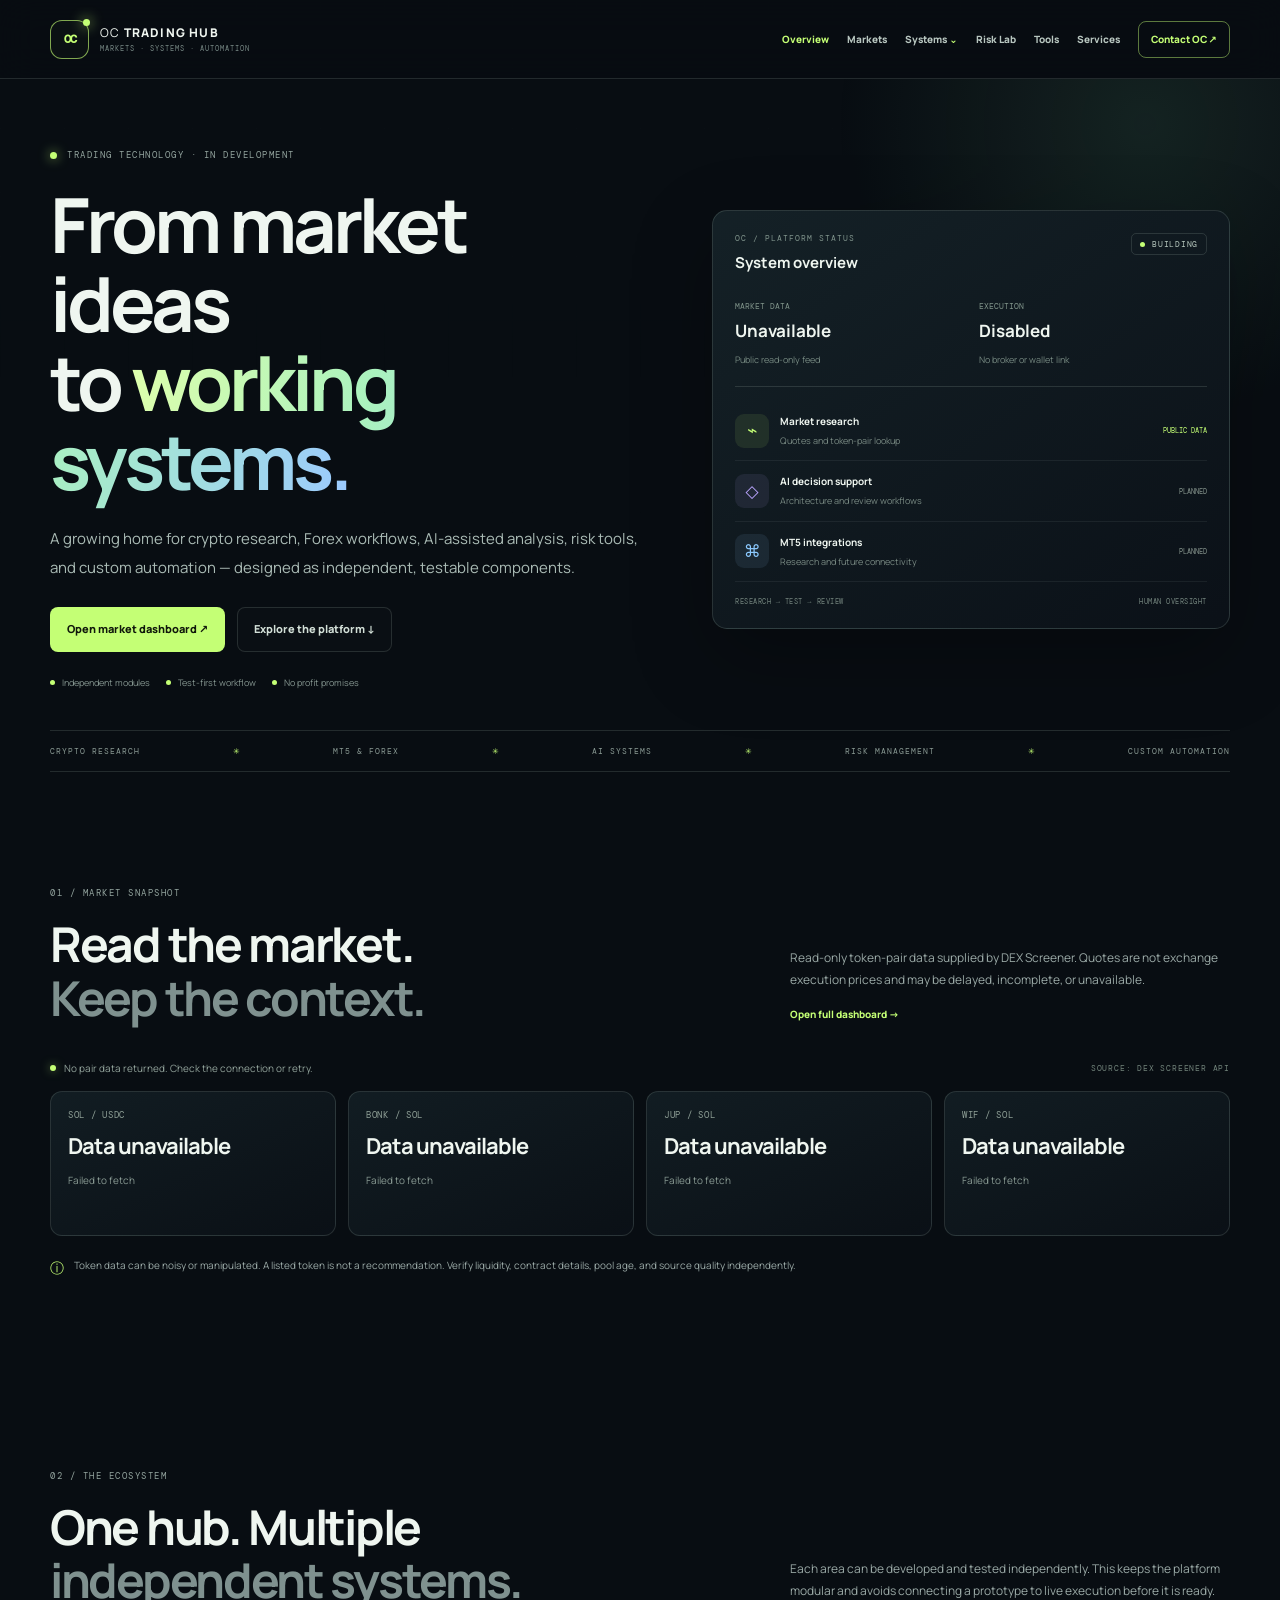
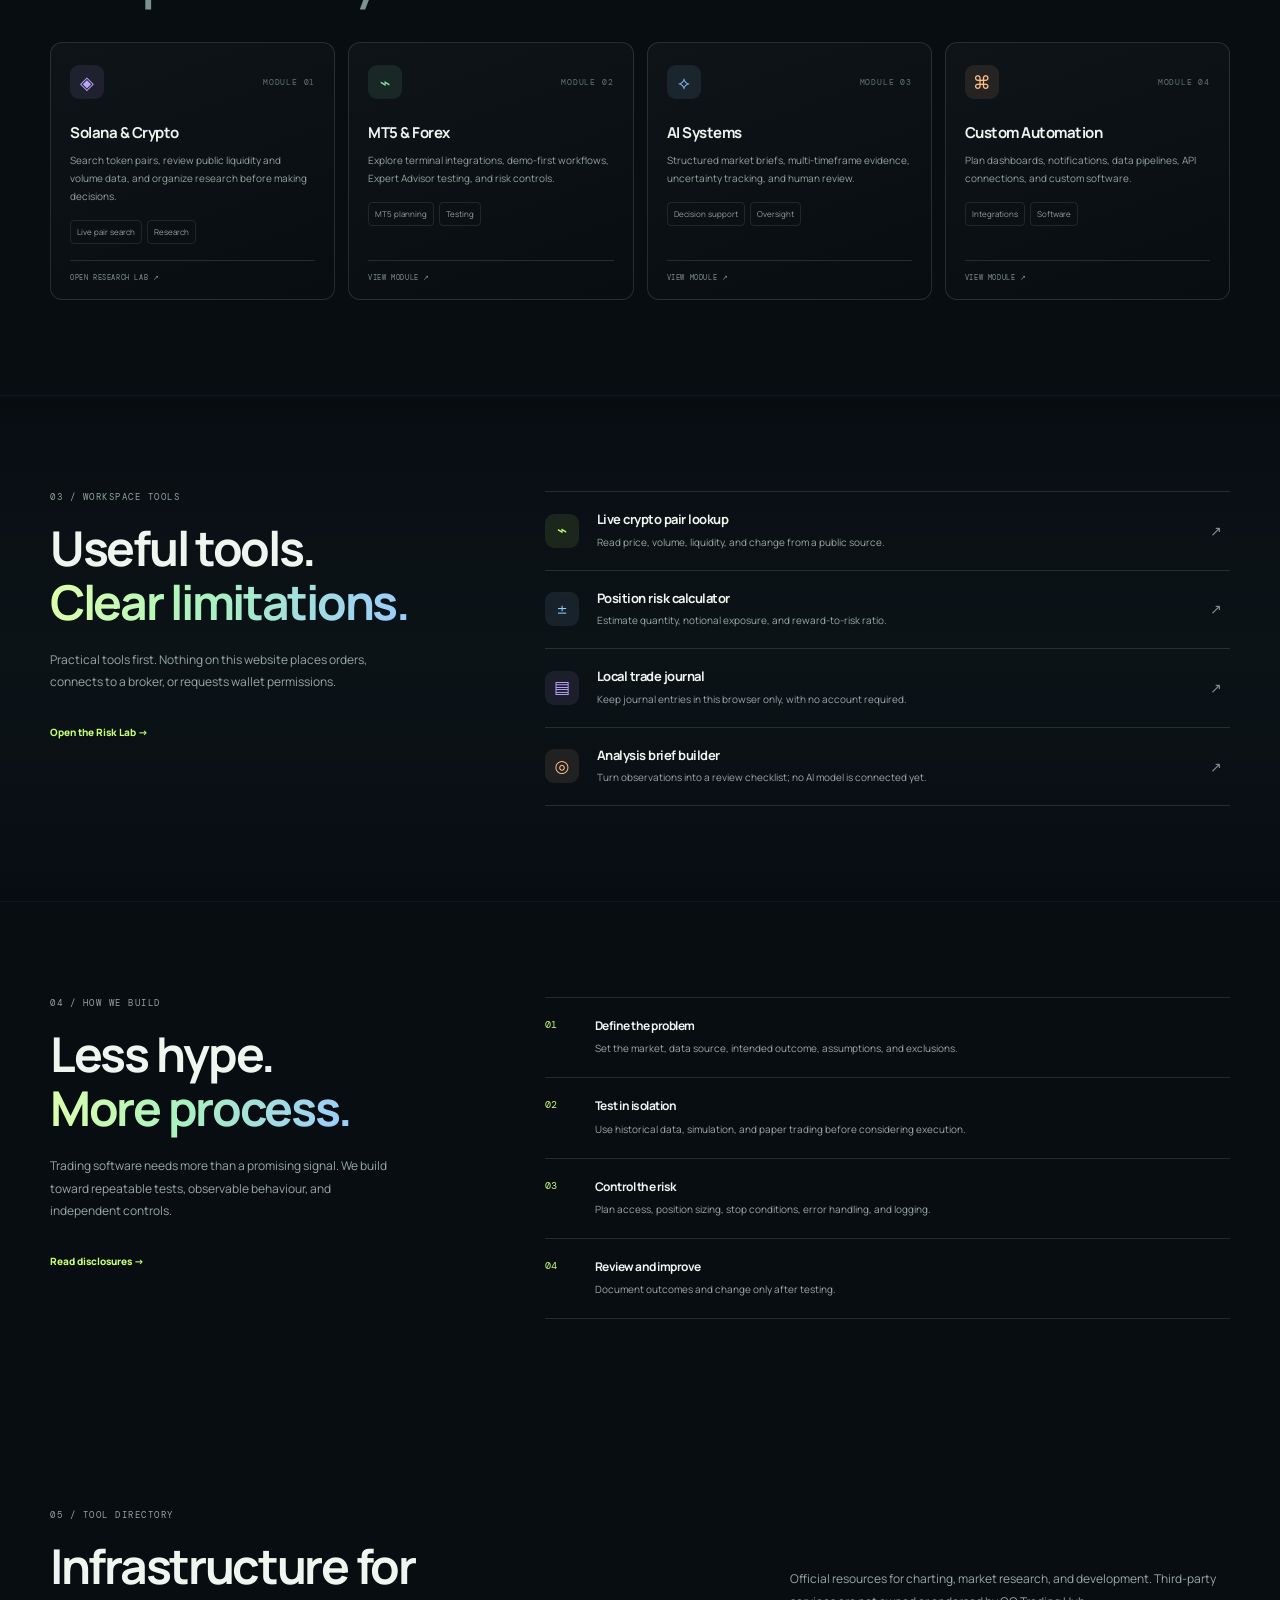
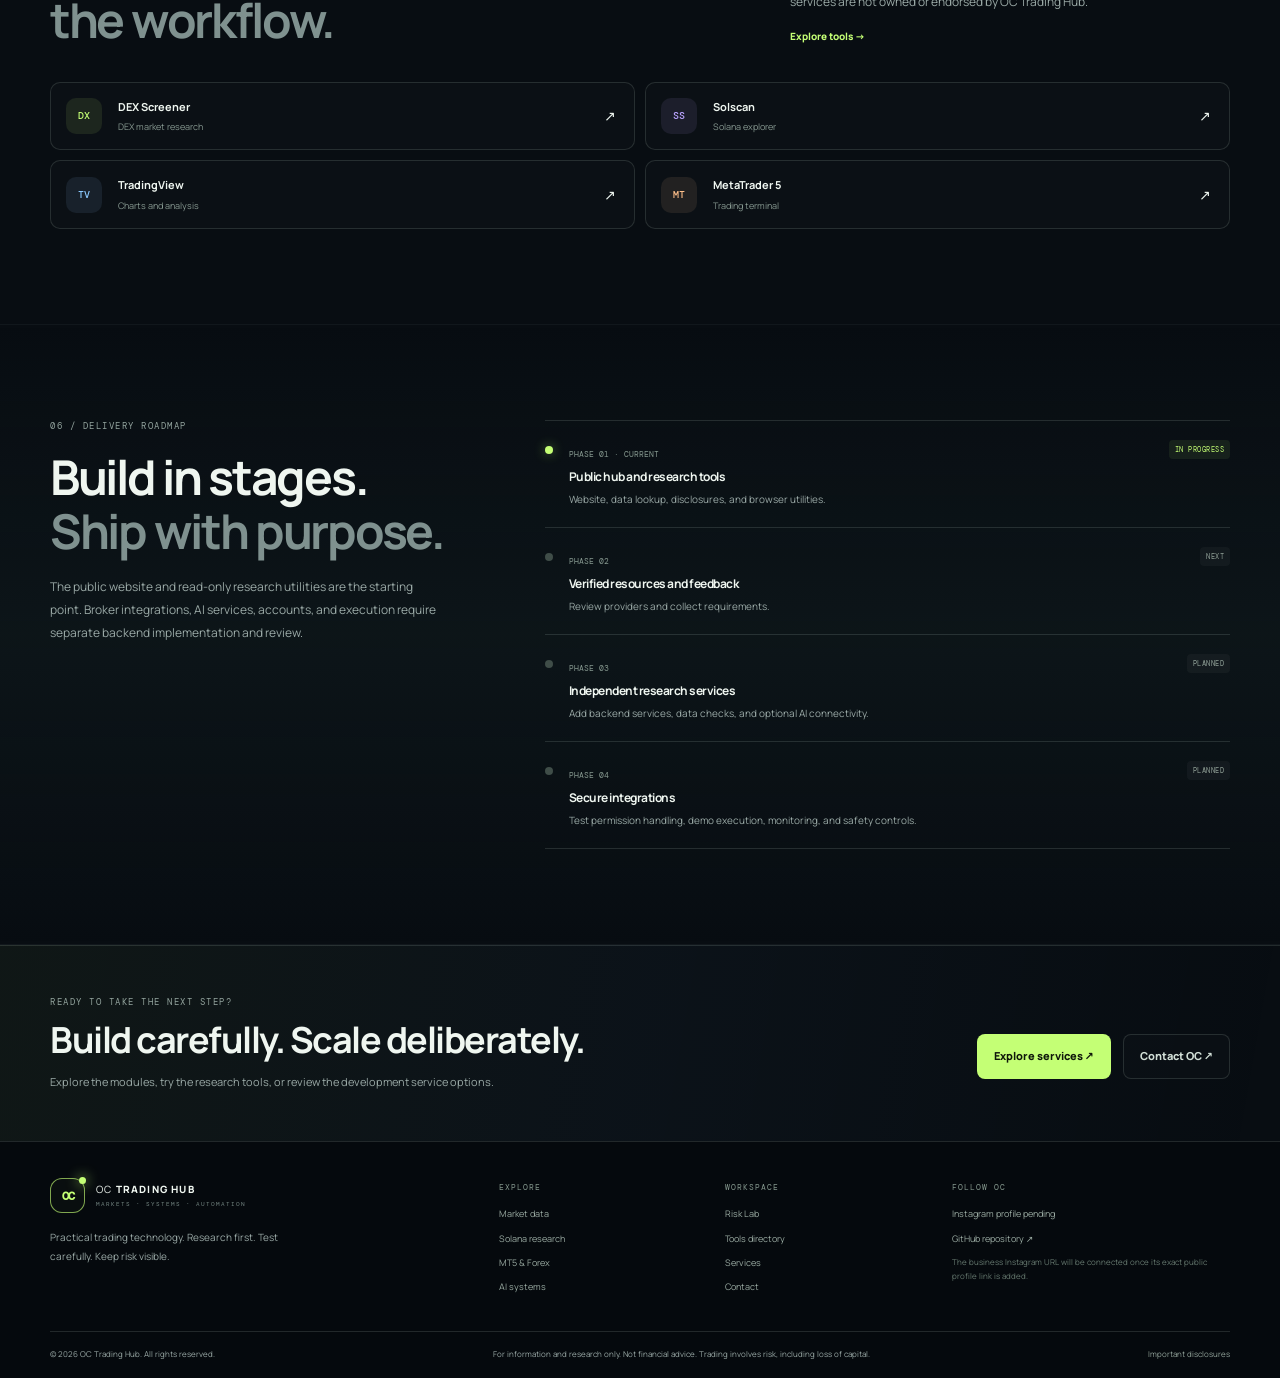
<file: index.html>
<!doctype html><html lang="en"><head><meta charset="utf-8"><meta name="viewport" content="width=device-width, initial-scale=1"><meta name="theme-color" content="#090e13"><meta name="description" content="A modular hub for crypto research, MT5 and Forex workflows, AI-assisted analysis, risk tools, and custom automation."><meta property="og:title" content="OC Trading Hub — Trading Technology & Research"><meta property="og:description" content="A modular hub for crypto research, MT5 and Forex workflows, AI-assisted analysis, risk tools, and custom automation."><meta property="og:type" content="website"><title>OC Trading Hub — Trading Technology & Research</title><link rel="icon" type="image/svg+xml" href="favicon.svg"><link rel="preconnect" href="https://fonts.googleapis.com"><link rel="preconnect" href="https://fonts.gstatic.com" crossorigin><link href="https://fonts.googleapis.com/css2?family=DM+Mono:wght@400;500&family=Manrope:wght@400;500;600;700;800&display=swap" rel="stylesheet"><link rel="stylesheet" href="styles.css"><script src="site-config.js" defer></script><script src="script.js" defer></script></head><body data-page="index"><a class="skip-link" href="#main">Skip to content</a><header class="site-header"><div class="container nav-wrap"><a class="brand" href="index.html" aria-label="OC Trading Hub home"><span class="brand-mark">OC<i></i></span><span class="brand-text">OC <b>TRADING HUB</b><small>MARKETS · SYSTEMS · AUTOMATION</small></span></a><button class="menu-toggle" id="menuToggle" aria-expanded="false" aria-controls="primaryNav" aria-label="Open navigation"><span></span><span></span></button><nav class="nav-links" id="primaryNav" aria-label="Main navigation"><a data-nav="home" href="index.html">Overview</a><a data-nav="markets" href="markets.html">Markets</a><details class="nav-dropdown"><summary>Systems <span>⌄</span></summary><div class="dropdown-menu"><a href="solana.html">Solana Research</a><a href="forex.html">MT5 &amp; Forex</a><a href="ai-systems.html">AI Systems</a><a href="automation.html">Custom Automation</a></div></details><a data-nav="risk" href="risk-lab.html">Risk Lab</a><a data-nav="tools" href="tools.html">Tools</a><a data-nav="services" href="services.html">Services</a><a class="nav-cta" href="contact.html">Contact OC ↗</a></nav></div></header><main id="main"><section class="hero section hero-home"><div class="hero-glow glow-a" aria-hidden="true"></div><div class="container hero-layout"><div class="hero-copy"><div class="eyebrow"><span class="pulse-dot"></span> TRADING TECHNOLOGY · IN DEVELOPMENT</div><h1>From market ideas<br>to <span class="gradient-text">working systems.</span></h1><p class="hero-lead">A growing home for crypto research, Forex workflows, AI-assisted analysis, risk tools, and custom automation — designed as independent, testable components.</p><div class="hero-actions"><a class="button button-primary" href="markets.html">Open market dashboard ↗</a><a class="button button-quiet" href="#ecosystem">Explore the platform ↓</a></div><div class="hero-points"><span><i></i> Independent modules</span><span><i></i> Test-first workflow</span><span><i></i> No profit promises</span></div></div><div class="hero-console"><div class="console-head"><div><span class="console-kicker">OC / PLATFORM STATUS</span><strong>System overview</strong></div><span class="status-dot">BUILDING</span></div><div class="console-stats"><div><span>MARKET DATA</span><strong id="heroDataStatus">Checking…</strong><small>Public read-only feed</small></div><div><span>EXECUTION</span><strong>Disabled</strong><small>No broker or wallet link</small></div></div><div class="console-divider"></div><div class="console-row"><span class="console-icon icon-lime">⌁</span><div><strong>Market research</strong><small>Quotes and token-pair lookup</small></div><span class="row-status">PUBLIC DATA</span></div><div class="console-row"><span class="console-icon icon-purple">◇</span><div><strong>AI decision support</strong><small>Architecture and review workflows</small></div><span class="row-status muted-status">PLANNED</span></div><div class="console-row"><span class="console-icon icon-blue">⌘</span><div><strong>MT5 integrations</strong><small>Research and future connectivity</small></div><span class="row-status muted-status">PLANNED</span></div><div class="console-bottom"><span>RESEARCH → TEST → REVIEW</span><span>HUMAN OVERSIGHT</span></div></div></div><div class="container ticker-wrap"><div class="ticker"><span>CRYPTO RESEARCH</span><b>✳</b><span>MT5 &amp; FOREX</span><b>✳</b><span>AI SYSTEMS</span><b>✳</b><span>RISK MANAGEMENT</span><b>✳</b><span>CUSTOM AUTOMATION</span></div></div></section>
<section class="section" id="market-preview"><div class="container"><div class="section-heading split-heading"><div><div class="eyebrow">01 / MARKET SNAPSHOT</div><h2>Read the market.<br><span class="muted-heading">Keep the context.</span></h2></div><div class="heading-side"><p>Read-only token-pair data supplied by DEX Screener. Quotes are not exchange execution prices and may be delayed, incomplete, or unavailable.</p><a class="text-link" href="markets.html">Open full dashboard →</a></div></div><div class="market-toolbar"><span class="live-indicator"><i></i><span id="marketFeedStatus">Connecting to public market data…</span></span><span class="market-source">SOURCE: DEX SCREENER API</span></div><div class="market-grid" data-market-board="home"><article class="market-card market-loading"><span class="market-symbol">SOL / USDC</span><strong>Loading pair data…</strong></article><article class="market-card market-loading"><span class="market-symbol">BONK / SOL</span><strong>Loading pair data…</strong></article><article class="market-card market-loading"><span class="market-symbol">JUP / SOL</span><strong>Loading pair data…</strong></article><article class="market-card market-loading"><span class="market-symbol">WIF / SOL</span><strong>Loading pair data…</strong></article></div><div class="section-footnote"><span>ⓘ</span><p>Token data can be noisy or manipulated. A listed token is not a recommendation. Verify liquidity, contract details, pool age, and source quality independently.</p></div></div></section>
<section class="section" id="ecosystem"><div class="container"><div class="section-heading split-heading"><div><div class="eyebrow">02 / THE ECOSYSTEM</div><h2>One hub. Multiple<br><span class="muted-heading">independent systems.</span></h2></div><p>Each area can be developed and tested independently. This keeps the platform modular and avoids connecting a prototype to live execution before it is ready.</p></div><div class="ecosystem-grid"><a class="ecosystem-card card-purple" href="solana.html"><div class="card-top"><span class="card-icon">◈</span><span class="card-index">MODULE 01</span></div><h3>Solana &amp; Crypto</h3><p>Search token pairs, review public liquidity and volume data, and organize research before making decisions.</p><div class="tag-row"><span>Live pair search</span><span>Research</span></div><div class="card-bottom">OPEN RESEARCH LAB ↗</div></a><a class="ecosystem-card card-green" href="forex.html"><div class="card-top"><span class="card-icon">⌁</span><span class="card-index">MODULE 02</span></div><h3>MT5 &amp; Forex</h3><p>Explore terminal integrations, demo-first workflows, Expert Advisor testing, and risk controls.</p><div class="tag-row"><span>MT5 planning</span><span>Testing</span></div><div class="card-bottom">VIEW MODULE ↗</div></a><a class="ecosystem-card card-blue" href="ai-systems.html"><div class="card-top"><span class="card-icon">⟡</span><span class="card-index">MODULE 03</span></div><h3>AI Systems</h3><p>Structured market briefs, multi-timeframe evidence, uncertainty tracking, and human review.</p><div class="tag-row"><span>Decision support</span><span>Oversight</span></div><div class="card-bottom">VIEW MODULE ↗</div></a><a class="ecosystem-card card-orange" href="automation.html"><div class="card-top"><span class="card-icon">⌘</span><span class="card-index">MODULE 04</span></div><h3>Custom Automation</h3><p>Plan dashboards, notifications, data pipelines, API connections, and custom software.</p><div class="tag-row"><span>Integrations</span><span>Software</span></div><div class="card-bottom">VIEW MODULE ↗</div></a></div></div></section>
<section class="section capability-section"><div class="container capability-layout"><div class="capability-intro"><div class="eyebrow">03 / WORKSPACE TOOLS</div><h2>Useful tools.<br><span class="gradient-text">Clear limitations.</span></h2><p>Practical tools first. Nothing on this website places orders, connects to a broker, or requests wallet permissions.</p><a class="text-link" href="risk-lab.html">Open the Risk Lab →</a></div><div class="capability-list"><a class="capability-row" href="markets.html"><span class="capability-icon icon-lime">⌁</span><div><h3>Live crypto pair lookup</h3><p>Read price, volume, liquidity, and change from a public source.</p></div><span class="capability-arrow">↗</span></a><a class="capability-row" href="risk-lab.html"><span class="capability-icon icon-blue">±</span><div><h3>Position risk calculator</h3><p>Estimate quantity, notional exposure, and reward-to-risk ratio.</p></div><span class="capability-arrow">↗</span></a><a class="capability-row" href="risk-lab.html#journal"><span class="capability-icon icon-purple">▤</span><div><h3>Local trade journal</h3><p>Keep journal entries in this browser only, with no account required.</p></div><span class="capability-arrow">↗</span></a><a class="capability-row" href="ai-systems.html"><span class="capability-icon icon-orange">◎</span><div><h3>Analysis brief builder</h3><p>Turn observations into a review checklist; no AI model is connected yet.</p></div><span class="capability-arrow">↗</span></a></div></div></section>
<section class="section"><div class="container process-layout"><div class="process-copy"><div class="eyebrow">04 / HOW WE BUILD</div><h2>Less hype.<br><span class="gradient-text">More process.</span></h2><p>Trading software needs more than a promising signal. We build toward repeatable tests, observable behaviour, and independent controls.</p><a class="text-link" href="disclaimer.html">Read disclosures →</a></div><div class="process-list"><div class="process-item"><span class="process-number">01</span><div><h3>Define the problem</h3><p>Set the market, data source, intended outcome, assumptions, and exclusions.</p></div></div><div class="process-item"><span class="process-number">02</span><div><h3>Test in isolation</h3><p>Use historical data, simulation, and paper trading before considering execution.</p></div></div><div class="process-item"><span class="process-number">03</span><div><h3>Control the risk</h3><p>Plan access, position sizing, stop conditions, error handling, and logging.</p></div></div><div class="process-item"><span class="process-number">04</span><div><h3>Review and improve</h3><p>Document outcomes and change only after testing.</p></div></div></div></div></section>
<section class="section"><div class="container"><div class="section-heading split-heading"><div><div class="eyebrow">05 / TOOL DIRECTORY</div><h2>Infrastructure for<br><span class="muted-heading">the workflow.</span></h2></div><div class="heading-side"><p>Official resources for charting, market research, and development. Third-party services are not owned or endorsed by OC Trading Hub.</p><a class="text-link" href="tools.html">Explore tools →</a></div></div><div class="tools-preview-grid"><a class="tool-preview" href="https://dexscreener.com/" target="_blank" rel="noopener noreferrer"><span class="tool-logo tool-logo-green">DX</span><span><strong>DEX Screener</strong><small>DEX market research</small></span><span>↗</span></a><a class="tool-preview" href="https://solscan.io/" target="_blank" rel="noopener noreferrer"><span class="tool-logo tool-logo-purple">SS</span><span><strong>Solscan</strong><small>Solana explorer</small></span><span>↗</span></a><a class="tool-preview" href="https://www.tradingview.com/" target="_blank" rel="noopener noreferrer"><span class="tool-logo tool-logo-blue">TV</span><span><strong>TradingView</strong><small>Charts and analysis</small></span><span>↗</span></a><a class="tool-preview" href="https://www.metatrader5.com/" target="_blank" rel="noopener noreferrer"><span class="tool-logo tool-logo-orange">MT</span><span><strong>MetaTrader 5</strong><small>Trading terminal</small></span><span>↗</span></a></div></div></section>
<section class="section subtle-section"><div class="container roadmap-layout"><div><div class="eyebrow">06 / DELIVERY ROADMAP</div><h2>Build in stages.<br><span class="muted-heading">Ship with purpose.</span></h2><p class="roadmap-intro">The public website and read-only research utilities are the starting point. Broker integrations, AI services, accounts, and execution require separate backend implementation and review.</p></div><div class="roadmap-list"><div class="roadmap-step current"><span class="roadmap-dot"></span><div><small>PHASE 01 · CURRENT</small><h3>Public hub and research tools</h3><p>Website, data lookup, disclosures, and browser utilities.</p></div><span class="phase-pill">IN PROGRESS</span></div><div class="roadmap-step"><span class="roadmap-dot"></span><div><small>PHASE 02</small><h3>Verified resources and feedback</h3><p>Review providers and collect requirements.</p></div><span class="phase-pill">NEXT</span></div><div class="roadmap-step"><span class="roadmap-dot"></span><div><small>PHASE 03</small><h3>Independent research services</h3><p>Add backend services, data checks, and optional AI connectivity.</p></div><span class="phase-pill">PLANNED</span></div><div class="roadmap-step"><span class="roadmap-dot"></span><div><small>PHASE 04</small><h3>Secure integrations</h3><p>Test permission handling, demo execution, monitoring, and safety controls.</p></div><span class="phase-pill">PLANNED</span></div></div></div></section>
<section class="contact-strip"><div class="container contact-strip-inner"><div><div class="eyebrow">READY TO TAKE THE NEXT STEP?</div><h2>Build carefully. Scale deliberately.</h2><p>Explore the modules, try the research tools, or review the development service options.</p></div><div class="hero-actions"><a class="button button-primary" href="services.html">Explore services ↗</a><a class="button button-quiet" href="contact.html">Contact OC ↗</a></div></div></section>
</main><footer class="site-footer"><div class="container footer-grid"><div class="footer-brand-col"><a class="brand footer-brand" href="index.html"><span class="brand-mark">OC<i></i></span><span class="brand-text">OC <b>TRADING HUB</b><small>MARKETS · SYSTEMS · AUTOMATION</small></span></a><p>Practical trading technology. Research first. Test carefully. Keep risk visible.</p></div><div><h3 class="footer-heading">Explore</h3><a href="markets.html">Market data</a><a href="solana.html">Solana research</a><a href="forex.html">MT5 &amp; Forex</a><a href="ai-systems.html">AI systems</a></div><div><h3 class="footer-heading">Workspace</h3><a href="risk-lab.html">Risk Lab</a><a href="tools.html">Tools directory</a><a href="services.html">Services</a><a href="contact.html">Contact</a></div><div><h3 class="footer-heading">Follow OC</h3><a data-instagram-link href="contact.html#instagram-status" aria-disabled="true">Instagram profile pending</a><a href="https://github.com/Abraham-001/OC-Trading-Hub" target="_blank" rel="noopener noreferrer">GitHub repository ↗</a><p class="footer-small">The business Instagram URL will be connected once its exact public profile link is added.</p></div></div><div class="container footer-bottom"><p>© <span id="year">2026</span> OC Trading Hub. All rights reserved.</p><p>For information and research only. Not financial advice. Trading involves risk, including loss of capital.</p><a href="disclaimer.html">Important disclosures</a></div></footer></body></html>
</file>
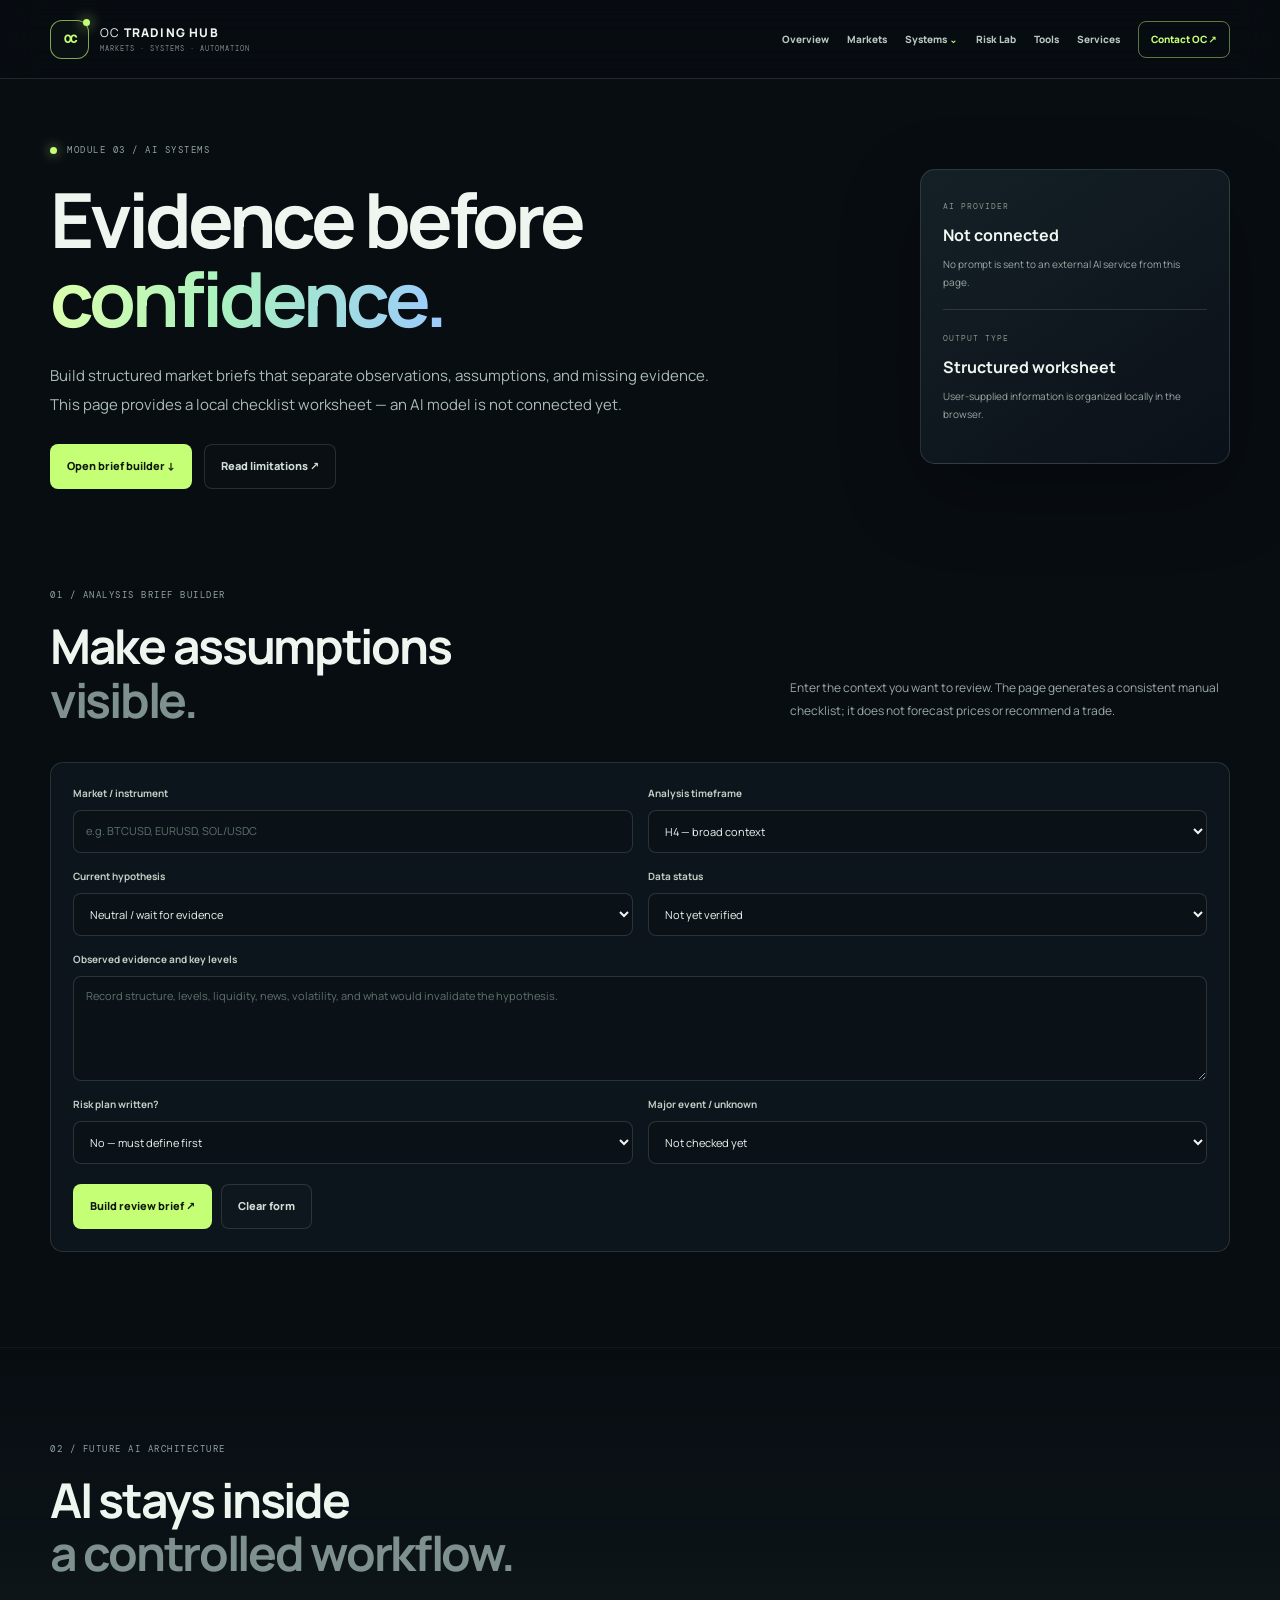
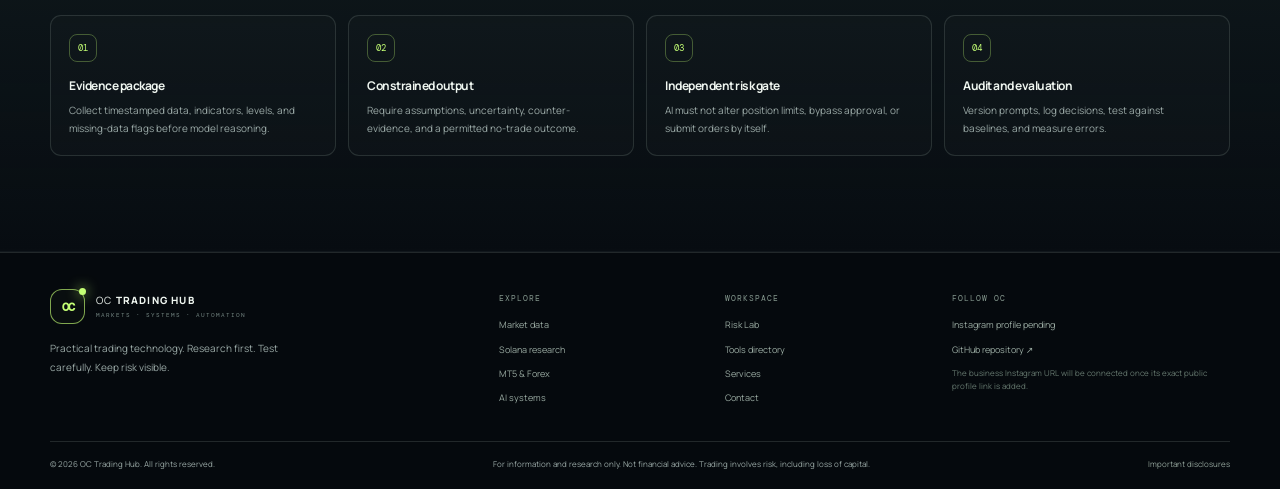
<file: ai-systems.html>
<!doctype html><html lang="en"><head><meta charset="utf-8"><meta name="viewport" content="width=device-width, initial-scale=1"><meta name="theme-color" content="#090e13"><meta name="description" content="Local analysis brief worksheet and planned architecture for evidence-first AI decision support."><meta property="og:title" content="AI Systems | OC Trading Hub"><meta property="og:description" content="Local analysis brief worksheet and planned architecture for evidence-first AI decision support."><meta property="og:type" content="website"><title>AI Systems | OC Trading Hub</title><link rel="icon" type="image/svg+xml" href="favicon.svg"><link rel="preconnect" href="https://fonts.googleapis.com"><link rel="preconnect" href="https://fonts.gstatic.com" crossorigin><link href="https://fonts.googleapis.com/css2?family=DM+Mono:wght@400;500&family=Manrope:wght@400;500;600;700;800&display=swap" rel="stylesheet"><link rel="stylesheet" href="styles.css"><script src="site-config.js" defer></script><script src="script.js" defer></script></head><body data-page="ai-systems"><a class="skip-link" href="#main">Skip to content</a><header class="site-header"><div class="container nav-wrap"><a class="brand" href="index.html" aria-label="OC Trading Hub home"><span class="brand-mark">OC<i></i></span><span class="brand-text">OC <b>TRADING HUB</b><small>MARKETS · SYSTEMS · AUTOMATION</small></span></a><button class="menu-toggle" id="menuToggle" aria-expanded="false" aria-controls="primaryNav" aria-label="Open navigation"><span></span><span></span></button><nav class="nav-links" id="primaryNav" aria-label="Main navigation"><a data-nav="home" href="index.html">Overview</a><a data-nav="markets" href="markets.html">Markets</a><details class="nav-dropdown"><summary>Systems <span>⌄</span></summary><div class="dropdown-menu"><a href="solana.html">Solana Research</a><a href="forex.html">MT5 &amp; Forex</a><a href="ai-systems.html">AI Systems</a><a href="automation.html">Custom Automation</a></div></details><a data-nav="risk" href="risk-lab.html">Risk Lab</a><a data-nav="tools" href="tools.html">Tools</a><a data-nav="services" href="services.html">Services</a><a class="nav-cta" href="contact.html">Contact OC ↗</a></nav></div></header><main id="main"><section class="page-hero section"><div class="container page-hero-grid"><div><div class="eyebrow"><span class="pulse-dot"></span> MODULE 03 / AI SYSTEMS</div><h1>Evidence before<br><span class="gradient-text">confidence.</span></h1><p class="hero-lead">Build structured market briefs that separate observations, assumptions, and missing evidence. This page provides a local checklist worksheet — an AI model is not connected yet.</p><div class="hero-actions"><a class="button button-primary" href="#brief-builder">Open brief builder ↓</a><a class="button button-quiet" href="disclaimer.html">Read limitations ↗</a></div></div><aside class="page-status-card"><span class="status-label">AI PROVIDER</span><strong>Not connected</strong><p>No prompt is sent to an external AI service from this page.</p><div class="status-divider"></div><span class="status-label">OUTPUT TYPE</span><strong>Structured worksheet</strong><p>User-supplied information is organized locally in the browser.</p></aside></div></section>
<section class="section tight-section" id="brief-builder"><div class="container"><div class="section-heading split-heading"><div><div class="eyebrow">01 / ANALYSIS BRIEF BUILDER</div><h2>Make assumptions<br><span class="muted-heading">visible.</span></h2></div><p>Enter the context you want to review. The page generates a consistent manual checklist; it does not forecast prices or recommend a trade.</p></div><form id="analysisBriefForm" class="tool-form"><div class="form-grid"><div class="field"><label for="briefMarket">Market / instrument</label><input id="briefMarket" maxlength="60" placeholder="e.g. BTCUSD, EURUSD, SOL/USDC" required></div><div class="field"><label for="briefSession">Analysis timeframe</label><select id="briefSession"><option>H4 — broad context</option><option>H1 — directional context</option><option>M15 — entry timing</option><option>Daily — longer-term context</option><option>Other / mixed</option></select></div><div class="field"><label for="briefBias">Current hypothesis</label><select id="briefBias"><option>Neutral / wait for evidence</option><option>Bullish hypothesis</option><option>Bearish hypothesis</option><option>Range / mean reversion</option></select></div><div class="field"><label for="briefDataStatus">Data status</label><select id="briefDataStatus"><option>Not yet verified</option><option>Current and verified</option><option>May be stale or incomplete</option></select></div><div class="field field-full"><label for="briefEvidence">Observed evidence and key levels</label><textarea id="briefEvidence" rows="4" maxlength="2000" placeholder="Record structure, levels, liquidity, news, volatility, and what would invalidate the hypothesis."></textarea></div><div class="field"><label for="briefRisk">Risk plan written?</label><select id="briefRisk"><option>No — must define first</option><option>Yes — written and checked</option></select></div><div class="field"><label for="briefEvent">Major event / unknown</label><select id="briefEvent"><option>Not checked yet</option><option>Calendar checked</option><option>Possible event risk</option><option>Not applicable / unknown</option></select></div></div><div class="form-actions"><button class="button button-primary" type="submit">Build review brief ↗</button><button class="button button-quiet" type="reset">Clear form</button></div></form><section class="generated-brief" id="generatedBrief" hidden aria-live="polite"><div class="generated-brief-head"><div><span class="status-label">LOCAL WORKSHEET</span><h3>Your structured review</h3></div><button class="button button-small button-quiet" id="copyBrief" type="button">Copy brief</button></div><div id="briefOutput" class="brief-output"></div><p class="brief-disclaimer">This is a structured checklist generated from your entries, not AI analysis or a trading signal.</p></section></div></section>
<section class="section subtle-section"><div class="container"><div class="section-heading"><div class="eyebrow">02 / FUTURE AI ARCHITECTURE</div><h2>AI stays inside<br><span class="muted-heading">a controlled workflow.</span></h2></div><div class="review-grid"><article class="review-card"><span>01</span><h3>Evidence package</h3><p>Collect timestamped data, indicators, levels, and missing-data flags before model reasoning.</p></article><article class="review-card"><span>02</span><h3>Constrained output</h3><p>Require assumptions, uncertainty, counter-evidence, and a permitted no-trade outcome.</p></article><article class="review-card"><span>03</span><h3>Independent risk gate</h3><p>AI must not alter position limits, bypass approval, or submit orders by itself.</p></article><article class="review-card"><span>04</span><h3>Audit and evaluation</h3><p>Version prompts, log decisions, test against baselines, and measure errors.</p></article></div></div></section>
</main><footer class="site-footer"><div class="container footer-grid"><div class="footer-brand-col"><a class="brand footer-brand" href="index.html"><span class="brand-mark">OC<i></i></span><span class="brand-text">OC <b>TRADING HUB</b><small>MARKETS · SYSTEMS · AUTOMATION</small></span></a><p>Practical trading technology. Research first. Test carefully. Keep risk visible.</p></div><div><h3 class="footer-heading">Explore</h3><a href="markets.html">Market data</a><a href="solana.html">Solana research</a><a href="forex.html">MT5 &amp; Forex</a><a href="ai-systems.html">AI systems</a></div><div><h3 class="footer-heading">Workspace</h3><a href="risk-lab.html">Risk Lab</a><a href="tools.html">Tools directory</a><a href="services.html">Services</a><a href="contact.html">Contact</a></div><div><h3 class="footer-heading">Follow OC</h3><a data-instagram-link href="contact.html#instagram-status" aria-disabled="true">Instagram profile pending</a><a href="https://github.com/Abraham-001/OC-Trading-Hub" target="_blank" rel="noopener noreferrer">GitHub repository ↗</a><p class="footer-small">The business Instagram URL will be connected once its exact public profile link is added.</p></div></div><div class="container footer-bottom"><p>© <span id="year">2026</span> OC Trading Hub. All rights reserved.</p><p>For information and research only. Not financial advice. Trading involves risk, including loss of capital.</p><a href="disclaimer.html">Important disclosures</a></div></footer></body></html>
</file>
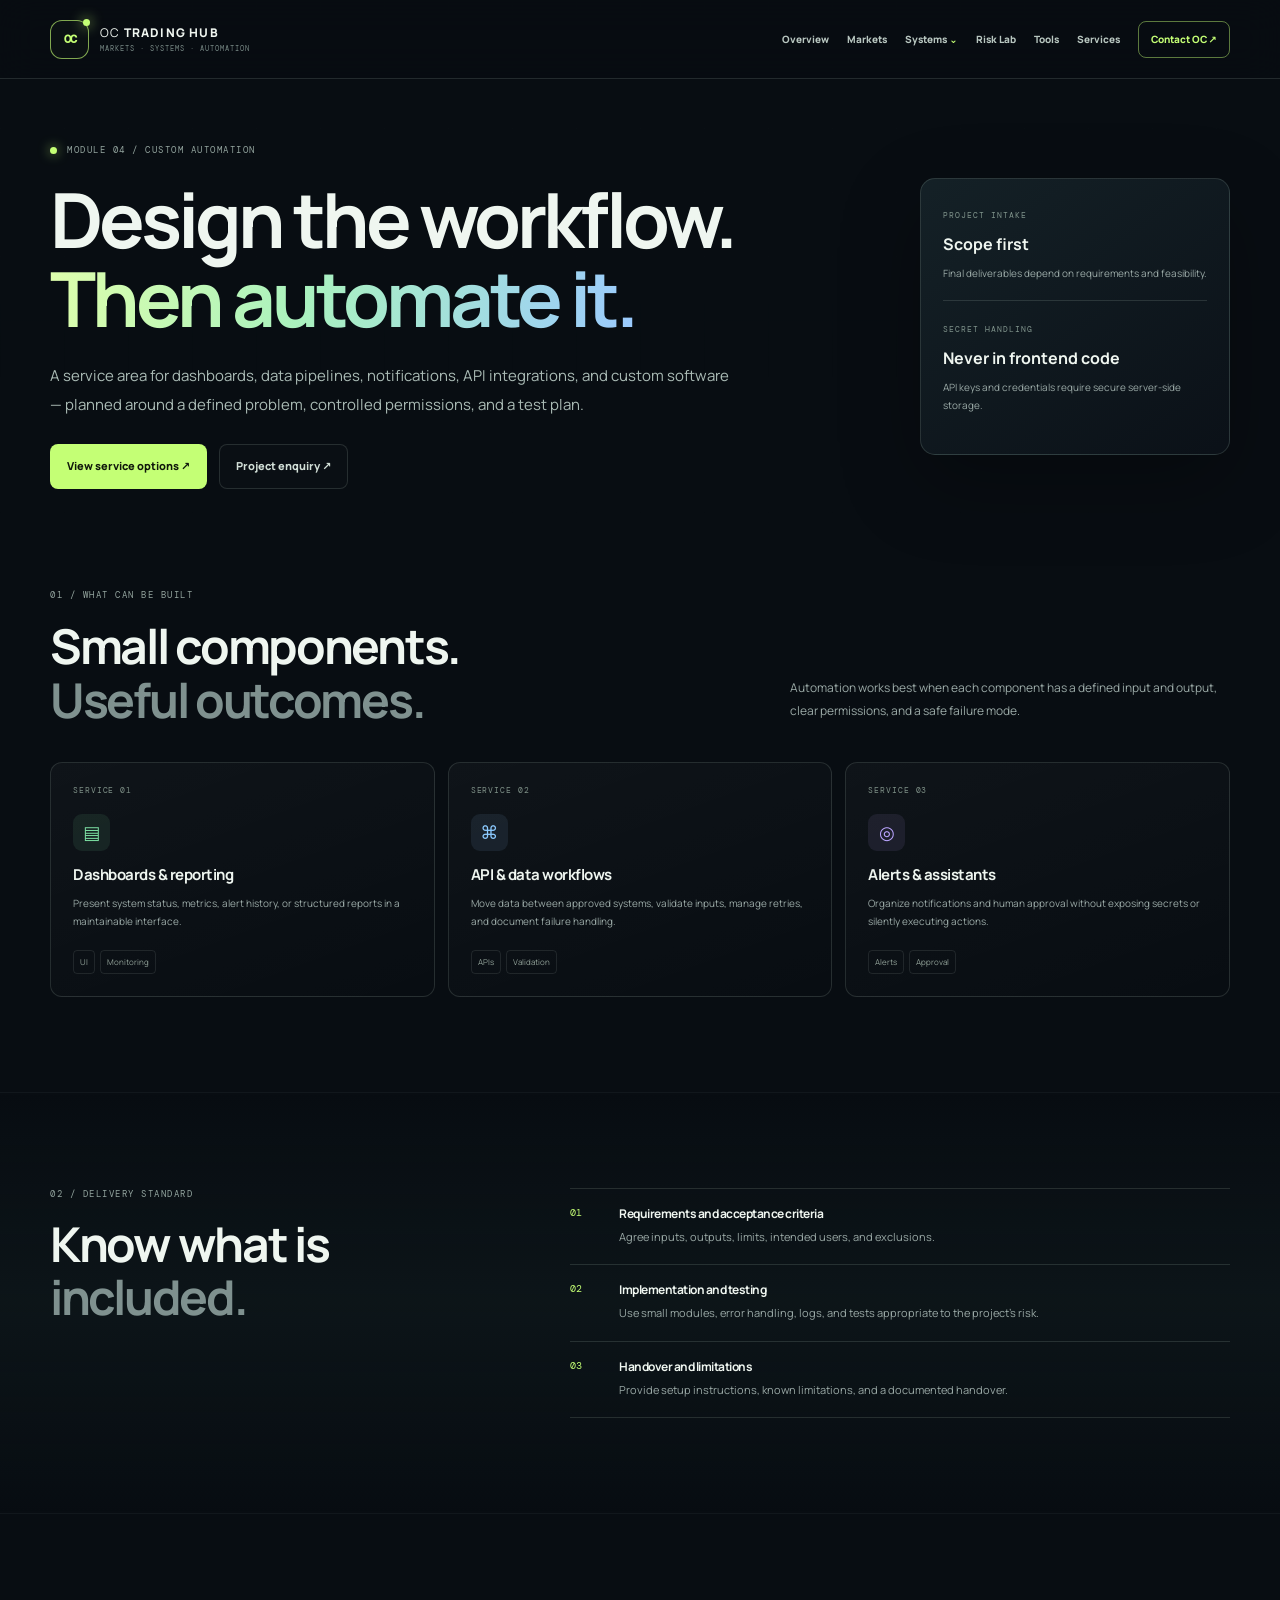
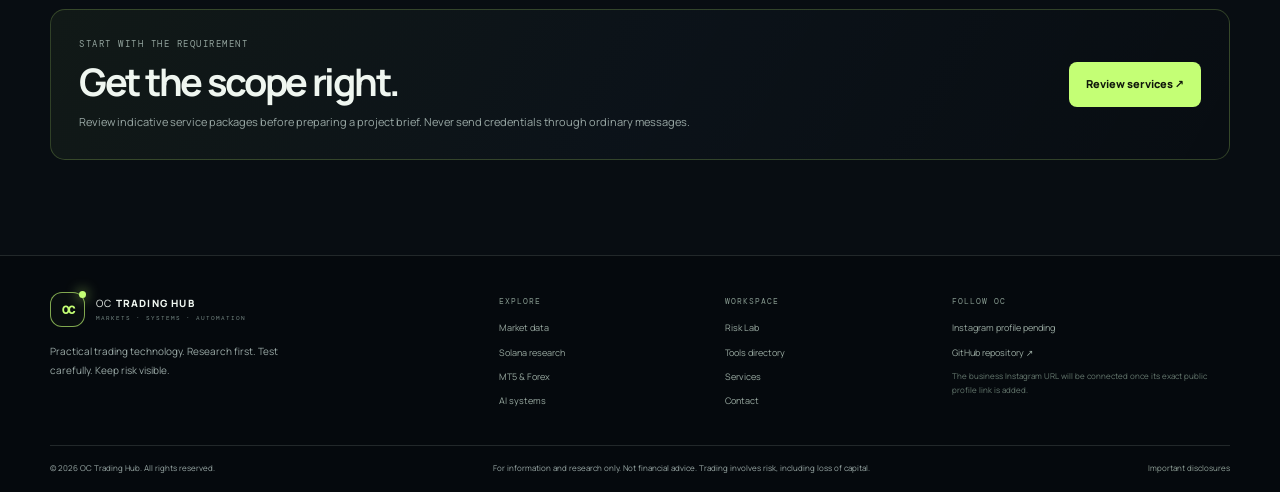
<file: automation.html>
<!doctype html><html lang="en"><head><meta charset="utf-8"><meta name="viewport" content="width=device-width, initial-scale=1"><meta name="theme-color" content="#090e13"><meta name="description" content="Custom dashboard, API, data workflow, and notification design with defined scope and testing."><meta property="og:title" content="Custom Automation | OC Trading Hub"><meta property="og:description" content="Custom dashboard, API, data workflow, and notification design with defined scope and testing."><meta property="og:type" content="website"><title>Custom Automation | OC Trading Hub</title><link rel="icon" type="image/svg+xml" href="favicon.svg"><link rel="preconnect" href="https://fonts.googleapis.com"><link rel="preconnect" href="https://fonts.gstatic.com" crossorigin><link href="https://fonts.googleapis.com/css2?family=DM+Mono:wght@400;500&family=Manrope:wght@400;500;600;700;800&display=swap" rel="stylesheet"><link rel="stylesheet" href="styles.css"><script src="site-config.js" defer></script><script src="script.js" defer></script></head><body data-page="automation"><a class="skip-link" href="#main">Skip to content</a><header class="site-header"><div class="container nav-wrap"><a class="brand" href="index.html" aria-label="OC Trading Hub home"><span class="brand-mark">OC<i></i></span><span class="brand-text">OC <b>TRADING HUB</b><small>MARKETS · SYSTEMS · AUTOMATION</small></span></a><button class="menu-toggle" id="menuToggle" aria-expanded="false" aria-controls="primaryNav" aria-label="Open navigation"><span></span><span></span></button><nav class="nav-links" id="primaryNav" aria-label="Main navigation"><a data-nav="home" href="index.html">Overview</a><a data-nav="markets" href="markets.html">Markets</a><details class="nav-dropdown"><summary>Systems <span>⌄</span></summary><div class="dropdown-menu"><a href="solana.html">Solana Research</a><a href="forex.html">MT5 &amp; Forex</a><a href="ai-systems.html">AI Systems</a><a href="automation.html">Custom Automation</a></div></details><a data-nav="risk" href="risk-lab.html">Risk Lab</a><a data-nav="tools" href="tools.html">Tools</a><a data-nav="services" href="services.html">Services</a><a class="nav-cta" href="contact.html">Contact OC ↗</a></nav></div></header><main id="main"><section class="page-hero section"><div class="container page-hero-grid"><div><div class="eyebrow"><span class="pulse-dot"></span> MODULE 04 / CUSTOM AUTOMATION</div><h1>Design the workflow.<br><span class="gradient-text">Then automate it.</span></h1><p class="hero-lead">A service area for dashboards, data pipelines, notifications, API integrations, and custom software — planned around a defined problem, controlled permissions, and a test plan.</p><div class="hero-actions"><a class="button button-primary" href="services.html">View service options ↗</a><a class="button button-quiet" href="contact.html">Project enquiry ↗</a></div></div><aside class="page-status-card"><span class="status-label">PROJECT INTAKE</span><strong>Scope first</strong><p>Final deliverables depend on requirements and feasibility.</p><div class="status-divider"></div><span class="status-label">SECRET HANDLING</span><strong>Never in frontend code</strong><p>API keys and credentials require secure server-side storage.</p></aside></div></section>
<section class="section tight-section"><div class="container"><div class="section-heading split-heading"><div><div class="eyebrow">01 / WHAT CAN BE BUILT</div><h2>Small components.<br><span class="muted-heading">Useful outcomes.</span></h2></div><p>Automation works best when each component has a defined input and output, clear permissions, and a safe failure mode.</p></div><div class="blueprint-grid"><article class="blueprint-card"><span class="blueprint-number">SERVICE 01</span><span class="blueprint-icon icon-green">▤</span><h3>Dashboards &amp; reporting</h3><p>Present system status, metrics, alert history, or structured reports in a maintainable interface.</p><div class="tag-row"><span>UI</span><span>Monitoring</span></div></article><article class="blueprint-card"><span class="blueprint-number">SERVICE 02</span><span class="blueprint-icon icon-blue">⌘</span><h3>API &amp; data workflows</h3><p>Move data between approved systems, validate inputs, manage retries, and document failure handling.</p><div class="tag-row"><span>APIs</span><span>Validation</span></div></article><article class="blueprint-card"><span class="blueprint-number">SERVICE 03</span><span class="blueprint-icon icon-purple">◎</span><h3>Alerts &amp; assistants</h3><p>Organize notifications and human approval without exposing secrets or silently executing actions.</p><div class="tag-row"><span>Alerts</span><span>Approval</span></div></article></div></div></section>
<section class="section subtle-section"><div class="container two-column-info"><div><div class="eyebrow">02 / DELIVERY STANDARD</div><h2>Know what is<br><span class="muted-heading">included.</span></h2></div><div class="sequence-list"><div><span>01</span><div><h3>Requirements and acceptance criteria</h3><p>Agree inputs, outputs, limits, intended users, and exclusions.</p></div></div><div><span>02</span><div><h3>Implementation and testing</h3><p>Use small modules, error handling, logs, and tests appropriate to the project's risk.</p></div></div><div><span>03</span><div><h3>Handover and limitations</h3><p>Provide setup instructions, known limitations, and a documented handover.</p></div></div></div></div></section>
<section class="section"><div class="container callout-panel"><div><div class="eyebrow">START WITH THE REQUIREMENT</div><h2>Get the scope right.</h2><p>Review indicative service packages before preparing a project brief. Never send credentials through ordinary messages.</p></div><a class="button button-primary" href="services.html">Review services ↗</a></div></section>
</main><footer class="site-footer"><div class="container footer-grid"><div class="footer-brand-col"><a class="brand footer-brand" href="index.html"><span class="brand-mark">OC<i></i></span><span class="brand-text">OC <b>TRADING HUB</b><small>MARKETS · SYSTEMS · AUTOMATION</small></span></a><p>Practical trading technology. Research first. Test carefully. Keep risk visible.</p></div><div><h3 class="footer-heading">Explore</h3><a href="markets.html">Market data</a><a href="solana.html">Solana research</a><a href="forex.html">MT5 &amp; Forex</a><a href="ai-systems.html">AI systems</a></div><div><h3 class="footer-heading">Workspace</h3><a href="risk-lab.html">Risk Lab</a><a href="tools.html">Tools directory</a><a href="services.html">Services</a><a href="contact.html">Contact</a></div><div><h3 class="footer-heading">Follow OC</h3><a data-instagram-link href="contact.html#instagram-status" aria-disabled="true">Instagram profile pending</a><a href="https://github.com/Abraham-001/OC-Trading-Hub" target="_blank" rel="noopener noreferrer">GitHub repository ↗</a><p class="footer-small">The business Instagram URL will be connected once its exact public profile link is added.</p></div></div><div class="container footer-bottom"><p>© <span id="year">2026</span> OC Trading Hub. All rights reserved.</p><p>For information and research only. Not financial advice. Trading involves risk, including loss of capital.</p><a href="disclaimer.html">Important disclosures</a></div></footer></body></html>
</file>
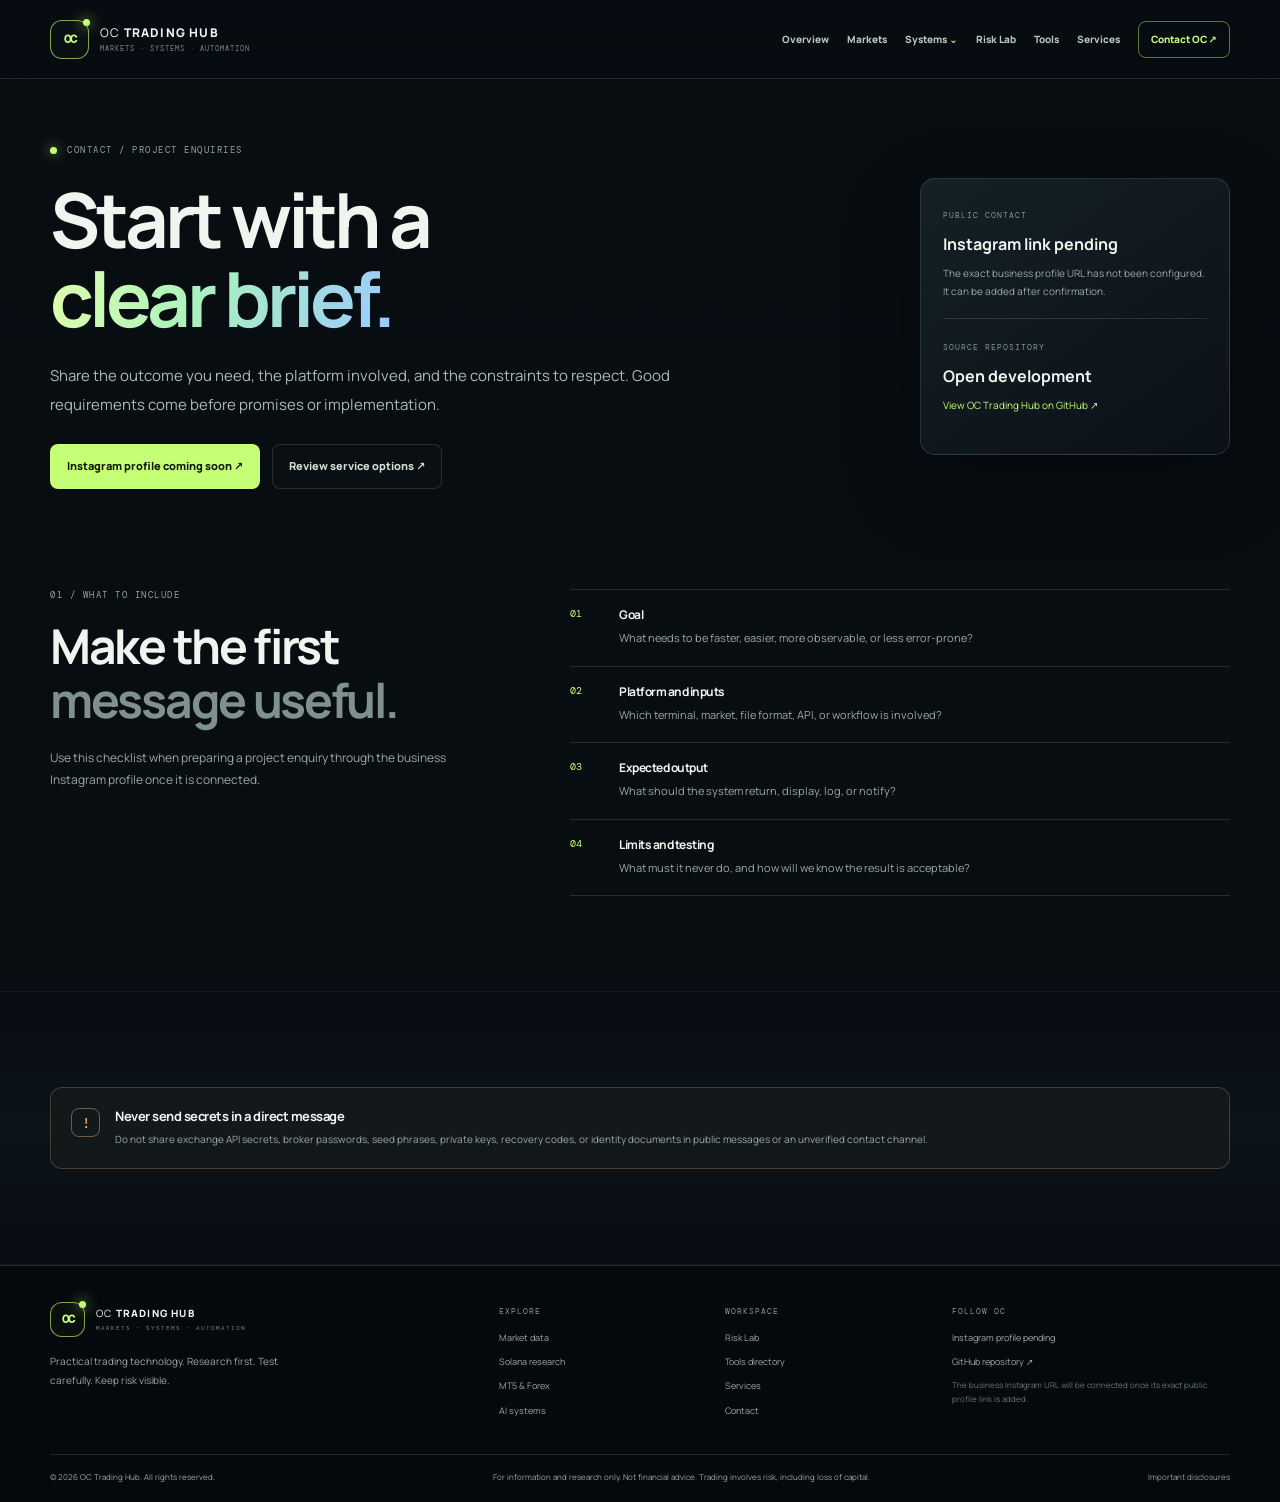
<file: contact.html>
<!doctype html><html lang="en"><head><meta charset="utf-8"><meta name="viewport" content="width=device-width, initial-scale=1"><meta name="theme-color" content="#090e13"><meta name="description" content="Prepare a project enquiry. The OC Trading Hub Instagram profile link will be enabled when its exact URL is configured."><meta property="og:title" content="Contact OC Trading Hub"><meta property="og:description" content="Prepare a project enquiry. The OC Trading Hub Instagram profile link will be enabled when its exact URL is configured."><meta property="og:type" content="website"><title>Contact OC Trading Hub</title><link rel="icon" type="image/svg+xml" href="favicon.svg"><link rel="preconnect" href="https://fonts.googleapis.com"><link rel="preconnect" href="https://fonts.gstatic.com" crossorigin><link href="https://fonts.googleapis.com/css2?family=DM+Mono:wght@400;500&family=Manrope:wght@400;500;600;700;800&display=swap" rel="stylesheet"><link rel="stylesheet" href="styles.css"><script src="site-config.js" defer></script><script src="script.js" defer></script></head><body data-page="contact"><a class="skip-link" href="#main">Skip to content</a><header class="site-header"><div class="container nav-wrap"><a class="brand" href="index.html" aria-label="OC Trading Hub home"><span class="brand-mark">OC<i></i></span><span class="brand-text">OC <b>TRADING HUB</b><small>MARKETS · SYSTEMS · AUTOMATION</small></span></a><button class="menu-toggle" id="menuToggle" aria-expanded="false" aria-controls="primaryNav" aria-label="Open navigation"><span></span><span></span></button><nav class="nav-links" id="primaryNav" aria-label="Main navigation"><a data-nav="home" href="index.html">Overview</a><a data-nav="markets" href="markets.html">Markets</a><details class="nav-dropdown"><summary>Systems <span>⌄</span></summary><div class="dropdown-menu"><a href="solana.html">Solana Research</a><a href="forex.html">MT5 &amp; Forex</a><a href="ai-systems.html">AI Systems</a><a href="automation.html">Custom Automation</a></div></details><a data-nav="risk" href="risk-lab.html">Risk Lab</a><a data-nav="tools" href="tools.html">Tools</a><a data-nav="services" href="services.html">Services</a><a class="nav-cta" href="contact.html">Contact OC ↗</a></nav></div></header><main id="main"><section class="page-hero section"><div class="container page-hero-grid"><div><div class="eyebrow"><span class="pulse-dot"></span> CONTACT / PROJECT ENQUIRIES</div><h1>Start with a<br><span class="gradient-text">clear brief.</span></h1><p class="hero-lead">Share the outcome you need, the platform involved, and the constraints to respect. Good requirements come before promises or implementation.</p><div class="hero-actions"><a class="button button-primary" data-instagram-link data-instagram-label href="#instagram-status" aria-disabled="true">Instagram profile coming soon ↗</a><a class="button button-quiet" href="services.html">Review service options ↗</a></div></div><aside class="page-status-card"><span class="status-label">PUBLIC CONTACT</span><strong id="instagram-status">Instagram link pending</strong><p>The exact business profile URL has not been configured. It can be added after confirmation.</p><div class="status-divider"></div><span class="status-label">SOURCE REPOSITORY</span><strong>Open development</strong><p><a href="https://github.com/Abraham-001/OC-Trading-Hub" target="_blank" rel="noopener noreferrer">View OC Trading Hub on GitHub ↗</a></p></aside></div></section>
<section class="section tight-section"><div class="container contact-content-grid"><div><div class="eyebrow">01 / WHAT TO INCLUDE</div><h2>Make the first<br><span class="muted-heading">message useful.</span></h2><p class="muted-copy">Use this checklist when preparing a project enquiry through the business Instagram profile once it is connected.</p></div><div class="contact-checks"><div><span>01</span><div><h3>Goal</h3><p>What needs to be faster, easier, more observable, or less error-prone?</p></div></div><div><span>02</span><div><h3>Platform and inputs</h3><p>Which terminal, market, file format, API, or workflow is involved?</p></div></div><div><span>03</span><div><h3>Expected output</h3><p>What should the system return, display, log, or notify?</p></div></div><div><span>04</span><div><h3>Limits and testing</h3><p>What must it never do, and how will we know the result is acceptable?</p></div></div></div></div></section>
<section class="section subtle-section"><div class="container"><div class="security-notice"><span class="notice-symbol">!</span><div><h3>Never send secrets in a direct message</h3><p>Do not share exchange API secrets, broker passwords, seed phrases, private keys, recovery codes, or identity documents in public messages or an unverified contact channel.</p></div></div></div></section>
</main><footer class="site-footer"><div class="container footer-grid"><div class="footer-brand-col"><a class="brand footer-brand" href="index.html"><span class="brand-mark">OC<i></i></span><span class="brand-text">OC <b>TRADING HUB</b><small>MARKETS · SYSTEMS · AUTOMATION</small></span></a><p>Practical trading technology. Research first. Test carefully. Keep risk visible.</p></div><div><h3 class="footer-heading">Explore</h3><a href="markets.html">Market data</a><a href="solana.html">Solana research</a><a href="forex.html">MT5 &amp; Forex</a><a href="ai-systems.html">AI systems</a></div><div><h3 class="footer-heading">Workspace</h3><a href="risk-lab.html">Risk Lab</a><a href="tools.html">Tools directory</a><a href="services.html">Services</a><a href="contact.html">Contact</a></div><div><h3 class="footer-heading">Follow OC</h3><a data-instagram-link href="contact.html#instagram-status" aria-disabled="true">Instagram profile pending</a><a href="https://github.com/Abraham-001/OC-Trading-Hub" target="_blank" rel="noopener noreferrer">GitHub repository ↗</a><p class="footer-small">The business Instagram URL will be connected once its exact public profile link is added.</p></div></div><div class="container footer-bottom"><p>© <span id="year">2026</span> OC Trading Hub. All rights reserved.</p><p>For information and research only. Not financial advice. Trading involves risk, including loss of capital.</p><a href="disclaimer.html">Important disclosures</a></div></footer></body></html>
</file>
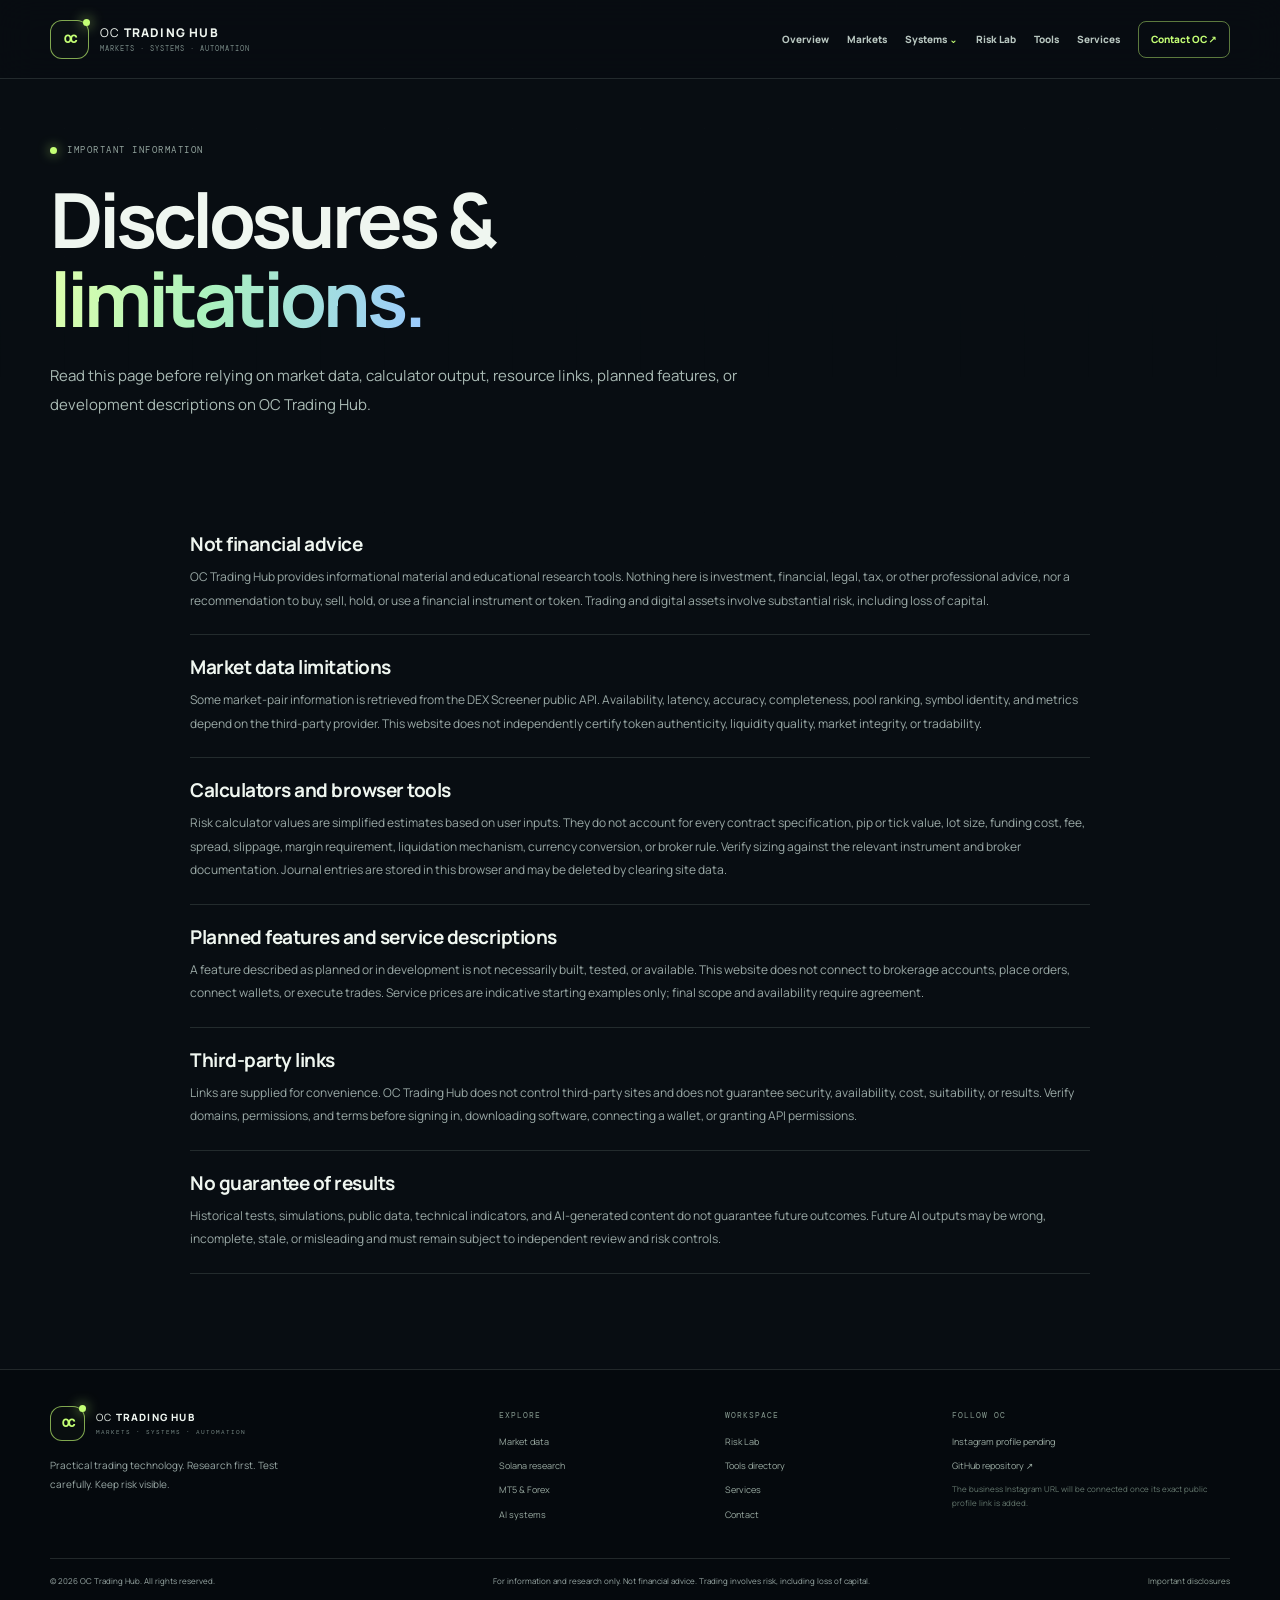
<file: disclaimer.html>
<!doctype html><html lang="en"><head><meta charset="utf-8"><meta name="viewport" content="width=device-width, initial-scale=1"><meta name="theme-color" content="#090e13"><meta name="description" content="Market data, calculator, third-party resource, development, and trading risk disclosures."><meta property="og:title" content="Disclosures | OC Trading Hub"><meta property="og:description" content="Market data, calculator, third-party resource, development, and trading risk disclosures."><meta property="og:type" content="website"><title>Disclosures | OC Trading Hub</title><link rel="icon" type="image/svg+xml" href="favicon.svg"><link rel="preconnect" href="https://fonts.googleapis.com"><link rel="preconnect" href="https://fonts.gstatic.com" crossorigin><link href="https://fonts.googleapis.com/css2?family=DM+Mono:wght@400;500&family=Manrope:wght@400;500;600;700;800&display=swap" rel="stylesheet"><link rel="stylesheet" href="styles.css"><script src="site-config.js" defer></script><script src="script.js" defer></script></head><body data-page="disclaimer"><a class="skip-link" href="#main">Skip to content</a><header class="site-header"><div class="container nav-wrap"><a class="brand" href="index.html" aria-label="OC Trading Hub home"><span class="brand-mark">OC<i></i></span><span class="brand-text">OC <b>TRADING HUB</b><small>MARKETS · SYSTEMS · AUTOMATION</small></span></a><button class="menu-toggle" id="menuToggle" aria-expanded="false" aria-controls="primaryNav" aria-label="Open navigation"><span></span><span></span></button><nav class="nav-links" id="primaryNav" aria-label="Main navigation"><a data-nav="home" href="index.html">Overview</a><a data-nav="markets" href="markets.html">Markets</a><details class="nav-dropdown"><summary>Systems <span>⌄</span></summary><div class="dropdown-menu"><a href="solana.html">Solana Research</a><a href="forex.html">MT5 &amp; Forex</a><a href="ai-systems.html">AI Systems</a><a href="automation.html">Custom Automation</a></div></details><a data-nav="risk" href="risk-lab.html">Risk Lab</a><a data-nav="tools" href="tools.html">Tools</a><a data-nav="services" href="services.html">Services</a><a class="nav-cta" href="contact.html">Contact OC ↗</a></nav></div></header><main id="main"><section class="page-hero section"><div class="container"><div class="eyebrow"><span class="pulse-dot"></span> IMPORTANT INFORMATION</div><h1>Disclosures &amp;<br><span class="gradient-text">limitations.</span></h1><p class="hero-lead">Read this page before relying on market data, calculator output, resource links, planned features, or development descriptions on OC Trading Hub.</p></div></section>
<section class="section tight-section"><div class="container legal-content"><article><h2>Not financial advice</h2><p>OC Trading Hub provides informational material and educational research tools. Nothing here is investment, financial, legal, tax, or other professional advice, nor a recommendation to buy, sell, hold, or use a financial instrument or token. Trading and digital assets involve substantial risk, including loss of capital.</p></article><article><h2>Market data limitations</h2><p>Some market-pair information is retrieved from the DEX Screener public API. Availability, latency, accuracy, completeness, pool ranking, symbol identity, and metrics depend on the third-party provider. This website does not independently certify token authenticity, liquidity quality, market integrity, or tradability.</p></article><article><h2>Calculators and browser tools</h2><p>Risk calculator values are simplified estimates based on user inputs. They do not account for every contract specification, pip or tick value, lot size, funding cost, fee, spread, slippage, margin requirement, liquidation mechanism, currency conversion, or broker rule. Verify sizing against the relevant instrument and broker documentation. Journal entries are stored in this browser and may be deleted by clearing site data.</p></article><article><h2>Planned features and service descriptions</h2><p>A feature described as planned or in development is not necessarily built, tested, or available. This website does not connect to brokerage accounts, place orders, connect wallets, or execute trades. Service prices are indicative starting examples only; final scope and availability require agreement.</p></article><article><h2>Third-party links</h2><p>Links are supplied for convenience. OC Trading Hub does not control third-party sites and does not guarantee security, availability, cost, suitability, or results. Verify domains, permissions, and terms before signing in, downloading software, connecting a wallet, or granting API permissions.</p></article><article><h2>No guarantee of results</h2><p>Historical tests, simulations, public data, technical indicators, and AI-generated content do not guarantee future outcomes. Future AI outputs may be wrong, incomplete, stale, or misleading and must remain subject to independent review and risk controls.</p></article></div></section>
</main><footer class="site-footer"><div class="container footer-grid"><div class="footer-brand-col"><a class="brand footer-brand" href="index.html"><span class="brand-mark">OC<i></i></span><span class="brand-text">OC <b>TRADING HUB</b><small>MARKETS · SYSTEMS · AUTOMATION</small></span></a><p>Practical trading technology. Research first. Test carefully. Keep risk visible.</p></div><div><h3 class="footer-heading">Explore</h3><a href="markets.html">Market data</a><a href="solana.html">Solana research</a><a href="forex.html">MT5 &amp; Forex</a><a href="ai-systems.html">AI systems</a></div><div><h3 class="footer-heading">Workspace</h3><a href="risk-lab.html">Risk Lab</a><a href="tools.html">Tools directory</a><a href="services.html">Services</a><a href="contact.html">Contact</a></div><div><h3 class="footer-heading">Follow OC</h3><a data-instagram-link href="contact.html#instagram-status" aria-disabled="true">Instagram profile pending</a><a href="https://github.com/Abraham-001/OC-Trading-Hub" target="_blank" rel="noopener noreferrer">GitHub repository ↗</a><p class="footer-small">The business Instagram URL will be connected once its exact public profile link is added.</p></div></div><div class="container footer-bottom"><p>© <span id="year">2026</span> OC Trading Hub. All rights reserved.</p><p>For information and research only. Not financial advice. Trading involves risk, including loss of capital.</p><a href="disclaimer.html">Important disclosures</a></div></footer></body></html>
</file>
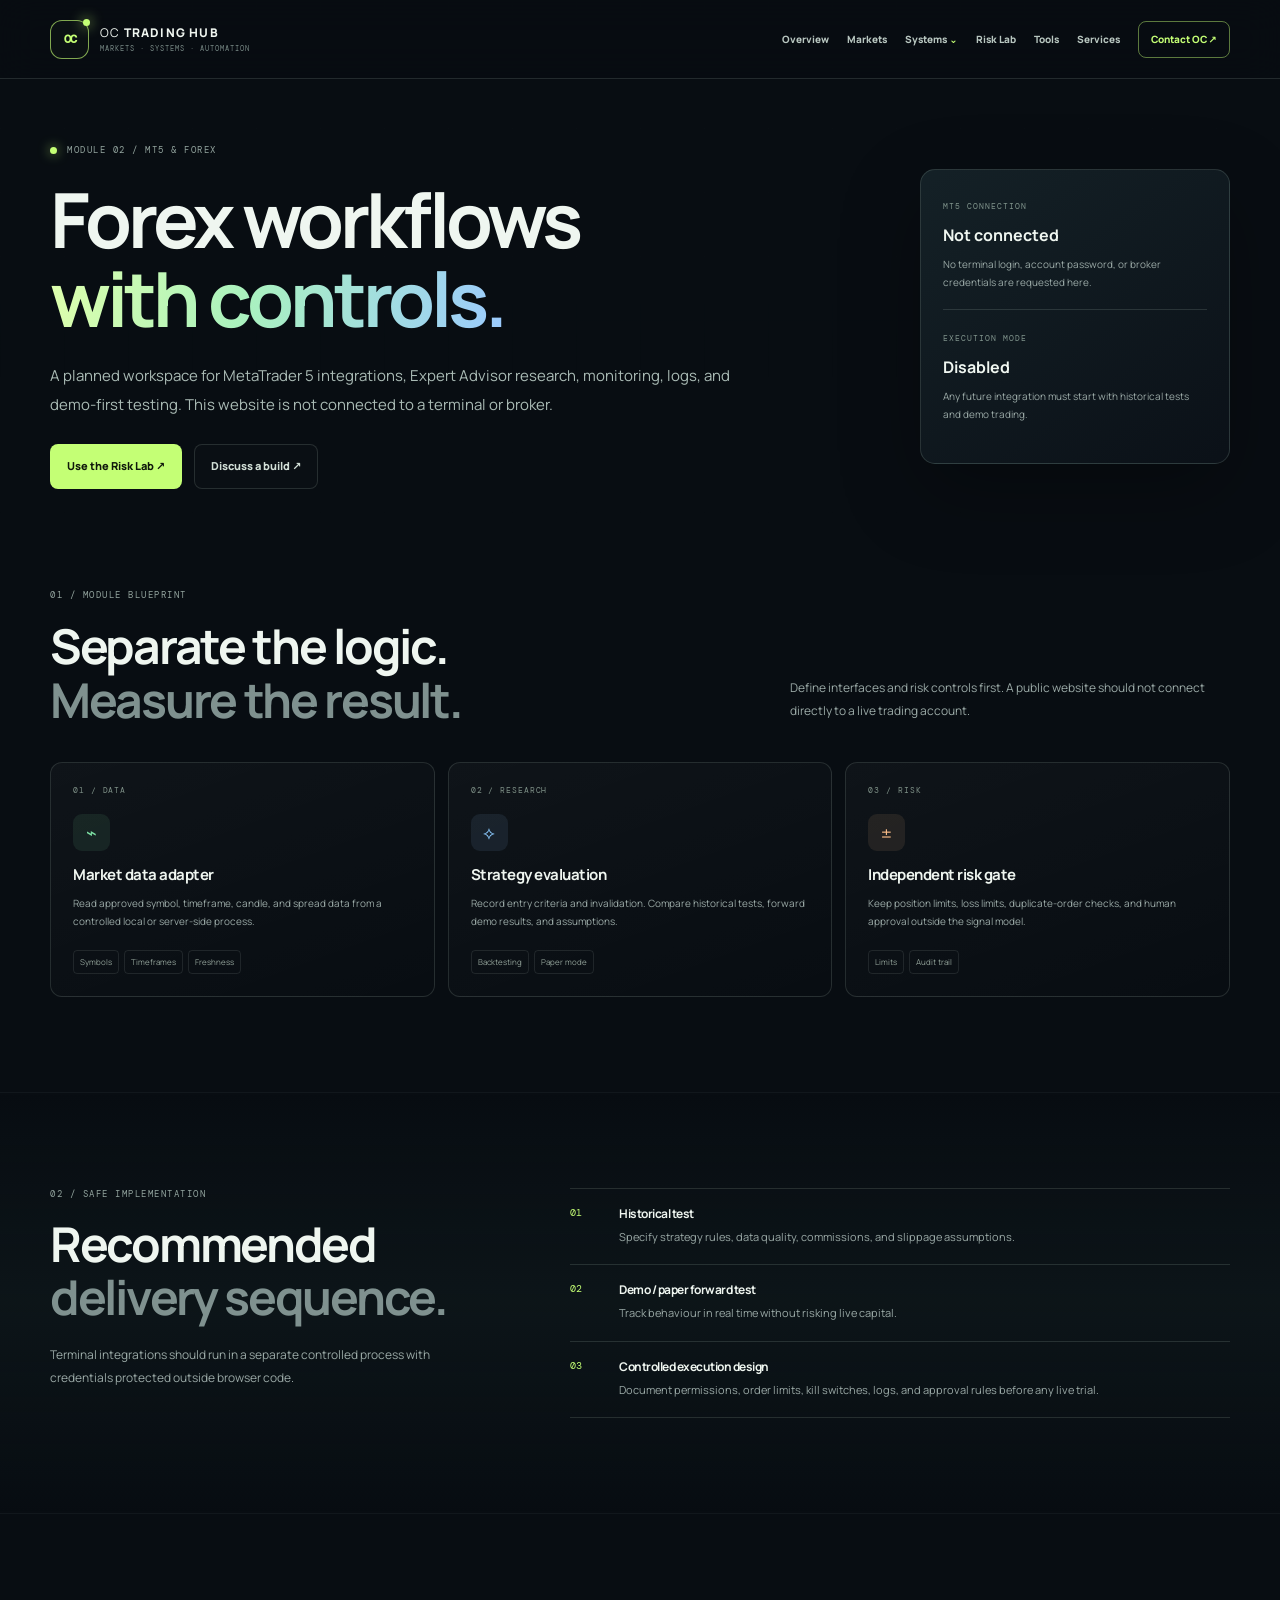
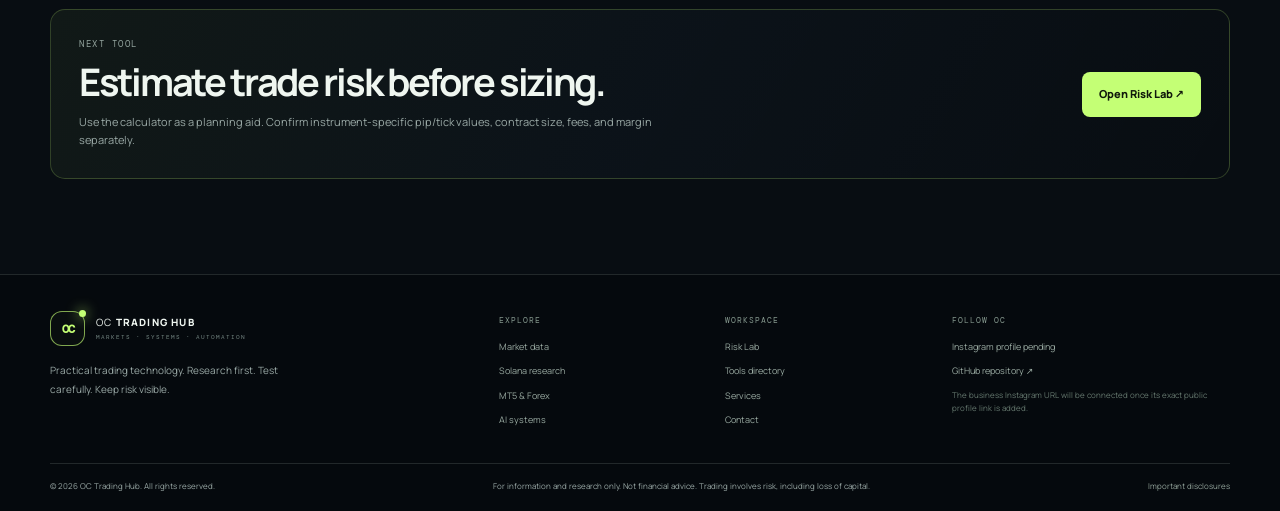
<file: forex.html>
<!doctype html><html lang="en"><head><meta charset="utf-8"><meta name="viewport" content="width=device-width, initial-scale=1"><meta name="theme-color" content="#090e13"><meta name="description" content="Planned MetaTrader 5 and Forex workflows, strategy research, demo-first testing, and independent risk controls."><meta property="og:title" content="MT5 & Forex | OC Trading Hub"><meta property="og:description" content="Planned MetaTrader 5 and Forex workflows, strategy research, demo-first testing, and independent risk controls."><meta property="og:type" content="website"><title>MT5 & Forex | OC Trading Hub</title><link rel="icon" type="image/svg+xml" href="favicon.svg"><link rel="preconnect" href="https://fonts.googleapis.com"><link rel="preconnect" href="https://fonts.gstatic.com" crossorigin><link href="https://fonts.googleapis.com/css2?family=DM+Mono:wght@400;500&family=Manrope:wght@400;500;600;700;800&display=swap" rel="stylesheet"><link rel="stylesheet" href="styles.css"><script src="site-config.js" defer></script><script src="script.js" defer></script></head><body data-page="forex"><a class="skip-link" href="#main">Skip to content</a><header class="site-header"><div class="container nav-wrap"><a class="brand" href="index.html" aria-label="OC Trading Hub home"><span class="brand-mark">OC<i></i></span><span class="brand-text">OC <b>TRADING HUB</b><small>MARKETS · SYSTEMS · AUTOMATION</small></span></a><button class="menu-toggle" id="menuToggle" aria-expanded="false" aria-controls="primaryNav" aria-label="Open navigation"><span></span><span></span></button><nav class="nav-links" id="primaryNav" aria-label="Main navigation"><a data-nav="home" href="index.html">Overview</a><a data-nav="markets" href="markets.html">Markets</a><details class="nav-dropdown"><summary>Systems <span>⌄</span></summary><div class="dropdown-menu"><a href="solana.html">Solana Research</a><a href="forex.html">MT5 &amp; Forex</a><a href="ai-systems.html">AI Systems</a><a href="automation.html">Custom Automation</a></div></details><a data-nav="risk" href="risk-lab.html">Risk Lab</a><a data-nav="tools" href="tools.html">Tools</a><a data-nav="services" href="services.html">Services</a><a class="nav-cta" href="contact.html">Contact OC ↗</a></nav></div></header><main id="main"><section class="page-hero section"><div class="container page-hero-grid"><div><div class="eyebrow"><span class="pulse-dot"></span> MODULE 02 / MT5 &amp; FOREX</div><h1>Forex workflows<br><span class="gradient-text">with controls.</span></h1><p class="hero-lead">A planned workspace for MetaTrader 5 integrations, Expert Advisor research, monitoring, logs, and demo-first testing. This website is not connected to a terminal or broker.</p><div class="hero-actions"><a class="button button-primary" href="risk-lab.html">Use the Risk Lab ↗</a><a class="button button-quiet" href="services.html">Discuss a build ↗</a></div></div><aside class="page-status-card"><span class="status-label">MT5 CONNECTION</span><strong>Not connected</strong><p>No terminal login, account password, or broker credentials are requested here.</p><div class="status-divider"></div><span class="status-label">EXECUTION MODE</span><strong>Disabled</strong><p>Any future integration must start with historical tests and demo trading.</p></aside></div></section>
<section class="section tight-section"><div class="container"><div class="section-heading split-heading"><div><div class="eyebrow">01 / MODULE BLUEPRINT</div><h2>Separate the logic.<br><span class="muted-heading">Measure the result.</span></h2></div><p>Define interfaces and risk controls first. A public website should not connect directly to a live trading account.</p></div><div class="blueprint-grid"><article class="blueprint-card"><span class="blueprint-number">01 / DATA</span><span class="blueprint-icon icon-green">⌁</span><h3>Market data adapter</h3><p>Read approved symbol, timeframe, candle, and spread data from a controlled local or server-side process.</p><div class="tag-row"><span>Symbols</span><span>Timeframes</span><span>Freshness</span></div></article><article class="blueprint-card"><span class="blueprint-number">02 / RESEARCH</span><span class="blueprint-icon icon-blue">⟡</span><h3>Strategy evaluation</h3><p>Record entry criteria and invalidation. Compare historical tests, forward demo results, and assumptions.</p><div class="tag-row"><span>Backtesting</span><span>Paper mode</span></div></article><article class="blueprint-card"><span class="blueprint-number">03 / RISK</span><span class="blueprint-icon icon-orange">±</span><h3>Independent risk gate</h3><p>Keep position limits, loss limits, duplicate-order checks, and human approval outside the signal model.</p><div class="tag-row"><span>Limits</span><span>Audit trail</span></div></article></div></div></section>
<section class="section subtle-section"><div class="container two-column-info"><div><div class="eyebrow">02 / SAFE IMPLEMENTATION</div><h2>Recommended<br><span class="muted-heading">delivery sequence.</span></h2><p class="muted-copy">Terminal integrations should run in a separate controlled process with credentials protected outside browser code.</p></div><div class="sequence-list"><div><span>01</span><div><h3>Historical test</h3><p>Specify strategy rules, data quality, commissions, and slippage assumptions.</p></div></div><div><span>02</span><div><h3>Demo / paper forward test</h3><p>Track behaviour in real time without risking live capital.</p></div></div><div><span>03</span><div><h3>Controlled execution design</h3><p>Document permissions, order limits, kill switches, logs, and approval rules before any live trial.</p></div></div></div></div></section>
<section class="section"><div class="container callout-panel"><div><div class="eyebrow">NEXT TOOL</div><h2>Estimate trade risk before sizing.</h2><p>Use the calculator as a planning aid. Confirm instrument-specific pip/tick values, contract size, fees, and margin separately.</p></div><a class="button button-primary" href="risk-lab.html">Open Risk Lab ↗</a></div></section>
</main><footer class="site-footer"><div class="container footer-grid"><div class="footer-brand-col"><a class="brand footer-brand" href="index.html"><span class="brand-mark">OC<i></i></span><span class="brand-text">OC <b>TRADING HUB</b><small>MARKETS · SYSTEMS · AUTOMATION</small></span></a><p>Practical trading technology. Research first. Test carefully. Keep risk visible.</p></div><div><h3 class="footer-heading">Explore</h3><a href="markets.html">Market data</a><a href="solana.html">Solana research</a><a href="forex.html">MT5 &amp; Forex</a><a href="ai-systems.html">AI systems</a></div><div><h3 class="footer-heading">Workspace</h3><a href="risk-lab.html">Risk Lab</a><a href="tools.html">Tools directory</a><a href="services.html">Services</a><a href="contact.html">Contact</a></div><div><h3 class="footer-heading">Follow OC</h3><a data-instagram-link href="contact.html#instagram-status" aria-disabled="true">Instagram profile pending</a><a href="https://github.com/Abraham-001/OC-Trading-Hub" target="_blank" rel="noopener noreferrer">GitHub repository ↗</a><p class="footer-small">The business Instagram URL will be connected once its exact public profile link is added.</p></div></div><div class="container footer-bottom"><p>© <span id="year">2026</span> OC Trading Hub. All rights reserved.</p><p>For information and research only. Not financial advice. Trading involves risk, including loss of capital.</p><a href="disclaimer.html">Important disclosures</a></div></footer></body></html>
</file>
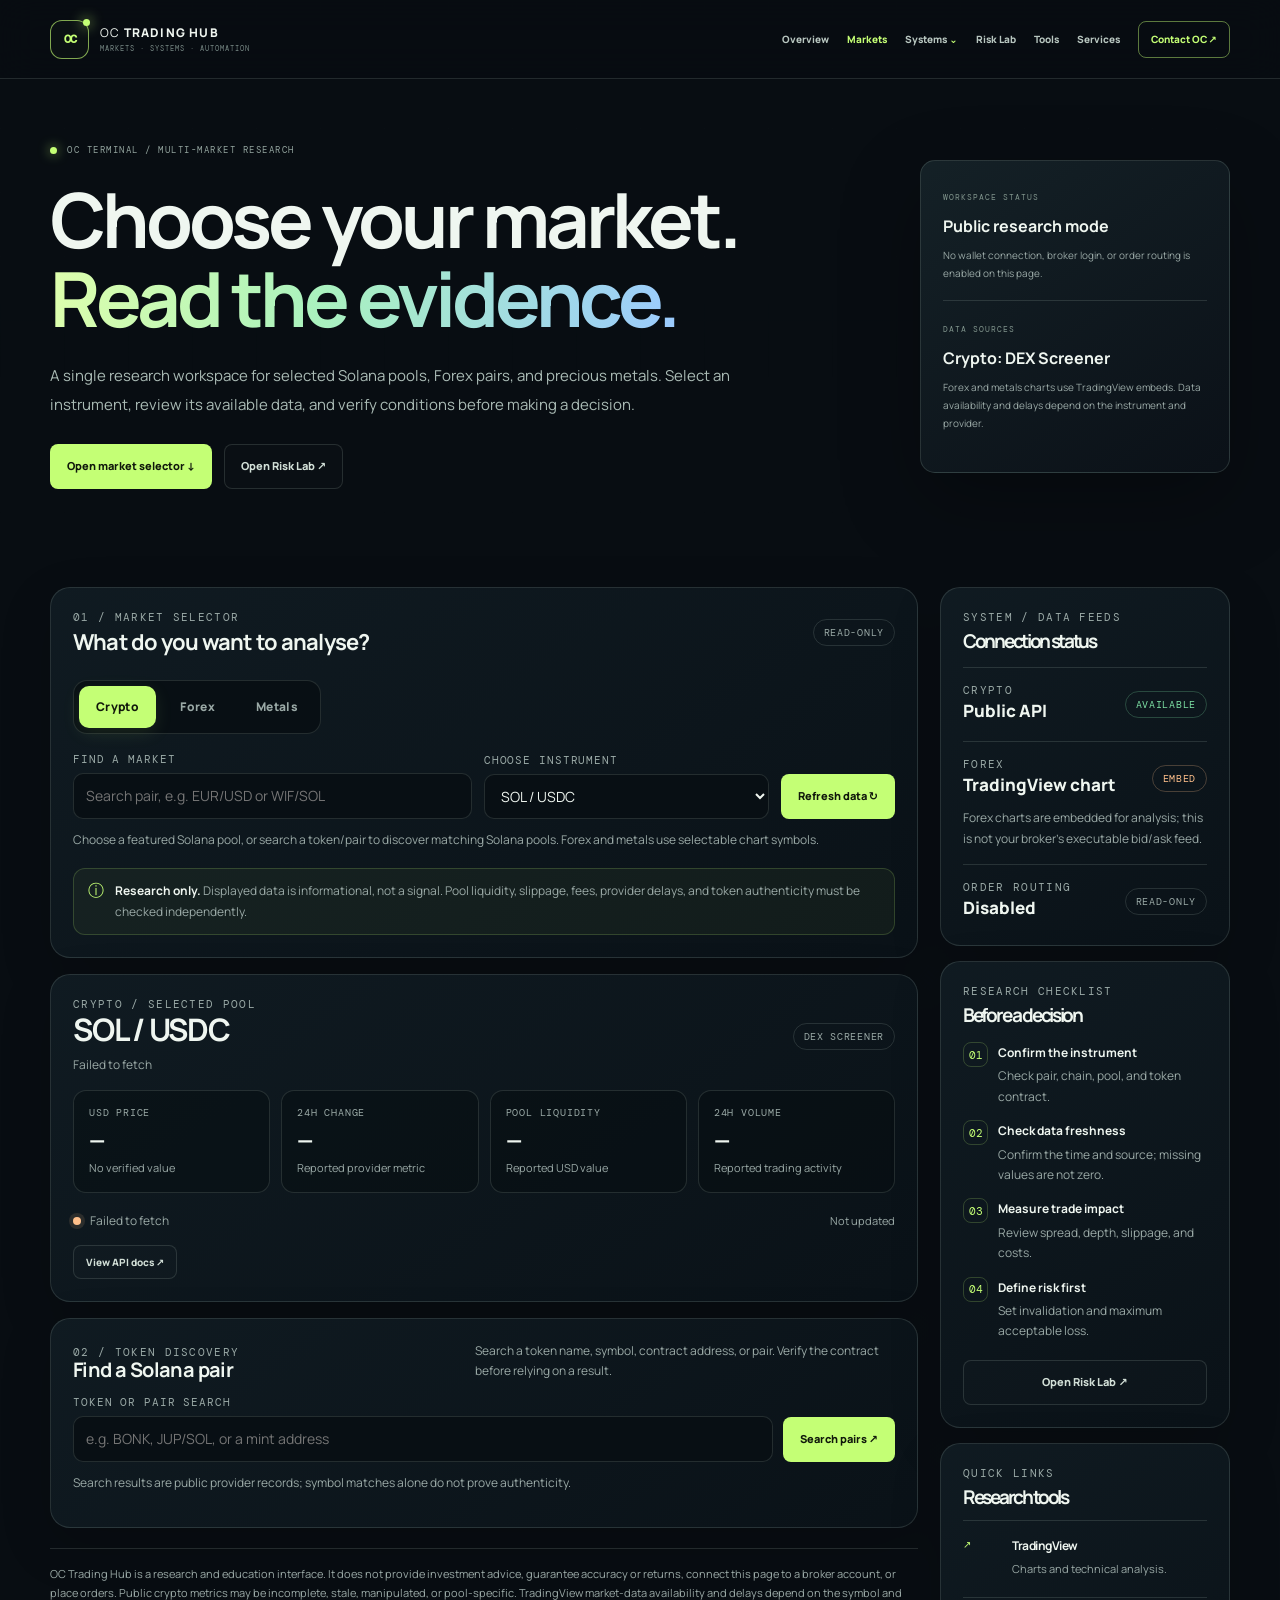
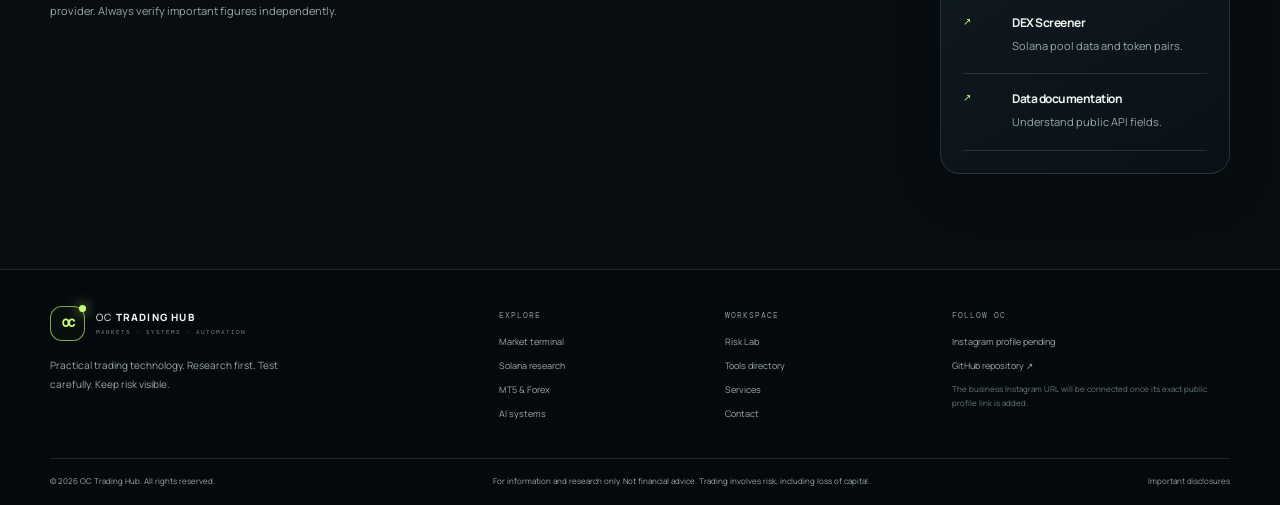
<file: markets.html>
<!doctype html>
<html lang="en">
<head>
  <meta charset="utf-8">
  <meta name="viewport" content="width=device-width, initial-scale=1">
  <meta name="theme-color" content="#090e13">
  <meta name="description" content="Choose crypto, Forex, and metals markets in the OC Trading Hub research terminal.">
  <meta property="og:title" content="Market Terminal | OC Trading Hub">
  <meta property="og:description" content="A multi-market research workspace for Solana crypto, Forex, and metals.">
  <meta property="og:type" content="website">
  <title>Market Terminal | OC Trading Hub</title>
  <link rel="icon" type="image/svg+xml" href="favicon.svg">
  <link rel="preconnect" href="https://fonts.googleapis.com">
  <link rel="preconnect" href="https://fonts.gstatic.com" crossorigin>
  <link href="https://fonts.googleapis.com/css2?family=DM+Mono:wght@400;500&family=Manrope:wght@400;500;600;700;800&display=swap" rel="stylesheet">
  <link rel="stylesheet" href="styles.css">
  <script src="site-config.js" defer></script>
  <script src="script.js" defer></script>
  <style>
    .terminal-hero{padding-bottom:38px}.terminal-layout{display:grid;grid-template-columns:minmax(0,1fr) 290px;gap:22px;align-items:start}
    .terminal-panel{background:linear-gradient(145deg,rgba(16,27,34,.98),rgba(10,18,24,.98));border:1px solid var(--line);border-radius:20px;padding:22px;box-shadow:0 18px 52px rgba(0,0,0,.16)}
    .terminal-topline,.terminal-toolbar,.terminal-card-top,.terminal-section-head,.terminal-stat-row,.terminal-pair-actions{display:flex;align-items:center;justify-content:space-between;gap:14px}
    .terminal-kicker{font:11px var(--mono);letter-spacing:.12em;text-transform:uppercase;color:var(--muted)}
    .market-tabs{display:flex;gap:7px;flex-wrap:wrap;margin:25px 0 18px;padding:5px;background:#080f14;border:1px solid var(--line);border-radius:14px;width:max-content;max-width:100%}
    .market-tab{border:1px solid transparent;border-radius:10px;padding:10px 16px;background:transparent;color:var(--muted);font-weight:800;font-size:12px;letter-spacing:.03em}
    .market-tab[aria-selected="true"]{background:var(--lime);color:#11180b;box-shadow:0 5px 18px rgba(196,255,117,.1)}
    .terminal-controls{display:grid;grid-template-columns:minmax(0,1.4fr) minmax(190px,1fr) auto;gap:12px;align-items:end}
    .terminal-controls.with-source{grid-template-columns:minmax(0,1.1fr) minmax(180px,.9fr) minmax(220px,1.05fr) auto}
    #sourceSelectWrap[hidden]{display:none!important}
    .source-select-caption{display:block;margin-top:6px;color:var(--muted);font-size:10px;line-height:1.4}
    .terminal-field label{display:block;margin-bottom:7px;color:var(--muted);font:11px var(--mono);letter-spacing:.08em;text-transform:uppercase}
    .terminal-field input,.terminal-field select{width:100%;min-height:45px;padding:10px 12px;border:1px solid var(--line);border-radius:10px;background:#080f14;color:var(--text);outline:none}
    .terminal-field input:focus,.terminal-field select:focus{border-color:var(--lime);box-shadow:0 0 0 3px rgba(196,255,117,.1)}
    .terminal-hint{margin:11px 0 0;font-size:12px;color:var(--muted)}
    .terminal-note{display:flex;gap:11px;padding:12px 14px;border:1px solid rgba(196,255,117,.18);border-radius:12px;background:rgba(196,255,117,.045);color:var(--muted);font-size:12px;margin-top:18px}
    .terminal-note strong{color:var(--text)}.terminal-note .note-icon{color:var(--lime);font-size:16px;line-height:1.2}
    .terminal-toolbar{margin:18px 0 14px;flex-wrap:wrap}.feed-status{display:flex;align-items:center;gap:9px;color:var(--muted);font-size:12px}.feed-status i{width:8px;height:8px;display:inline-block;border-radius:50%;background:#718078;box-shadow:0 0 0 4px rgba(113,128,120,.12)}.feed-status.live i{background:var(--green);box-shadow:0 0 0 4px rgba(125,224,164,.12)}.feed-status.warn i{background:var(--orange);box-shadow:0 0 0 4px rgba(255,192,139,.12)}
    .terminal-stats{display:grid;grid-template-columns:repeat(4,minmax(0,1fr));gap:11px;margin-top:14px}.terminal-stat{min-width:0;padding:15px 15px 14px;border:1px solid var(--line);border-radius:13px;background:rgba(6,12,16,.43)}.terminal-stat span{display:block;color:var(--muted);font:10px var(--mono);letter-spacing:.08em;text-transform:uppercase;margin-bottom:7px}.terminal-stat strong{display:block;overflow-wrap:anywhere;font-size:clamp(15px,1.8vw,21px);line-height:1.35;font-weight:800}.terminal-stat small{display:block;color:var(--muted);font-size:11px;margin-top:5px}.terminal-stat .positive{color:var(--green)}.terminal-stat .negative{color:var(--red)}
    .selected-title{font-size:clamp(22px,3vw,31px);letter-spacing:-.04em;line-height:1.2;margin:0}.selected-subtitle{color:var(--muted);font-size:12px;margin:7px 0 0;overflow-wrap:anywhere}.terminal-pill{display:inline-flex;align-items:center;border:1px solid var(--line);border-radius:999px;padding:6px 10px;color:var(--muted);font:10px var(--mono);letter-spacing:.07em;text-transform:uppercase;white-space:nowrap}.terminal-pill.good{color:var(--green);border-color:rgba(125,224,164,.25)}.terminal-pill.pending{color:var(--orange);border-color:rgba(255,192,139,.25)}
    .terminal-section-head{margin:28px 0 13px;align-items:end}.terminal-section-head h2{margin:0;font-size:20px;letter-spacing:-.03em}.terminal-section-head p{margin:0;color:var(--muted);font-size:12px;max-width:420px}
    .search-results{display:grid;gap:9px;margin-top:12px}.search-result{display:grid;grid-template-columns:minmax(0,1fr) auto;gap:12px;align-items:center;border:1px solid var(--line);border-radius:12px;padding:13px;background:rgba(6,12,16,.4)}.search-result strong{display:block;overflow-wrap:anywhere}.search-result small{display:block;color:var(--muted);margin-top:4px;overflow-wrap:anywhere}.search-result .result-meta{text-align:right;color:var(--muted);font-size:11px}.search-result button{margin-top:8px}
    .terminal-side{display:grid;gap:15px}.side-value{font-size:17px;font-weight:800;overflow-wrap:anywhere}.side-copy{font-size:12px;color:var(--muted);margin:8px 0 0}.side-separator{height:1px;background:var(--line);margin:15px 0}.terminal-checklist{display:grid;gap:13px;margin-top:16px}.terminal-check{display:grid;grid-template-columns:25px 1fr;gap:10px}.terminal-check>span{display:grid;place-items:center;border:1px solid rgba(196,255,117,.2);border-radius:8px;width:25px;height:25px;color:var(--lime);font:11px var(--mono)}.terminal-check p{margin:1px 0 0;font-size:12px;color:var(--muted)}.terminal-check strong{display:block;color:var(--text);font-size:12px;margin-bottom:3px}
    .chart-frame{position:relative;height:510px;border:1px solid var(--line);border-radius:14px;overflow:hidden;background:#0a1117}.chart-placeholder{height:100%;display:grid;place-items:center;text-align:center;padding:28px;color:var(--muted)}.chart-placeholder strong{display:block;color:var(--text);font-size:16px;margin-bottom:7px}.chart-placeholder p{max-width:440px;font-size:12px;margin:0 auto}.chart-placeholder .placeholder-mark{font-size:28px;color:var(--lime);margin-bottom:12px}
    .terminal-chart-meta{display:flex;justify-content:space-between;gap:12px;flex-wrap:wrap;margin:10px 2px 0;color:var(--muted);font-size:11px}.terminal-empty{border:1px dashed var(--line);border-radius:12px;padding:24px;text-align:center;color:var(--muted);font-size:13px}.terminal-disclaimer{margin-top:20px;border-top:1px solid var(--line);padding-top:16px;color:var(--muted);font-size:11px;line-height:1.7}
    .terminal-footer-quote{color:var(--muted);font-size:11px}.terminal-search-form{display:grid;grid-template-columns:minmax(0,1fr) auto;gap:10px;align-items:end}
    .sr-only{position:absolute;width:1px;height:1px;padding:0;margin:-1px;overflow:hidden;clip:rect(0,0,0,0);white-space:nowrap;border:0}
    @media(max-width:1000px){.terminal-layout{grid-template-columns:minmax(0,1fr)}.terminal-side{grid-template-columns:repeat(2,minmax(0,1fr))}.terminal-controls,.terminal-controls.with-source{grid-template-columns:minmax(0,1fr) minmax(170px,1fr)}.terminal-controls .terminal-action{grid-column:1/-1}.terminal-controls .terminal-action button{width:100%}}
    @media(max-width:650px){.terminal-panel{padding:16px;border-radius:16px}.terminal-controls{grid-template-columns:1fr}.terminal-stats{grid-template-columns:repeat(2,minmax(0,1fr))}.terminal-side{grid-template-columns:1fr}.market-tabs{width:100%}.market-tab{flex:1;padding:10px 8px}.chart-frame{height:420px}.terminal-topline,.terminal-card-top{align-items:flex-start;flex-direction:column}.terminal-section-head{align-items:flex-start;flex-direction:column}.search-result{grid-template-columns:1fr}.search-result .result-meta{text-align:left}}
    @media(prefers-reduced-motion:reduce){*,*::before,*::after{scroll-behavior:auto!important;transition:none!important;animation:none!important}}
  </style>
</head>
<body data-page="markets">
  <a class="skip-link" href="#main">Skip to content</a>
  <header class="site-header"><div class="container nav-wrap">
    <a class="brand" href="index.html" aria-label="OC Trading Hub home"><span class="brand-mark">OC<i></i></span><span class="brand-text">OC <b>TRADING HUB</b><small>MARKETS · SYSTEMS · AUTOMATION</small></span></a>
    <button class="menu-toggle" id="menuToggle" aria-expanded="false" aria-controls="primaryNav" aria-label="Open navigation"><span></span><span></span></button>
    <nav class="nav-links" id="primaryNav" aria-label="Main navigation"><a data-nav="home" href="index.html">Overview</a><a data-nav="markets" href="markets.html">Markets</a><details class="nav-dropdown"><summary>Systems <span>⌄</span></summary><div class="dropdown-menu"><a href="solana.html">Solana Research</a><a href="forex.html">MT5 &amp; Forex</a><a href="ai-systems.html">AI Systems</a><a href="automation.html">Custom Automation</a></div></details><a data-nav="risk" href="risk-lab.html">Risk Lab</a><a data-nav="tools" href="tools.html">Tools</a><a data-nav="services" href="services.html">Services</a><a class="nav-cta" href="contact.html">Contact OC ↗</a></nav>
  </div></header>
  <main id="main">
    <section class="page-hero section terminal-hero"><div class="container page-hero-grid">
      <div><div class="eyebrow"><span class="pulse-dot"></span> OC TERMINAL / MULTI-MARKET RESEARCH</div><h1>Choose your market.<br><span class="gradient-text">Read the evidence.</span></h1><p class="hero-lead">A single research workspace for selected Solana pools, Forex pairs, and precious metals. Select an instrument, review its available data, and verify conditions before making a decision.</p><div class="hero-actions"><a class="button button-primary" href="#terminal">Open market selector ↓</a><a class="button button-quiet" href="risk-lab.html">Open Risk Lab ↗</a></div></div>
      <aside class="page-status-card"><span class="status-label">WORKSPACE STATUS</span><strong>Public research mode</strong><p>No wallet connection, broker login, or order routing is enabled on this page.</p><div class="status-divider"></div><span class="status-label">DATA SOURCES</span><strong id="sourceOverview">Crypto: DEX Screener</strong><p id="sourceOverviewNote">Forex and metals charts use TradingView embeds. Data availability and delays depend on the instrument and provider.</p></aside>
    </div></section>

    <section class="section tight-section" id="terminal"><div class="container terminal-layout">
      <div class="terminal-main">
        <section class="terminal-panel" aria-labelledby="selector-heading">
          <div class="terminal-topline"><div><div class="terminal-kicker">01 / MARKET SELECTOR</div><h2 id="selector-heading" style="margin:6px 0 0;font-size:22px;letter-spacing:-.035em">What do you want to analyse?</h2></div><span class="terminal-pill">Read-only</span></div>
          <div class="market-tabs" role="tablist" aria-label="Market category">
            <button type="button" class="market-tab" id="tab-crypto" role="tab" aria-selected="true" aria-controls="marketWorkspace" data-market-mode="crypto">Crypto</button>
            <button type="button" class="market-tab" id="tab-forex" role="tab" aria-selected="false" aria-controls="marketWorkspace" data-market-mode="forex">Forex</button>
            <button type="button" class="market-tab" id="tab-metals" role="tab" aria-selected="false" aria-controls="marketWorkspace" data-market-mode="metals">Metals</button>
          </div>
          <div id="marketWorkspace">
            <div class="terminal-controls" id="terminalControls">
              <div class="terminal-field"><label for="marketSearch">Find a market</label><input id="marketSearch" type="search" autocomplete="off" placeholder="Search pair, e.g. EUR/USD or WIF/SOL" aria-describedby="searchHint"></div>
              <div class="terminal-field"><label for="pairSelect">Choose instrument</label><select id="pairSelect" aria-label="Choose trading pair"></select></div>
              <div class="terminal-field" id="sourceSelectWrap" hidden><label for="dataSourceSelect">Broker / chart data source</label><select id="dataSourceSelect" aria-label="Choose chart data source"></select><small class="source-select-caption" id="sourceSelectNote">Changes the embedded chart source only; it does not connect a broker account.</small></div>
              <div class="terminal-action"><button type="button" class="button button-primary" id="refreshMarket">Refresh data ↻</button></div>
            </div>
            <p class="terminal-hint" id="searchHint">Choose a featured Solana pool, or search a token/pair to discover matching Solana pools. Forex and metals use selectable chart symbols.</p>
            <div class="terminal-note" id="marketNotice"><span class="note-icon">ⓘ</span><div><strong>Research only.</strong> Displayed data is informational, not a signal. Pool liquidity, slippage, fees, provider delays, and token authenticity must be checked independently.</div></div>
          </div>
        </section>

        <section class="terminal-panel" style="margin-top:16px" aria-labelledby="selected-market-title">
          <div class="terminal-card-top"><div><div class="terminal-kicker" id="selectedKicker">CRYPTO / SELECTED POOL</div><h2 class="selected-title" id="selected-market-title">SOL / USDC</h2><p class="selected-subtitle" id="selectedSubtitle">Loading public market data…</p></div><span class="terminal-pill" id="selectedSourcePill">DEX SCREENER</span></div>
          <div class="terminal-stats" id="marketStats" aria-live="polite">
            <div class="terminal-stat"><span>USD price</span><strong id="statPrice">Loading…</strong><small id="statPriceNote">Base token price</small></div>
            <div class="terminal-stat"><span>24h change</span><strong id="statChange">—</strong><small>Reported provider metric</small></div>
            <div class="terminal-stat"><span>Pool liquidity</span><strong id="statLiquidity">—</strong><small>Reported USD value</small></div>
            <div class="terminal-stat"><span>24h volume</span><strong id="statVolume">—</strong><small>Reported trading activity</small></div>
          </div>
          <div class="terminal-toolbar"><span class="feed-status" id="feedStatus"><i></i><span>Requesting public market data…</span></span><span class="terminal-footer-quote" id="marketUpdatedAt">Not updated yet</span></div>
          <div class="terminal-pair-actions"><a class="button button-quiet button-small" id="openMarket" href="https://docs.dexscreener.com/api/reference" target="_blank" rel="noopener noreferrer">Open source ↗</a><span class="terminal-footer-quote" id="pairAddressLabel"></span></div>
        </section>

        <section id="cryptoSearchSection" class="terminal-panel" style="margin-top:16px" aria-labelledby="crypto-search-title">
          <div class="terminal-section-head" style="margin-top:0"><div><div class="terminal-kicker">02 / TOKEN DISCOVERY</div><h2 id="crypto-search-title">Find a Solana pair</h2></div><p>Search a token name, symbol, contract address, or pair. Verify the contract before relying on a result.</p></div>
          <form id="terminalTokenSearchForm" class="terminal-search-form"><div class="terminal-field"><label for="terminalTokenQuery">Token or pair search</label><input id="terminalTokenQuery" type="search" maxlength="120" placeholder="e.g. BONK, JUP/SOL, or a mint address"></div><button class="button button-primary" type="submit" id="terminalSearchTokensButton">Search pairs ↗</button></form>
          <p class="terminal-hint" id="terminalTokenSearchStatus" aria-live="polite">Search results are public provider records; symbol matches alone do not prove authenticity.</p>
          <div class="search-results" id="terminalTokenSearchResults"></div>
        </section>

        <section id="chartSection" class="terminal-panel" style="margin-top:16px" aria-labelledby="chart-title" hidden>
          <div class="terminal-section-head" style="margin-top:0"><div><div class="terminal-kicker">02 / INTERACTIVE CHART</div><h2 id="chart-title">Market chart</h2></div><div class="terminal-field" style="min-width:125px"><label for="chartTimeframe">Timeframe</label><select id="chartTimeframe"><option value="15">15 minutes</option><option value="60" selected>1 hour</option><option value="240">4 hours</option><option value="D">1 day</option><option value="W">1 week</option></select></div></div>
          <div class="chart-frame" id="chartFrame"><div class="chart-placeholder"><div><div class="placeholder-mark">⌁</div><strong>Loading interactive chart…</strong><p>The chart is supplied by TradingView. Available symbols and data delays vary by provider and market.</p></div></div></div>
          <div class="terminal-chart-meta"><span id="chartSourceLabel">Chart source: TradingView</span><a id="openTradingView" href="https://www.tradingview.com/" target="_blank" rel="noopener noreferrer">Open chart provider ↗</a></div>
        </section>
        <div class="terminal-disclaimer">OC Trading Hub is a research and education interface. It does not provide investment advice, guarantee accuracy or returns, connect this page to a broker account, or place orders. Public crypto metrics may be incomplete, stale, manipulated, or pool-specific. TradingView market-data availability and delays depend on the symbol and provider. Always verify important figures independently.</div>
      </div>

      <aside class="terminal-side">
        <section class="terminal-panel"><div class="terminal-kicker">SYSTEM / DATA FEEDS</div><h2 style="font-size:19px;margin:7px 0 0">Connection status</h2><div class="side-separator"></div><div class="terminal-stat-row"><div><div class="terminal-kicker">CRYPTO</div><div class="side-value" id="cryptoFeedSide">Public API</div></div><span class="terminal-pill good">Available</span></div><div class="side-separator"></div><div class="terminal-stat-row"><div><div class="terminal-kicker">FOREX</div><div class="side-value">TradingView chart</div></div><span class="terminal-pill pending">Embed</span></div><p class="side-copy">Forex charts are embedded for analysis; this is not your broker's executable bid/ask feed.</p><div class="side-separator"></div><div class="terminal-stat-row"><div><div class="terminal-kicker">ORDER ROUTING</div><div class="side-value">Disabled</div></div><span class="terminal-pill">Read-only</span></div></section>
        <section class="terminal-panel"><div class="terminal-kicker">RESEARCH CHECKLIST</div><h2 style="font-size:19px;margin:7px 0 0">Before a decision</h2><div class="terminal-checklist"><div class="terminal-check"><span>01</span><p><strong>Confirm the instrument</strong>Check pair, chain, pool, and token contract.</p></div><div class="terminal-check"><span>02</span><p><strong>Check data freshness</strong>Confirm the time and source; missing values are not zero.</p></div><div class="terminal-check"><span>03</span><p><strong>Measure trade impact</strong>Review spread, depth, slippage, and costs.</p></div><div class="terminal-check"><span>04</span><p><strong>Define risk first</strong>Set invalidation and maximum acceptable loss.</p></div></div><a class="button button-quiet" style="margin-top:18px;width:100%" href="risk-lab.html">Open Risk Lab ↗</a></section>
        <section class="terminal-panel"><div class="terminal-kicker">QUICK LINKS</div><h2 style="font-size:19px;margin:7px 0 0">Research tools</h2><div class="sequence-list" style="margin-top:12px"><div><span>↗</span><div><h3><a href="https://www.tradingview.com/" target="_blank" rel="noopener noreferrer">TradingView</a></h3><p>Charts and technical analysis.</p></div></div><div><span>↗</span><div><h3><a href="https://dexscreener.com/" target="_blank" rel="noopener noreferrer">DEX Screener</a></h3><p>Solana pool data and token pairs.</p></div></div><div><span>↗</span><div><h3><a href="https://docs.dexscreener.com/api/reference" target="_blank" rel="noopener noreferrer">Data documentation</a></h3><p>Understand public API fields.</p></div></div></div></section>
      </aside>
    </div></section>
  </main>
  <footer class="site-footer"><div class="container footer-grid"><div class="footer-brand-col"><a class="brand footer-brand" href="index.html"><span class="brand-mark">OC<i></i></span><span class="brand-text">OC <b>TRADING HUB</b><small>MARKETS · SYSTEMS · AUTOMATION</small></span></a><p>Practical trading technology. Research first. Test carefully. Keep risk visible.</p></div><div><h3 class="footer-heading">Explore</h3><a href="markets.html">Market terminal</a><a href="solana.html">Solana research</a><a href="forex.html">MT5 &amp; Forex</a><a href="ai-systems.html">AI systems</a></div><div><h3 class="footer-heading">Workspace</h3><a href="risk-lab.html">Risk Lab</a><a href="tools.html">Tools directory</a><a href="services.html">Services</a><a href="contact.html">Contact</a></div><div><h3 class="footer-heading">Follow OC</h3><a data-instagram-link href="contact.html#instagram-status" aria-disabled="true">Instagram profile pending</a><a href="https://github.com/Abraham-001/OC-Trading-Hub" target="_blank" rel="noopener noreferrer">GitHub repository ↗</a><p class="footer-small">The business Instagram URL will be connected once its exact public profile link is added.</p></div></div><div class="container footer-bottom"><p>© <span id="year">2026</span> OC Trading Hub. All rights reserved.</p><p>For information and research only. Not financial advice. Trading involves risk, including loss of capital.</p><a href="disclaimer.html">Important disclosures</a></div></footer>

  <script>
  (() => {
    'use strict';
    const DEX_SEARCH = 'https://api.dexscreener.com/latest/dex/search?q=';
    const DEX_TOKEN_PAIRS = 'https://api.dexscreener.com/token-pairs/v1/solana/';
    const CACHE_MS = 60000;
    const MINT = {
      SOL:'So11111111111111111111111111111111111111112',
      USDC:'EPjFWdd5AufqSSqeM2qN1xzybapC8G4wEGGkZwyTDt1v',
      BONK:'DezXAZ8z7PnrnRJjz3wXBoRgixCa6xjnB7YaB1pPB263',
      JUP:'JUPyiwrYJFskUPiHa7hkeR8VUtAeFoSYbKedZNsDvCN',
      WIF:'EKpQGSJtjMFqKZ9KQanSqYXRcF8fBopzLHYxdM65zcjm'
    };
    const MARKETS = {
      crypto: [
        {id:'SOL/USDC',label:'SOL / USDC',base:'SOL',quote:'USDC',baseMint:MINT.SOL,quoteMint:MINT.USDC},
        {id:'BONK/SOL',label:'BONK / SOL',base:'BONK',quote:'SOL',baseMint:MINT.BONK,quoteMint:MINT.SOL},
        {id:'JUP/SOL',label:'JUP / SOL',base:'JUP',quote:'SOL',baseMint:MINT.JUP,quoteMint:MINT.SOL},
        {id:'WIF/SOL',label:'WIF / SOL',base:'WIF',quote:'SOL',baseMint:MINT.WIF,quoteMint:MINT.SOL}
      ],
      forex: [
        {id:'EURUSD',label:'EUR / USD',symbol:'FX:EURUSD',description:'Euro / US dollar'},
        {id:'GBPUSD',label:'GBP / USD',symbol:'FX:GBPUSD',description:'British pound / US dollar'},
        {id:'USDJPY',label:'USD / JPY',symbol:'FX:USDJPY',description:'US dollar / Japanese yen'},
        {id:'USDCHF',label:'USD / CHF',symbol:'FX:USDCHF',description:'US dollar / Swiss franc'},
        {id:'USDCAD',label:'USD / CAD',symbol:'FX:USDCAD',description:'US dollar / Canadian dollar'},
        {id:'AUDUSD',label:'AUD / USD',symbol:'FX:AUDUSD',description:'Australian dollar / US dollar'},
        {id:'NZDUSD',label:'NZD / USD',symbol:'FX:NZDUSD',description:'New Zealand dollar / US dollar'},
        {id:'EURGBP',label:'EUR / GBP',symbol:'FX:EURGBP',description:'Euro / British pound'},
        {id:'EURJPY',label:'EUR / JPY',symbol:'FX:EURJPY',description:'Euro / Japanese yen'},
        {id:'GBPJPY',label:'GBP / JPY',symbol:'FX:GBPJPY',description:'British pound / Japanese yen'},
        {id:'AUDJPY',label:'AUD / JPY',symbol:'FX:AUDJPY',description:'Australian dollar / Japanese yen'},
        {id:'EURCHF',label:'EUR / CHF',symbol:'FX:EURCHF',description:'Euro / Swiss franc'}
      ],
      metals: [
        {id:'XAUUSD',label:'XAU / USD',symbol:'OANDA:XAUUSD',description:'Gold / US dollar'},
        {id:'XAGUSD',label:'XAG / USD',symbol:'OANDA:XAGUSD',description:'Silver / US dollar'}
      ]
    };
    // These are TradingView chart-feed symbols, not authenticated broker accounts or executable quotes.
    // JustMarkets is listed as a roadmap item until a direct MT5 data adapter is implemented and tested.
    const CHART_SOURCES = {
      forex: [
        {id:'fx', label:'TradingView FX reference', prefix:'FX', name:'TradingView FX reference'},
        {id:'oanda', label:'OANDA chart feed', prefix:'OANDA', name:'OANDA'},
        {id:'forexcom', label:'FOREX.com chart feed', prefix:'FOREXCOM', name:'FOREX.com'},
        {id:'pepperstone', label:'Pepperstone chart feed', prefix:'PEPPERSTONE', name:'Pepperstone'},
        {id:'icmarkets', label:'IC Markets chart feed', prefix:'ICMARKETS', name:'IC Markets'},
        {id:'justmarkets', label:'JustMarkets — MT5 feed planned', prefix:'', name:'JustMarkets', unavailable:true}
      ],
      metals: [
        {id:'oanda', label:'OANDA chart feed', prefix:'OANDA', name:'OANDA'},
        {id:'forexcom', label:'FOREX.com chart feed', prefix:'FOREXCOM', name:'FOREX.com'},
        {id:'pepperstone', label:'Pepperstone chart feed', prefix:'PEPPERSTONE', name:'Pepperstone'},
        {id:'icmarkets', label:'IC Markets chart feed', prefix:'ICMARKETS', name:'IC Markets'},
        {id:'justmarkets', label:'JustMarkets — MT5 feed planned', prefix:'', name:'JustMarkets', unavailable:true}
      ]
    };
    const state = {mode:'crypto', selected:{crypto:'SOL/USDC',forex:'EURUSD',metals:'XAUUSD'}, sources:{forex:'fx',metals:'oanda'}, pool:null, chartSymbol:'', chartInterval:'60', customPair:false, requestId:0};
    const $ = id => document.getElementById(id);
    const safeText = (v,max=240) => String(v ?? '').replace(/[\u0000-\u001f\u007f]/g,' ').trim().slice(0,max);
    const nvalue = v => v === null || v === undefined || v === '' ? NaN : Number(v);
    function money(v, maxDigits) {
      const n=nvalue(v); if(!Number.isFinite(n)) return '—';
      const abs=Math.abs(n);
      if(n!==0 && abs<0.0001){ const dp=Math.min(12,Math.max(6,Math.ceil(-Math.log10(abs))+2)); return '$'+n.toLocaleString('en-US',{minimumFractionDigits:dp,maximumFractionDigits:dp,useGrouping:false}); }
      return '$'+n.toLocaleString('en-US',{maximumFractionDigits:maxDigits ?? (abs<0.01?8:abs<1?4:2)});
    }
    function compact(v) { const n=nvalue(v); if(!Number.isFinite(n)) return '—'; const a=Math.abs(n); if(a>=1e9)return '$'+(n/1e9).toFixed(2)+'B'; if(a>=1e6)return '$'+(n/1e6).toFixed(2)+'M'; if(a>=1e3)return '$'+(n/1e3).toFixed(1)+'K'; return money(n); }
    function pct(v) { const n=nvalue(v); return Number.isFinite(n)?(n>0?'+':'')+n.toFixed(2)+'%':'—'; }
    function stamp() { return new Intl.DateTimeFormat(undefined,{dateStyle:'medium',timeStyle:'short'}).format(new Date()); }
    function cacheRead(key){try{const x=JSON.parse(localStorage.getItem('ochub:terminal:'+key)||'null');return x&&Date.now()-x.time<CACHE_MS?x.data:null}catch{return null}}
    function cacheWrite(key,data){try{localStorage.setItem('ochub:terminal:'+key,JSON.stringify({time:Date.now(),data}))}catch{}}
    function setFeed(text,kind=''){const n=$('feedStatus');n.className='feed-status'+(kind?' '+kind:'');const dot=document.createElement('i');dot.setAttribute('aria-hidden','true');n.replaceChildren(dot);const span=document.createElement('span');span.textContent=text;n.append(span)}
    function optionsFor(mode){return MARKETS[mode]||[]}
    function current(){return optionsFor(state.mode).find(x=>x.id===state.selected[state.mode])||optionsFor(state.mode)[0]}
    function setStat(id,value,note){$(id).textContent=value;if(note!==undefined){const noteNode=$(id+'Note');if(noteNode)noteNode.textContent=note}}
    function populateSelect(filter=''){
      const sel=$('pairSelect'),list=optionsFor(state.mode),f=filter.trim().toLowerCase();
      const matches=list.filter(x=>(x.label+' '+x.id+' '+(x.description||'')).toLowerCase().includes(f));
      sel.replaceChildren();
      matches.forEach(item=>{const opt=document.createElement('option');opt.value=item.id;opt.textContent=item.label+(item.description?' — '+item.description:'');sel.append(opt)});
      if(!matches.length){const opt=document.createElement('option');opt.value='';opt.textContent='No matching listed market';sel.append(opt);return}
      const desired=matches.some(x=>x.id===state.selected[state.mode])?state.selected[state.mode]:matches[0].id;sel.value=desired;
    }
    function sourceFor(mode=state.mode){
      const list=CHART_SOURCES[mode]||[];
      return list.find(source=>source.id===state.sources[mode]&&!source.unavailable)||list.find(source=>!source.unavailable)||null;
    }
    function populateSources(mode){
      const wrap=$('sourceSelectWrap'),select=$('dataSourceSelect'),controls=$('terminalControls');
      const isChartMode=mode==='forex'||mode==='metals';
      wrap.hidden=!isChartMode;controls.classList.toggle('with-source',isChartMode);
      if(!isChartMode)return;
      const list=CHART_SOURCES[mode]||[];
      if(!list.some(source=>source.id===state.sources[mode]&&!source.unavailable))state.sources[mode]=list.find(source=>!source.unavailable)?.id||'';
      select.replaceChildren();
      list.forEach(source=>{const option=document.createElement('option');option.value=source.id;option.textContent=source.label;option.disabled=!!source.unavailable;select.append(option)});
      select.value=state.sources[mode];
      $('sourceSelectNote').textContent='Changes the TradingView chart feed only. It does not sign in to a broker or supply your account’s executable bid/ask quote.';
    }
    function chartSymbolFor(item){const source=sourceFor(state.mode);if(!source||source.unavailable||!source.prefix)throw new Error('This chart source is not connected yet. Choose an available chart feed.');return source.prefix+':'+item.id;}
    function setMode(mode){if(!MARKETS[mode])return;state.mode=mode;state.pool=null;state.customPair=false;
      document.querySelectorAll('[data-market-mode]').forEach(b=>b.setAttribute('aria-selected',String(b.dataset.marketMode===mode)));
      $('marketSearch').value='';$('marketSearch').placeholder=mode==='crypto'?'Search pair, e.g. EUR/USD or WIF/SOL':mode==='forex'?'Filter listed pairs, e.g. GBP or JPY':'Filter metals, e.g. gold or silver';
      $('cryptoSearchSection').hidden=mode!=='crypto';$('chartSection').hidden=mode==='crypto';
      populateSources(mode);
      $('searchHint').textContent=mode==='crypto'?'Choose a featured Solana pool, or search a token/pair to discover matching Solana pools. Custom pools require independent token verification.':mode==='forex'?'Choose a currency pair and a supported TradingView chart feed. The selected feed is not an authenticated broker connection or executable bid/ask quote.':'Choose a precious metal and a supported TradingView chart feed. This is a research chart, not your broker’s executable quote.';
      $('selectedKicker').textContent=mode==='crypto'?'CRYPTO / SELECTED SOLANA POOL':mode==='forex'?'FOREX / SELECTED CURRENCY PAIR':'METALS / SELECTED INSTRUMENT';$('selectedSourcePill').textContent=mode==='crypto'?'DEX SCREENER':'TRADINGVIEW CHART';
      const chosenSource=sourceFor(mode);
      $('sourceOverview').textContent=mode==='crypto'?'Crypto: DEX Screener':mode==='forex'?'Forex: '+(chosenSource?.name||'TradingView chart'):'Metals: '+(chosenSource?.name||'TradingView chart');$('sourceOverviewNote').textContent=mode==='crypto'?'Selected Solana pools are checked against configured mint addresses. Custom search results still require independent token verification.':'This selection changes the public TradingView chart feed only. It does not connect your broker account or provide an authenticated executable quote; symbol availability and data delays vary.';
      populateSelect();renderSelected();
    }
    async function getPools(item,force=false){const key='pool:'+item.baseMint;if(!force){const cached=cacheRead(key);if(cached)return cached}const controller=new AbortController(),timer=setTimeout(()=>controller.abort(),12000);try{const res=await fetch(DEX_TOKEN_PAIRS+encodeURIComponent(item.baseMint),{headers:{Accept:'application/json'},signal:controller.signal,cache:'no-store'});if(!res.ok)throw new Error('Market-data provider returned HTTP '+res.status+'.');const data=await res.json();if(!Array.isArray(data))throw new Error('Unexpected market-data response.');cacheWrite(key,data);return data}catch(e){if(e.name==='AbortError')throw new Error('The market-data request timed out.');throw e}finally{clearTimeout(timer)}}
    function exactPair(p,item){return String(p?.chainId||'').toLowerCase()==='solana'&&String(p?.baseToken?.address||'')===item.baseMint&&String(p?.quoteToken?.address||'')===item.quoteMint}
    function poolLiquidity(p){return nvalue(p?.liquidity?.usd)||0}
    async function refreshCrypto(force=false){const item=current();if(!item)return;const req=++state.requestId;state.pool=null;setFeed('Requesting '+item.label+' market data…');$('selected-market-title').textContent=item.label;$('selectedSubtitle').textContent='Looking up the exact base and quote token mints.';setStatsLoading();
      try{const pools=await getPools(item,force);if(req!==state.requestId)return;const pair=pools.filter(p=>exactPair(p,item)).sort((a,b)=>poolLiquidity(b)-poolLiquidity(a))[0]||null;if(!pair){showUnavailable('No exact matching Solana pool was returned. Check the selected pair or try token search.');return}state.pool=pair;state.customPair=false;renderCryptoPair(pair,item);}
      catch(e){if(req!==state.requestId)return;showUnavailable(safeText(e.message||'Market data unavailable.'))}
    }
    function setStatsLoading(){setStat('statPrice','Loading…');setStat('statChange','—');setStat('statLiquidity','—');setStat('statVolume','—')}
    function showUnavailable(message){setStat('statPrice','—','No verified value');setStat('statChange','—');setStat('statLiquidity','—');setStat('statVolume','—');$('selectedSubtitle').textContent=message;setFeed(message,'warn');$('pairAddressLabel').textContent='';$('openMarket').href='https://docs.dexscreener.com/api/reference';$('openMarket').textContent='View API docs ↗';$('marketUpdatedAt').textContent='Not updated';}
    function renderCryptoPair(pair,item,custom=false){$('selected-market-title').textContent=(pair.baseToken?.symbol||item.base)+' / '+(pair.quoteToken?.symbol||item.quote);const baseAddr=safeText(pair.baseToken?.address||'',120),quoteAddr=safeText(pair.quoteToken?.address||'',120);$('selectedSubtitle').textContent=(pair.baseToken?.name||item.base)+' / '+(pair.quoteToken?.name||item.quote)+' · Solana · '+safeText(pair.dexId||'DEX pool',50)+(custom?' · Search result — verify token contract':' · Canonical mint match');
      setStat('statPrice',money(pair.priceUsd),'USD price of base token');const change=nvalue(pair.priceChange?.h24);const changeEl=$('statChange');changeEl.textContent=pct(change);changeEl.className=Number.isFinite(change)?(change<0?'negative':'positive'):'';setStat('statLiquidity',compact(pair.liquidity?.usd));setStat('statVolume',compact(pair.volume?.h24));
      setFeed(custom?'Search pool loaded — verify the token contract.':'Exact mint match loaded from DEX Screener.','live');$('marketUpdatedAt').textContent='Updated '+stamp();$('pairAddressLabel').textContent='Base: '+(baseAddr.length>20?baseAddr.slice(0,7)+'…'+baseAddr.slice(-5):baseAddr)+' · Quote: '+(quoteAddr.length>20?quoteAddr.slice(0,7)+'…'+quoteAddr.slice(-5):quoteAddr);const u=goodDexUrl(pair.url);$('openMarket').href=u||'https://dexscreener.com/';$('openMarket').textContent=u?'Open selected pool ↗':'Open DEX Screener ↗';}
    function goodDexUrl(value){try{const u=new URL(value||'');return u.protocol==='https:'&&(u.hostname==='dexscreener.com'||u.hostname.endsWith('.dexscreener.com'))?u.href:''}catch{return ''}}
    function renderChart(item){
      const interval=$('chartTimeframe').value||'60';state.chartInterval=interval;
      const source=sourceFor(state.mode);let symbol;
      try{symbol=chartSymbolFor(item)}catch(e){setFeed(safeText(e.message),'warn');return}
      state.chartSymbol=symbol;
      $('selected-market-title').textContent=item.label;
      $('selectedSubtitle').textContent=item.description+' · '+(source?.name||'TradingView')+' chart · '+symbol;
      $('selectedSourcePill').textContent=(source?.name||'TRADINGVIEW').toUpperCase()+' CHART';
      setStat('statPrice','See chart','Price shown in embedded chart');setStat('statChange','—','Not independently calculated');setStat('statLiquidity','N/A','Forex/metals are not DEX pools');setStat('statVolume','N/A','Not supplied by this chart card');$('statChange').className='';setFeed('Chart feed selected: '+(source?.label||'TradingView')+'. Broker account is not connected.');$('marketUpdatedAt').textContent='Chart timeframe: '+({'15':'15 minutes','60':'1 hour','240':'4 hours','D':'1 day','W':'1 week'}[interval]||interval);
      $('pairAddressLabel').textContent='Chart feed only — no authenticated broker connection or executable bid/ask is supplied.';$('openMarket').href='https://www.tradingview.com/chart/?symbol='+encodeURIComponent(symbol);$('openMarket').textContent='Open on TradingView ↗';$('chart-title').textContent=item.label+' · Interactive chart';$('chartSourceLabel').textContent=(source?.label||'TradingView')+' · '+symbol;$('openTradingView').href='https://www.tradingview.com/chart/?symbol='+encodeURIComponent(symbol);
      const frame=$('chartFrame');frame.replaceChildren();const wrap=document.createElement('div');wrap.className='tradingview-widget-container';wrap.style.cssText='height:100%;width:100%';const widget=document.createElement('div');widget.className='tradingview-widget-container__widget';widget.style.cssText='height:calc(100% - 24px);width:100%';wrap.append(widget);const credit=document.createElement('div');credit.className='tradingview-widget-copyright';credit.style.cssText='font:11px sans-serif;color:#9aa9a6;padding:2px 8px';credit.append(document.createTextNode('Chart by '));const a=document.createElement('a');a.href='https://www.tradingview.com/';a.target='_blank';a.rel='noopener noreferrer';a.textContent='TradingView';credit.append(a);wrap.append(credit);const script=document.createElement('script');script.type='text/javascript';script.async=true;script.src='https://s3.tradingview.com/external-embedding/embed-widget-advanced-chart.js';script.text=JSON.stringify({autosize:true,symbol,interval,timezone:'Etc/UTC',theme:'dark',style:'1',locale:'en',withdateranges:true,hide_side_toolbar:false,allow_symbol_change:false,save_image:false,calendar:false,details:false,hotlist:false,support_host:'https://www.tradingview.com'});wrap.append(script);frame.append(wrap);
    }
    function renderSelected(){const item=current();if(!item)return;if(state.mode==='crypto')refreshCrypto(false);else renderChart(item)}
    async function searchTokens(query){const q=safeText(query,120);if(!q){$('terminalTokenSearchStatus').textContent='Enter a token name, symbol, pair, or contract address.';return}const btn=$('terminalSearchTokensButton');btn.disabled=true;btn.textContent='Searching…';$('terminalTokenSearchResults').replaceChildren();$('terminalTokenSearchStatus').textContent='Searching public Solana pool data…';try{const res=await fetch(DEX_SEARCH+encodeURIComponent(q),{headers:{Accept:'application/json'},cache:'no-store'});if(!res.ok)throw new Error('Provider returned HTTP '+res.status+'.');const data=await res.json();const pools=(Array.isArray(data?.pairs)?data.pairs:[]).filter(p=>String(p.chainId||'').toLowerCase()==='solana').sort((a,b)=>poolLiquidity(b)-poolLiquidity(a)).slice(0,8);if(!pools.length){$('terminalTokenSearchStatus').textContent='No Solana pools returned for this search.';const empty=document.createElement('div');empty.className='terminal-empty';empty.textContent='No matching Solana pools were found. Try a contract/mint address or different spelling.';$('terminalTokenSearchResults').append(empty);return}pools.forEach((p,index)=>{const row=document.createElement('article');row.className='search-result';const left=document.createElement('div');const title=document.createElement('strong');title.textContent=(p.baseToken?.symbol||'Unknown')+' / '+(p.quoteToken?.symbol||'Unknown');const details=document.createElement('small');const ba=safeText(p.baseToken?.address||'',100),qa=safeText(p.quoteToken?.address||'',100);details.textContent=(p.dexId||'DEX pool')+' · Solana · Base '+ba.slice(0,6)+'…'+ba.slice(-4)+' · Quote '+qa.slice(0,6)+'…'+qa.slice(-4);left.append(title,details);const right=document.createElement('div');right.className='result-meta';const stats=document.createElement('div');stats.textContent='Price '+money(p.priceUsd)+' · Liq '+compact(p.liquidity?.usd);const use=document.createElement('button');use.type='button';use.className='button button-quiet button-small';use.textContent='Inspect pool ↗';use.addEventListener('click',()=>{const pairItem={base:p.baseToken?.symbol||'TOKEN',quote:p.quoteToken?.symbol||'TOKEN',baseMint:p.baseToken?.address||'',quoteMint:p.quoteToken?.address||'',id:'custom-'+index,label:(p.baseToken?.symbol||'TOKEN')+' / '+(p.quoteToken?.symbol||'TOKEN')};state.mode='crypto';state.selected.crypto='SOL/USDC';state.pool=p;state.customPair=true;document.querySelectorAll('[data-market-mode]').forEach(b=>b.setAttribute('aria-selected',String(b.dataset.marketMode==='crypto')));$('pairSelect').value='SOL/USDC';$('selectedKicker').textContent='CRYPTO / SEARCHED POOL';$('selectedSourcePill').textContent='UNVERIFIED SEARCH RESULT';renderCryptoPair(p,pairItem,true);$('selectedSubtitle').textContent+=(p.pairAddress?' · Pool '+p.pairAddress.slice(0,6)+'…'+p.pairAddress.slice(-4):'');window.scrollTo({top:$('selected-market-title').getBoundingClientRect().top+window.scrollY-120,behavior:matchMedia('(prefers-reduced-motion: reduce)').matches?'auto':'smooth'});});right.append(stats,use);row.append(left,right);$('terminalTokenSearchResults').append(row)});$('terminalTokenSearchStatus').textContent=pools.length+' Solana pool results. The list is ranked by reported liquidity; this is not a safety ranking.'}catch(e){$('terminalTokenSearchStatus').textContent='Search failed: '+safeText(e.message||'Unknown error.');const empty=document.createElement('div');empty.className='terminal-empty';empty.textContent='Could not load search results. Check your connection and retry.';$('terminalTokenSearchResults').append(empty)}finally{btn.disabled=false;btn.textContent='Search pairs ↗'}}
    function boot(){document.querySelectorAll('[data-market-mode]').forEach(b=>b.addEventListener('click',()=>setMode(b.dataset.marketMode)));$('pairSelect').addEventListener('change',()=>{state.selected[state.mode]=$('pairSelect').value;state.customPair=false;renderSelected()});$('dataSourceSelect').addEventListener('change',()=>{const value=$('dataSourceSelect').value;const source=(CHART_SOURCES[state.mode]||[]).find(x=>x.id===value);if(!source||source.unavailable){setFeed('That source is not integrated yet. Choose an available chart feed.','warn');return}state.sources[state.mode]=value;$('sourceOverview').textContent=(state.mode==='forex'?'Forex: ':'Metals: ')+source.name;renderChart(current())});$('marketSearch').addEventListener('input',e=>{populateSelect(e.target.value)});$('refreshMarket').addEventListener('click',()=>{const chosen=$('pairSelect').value;if(!chosen){setFeed('No listed instrument matches this filter. Clear the search or choose a pair.','warn');return}state.selected[state.mode]=chosen;state.customPair=false;if(state.mode==='crypto')refreshCrypto(true);else renderChart(current())});$('terminalTokenSearchForm').addEventListener('submit',e=>{e.preventDefault();searchTokens($('terminalTokenQuery').value)});$('chartTimeframe').addEventListener('change',()=>{if(state.mode!=='crypto')renderChart(current())});$('marketSearch').addEventListener('keydown',e=>{if(e.key==='Enter'){e.preventDefault();const sel=$('pairSelect');if(sel.value){state.selected[state.mode]=sel.value;renderSelected()}}});document.addEventListener('keydown',e=>{if(e.key==='Escape'){$('marketSearch').value='';populateSelect()}});populateSelect();renderSelected()}
    if(document.readyState==='loading')document.addEventListener('DOMContentLoaded',boot,{once:true});else boot();
  })();
  </script>
</body>
</html>
</file>
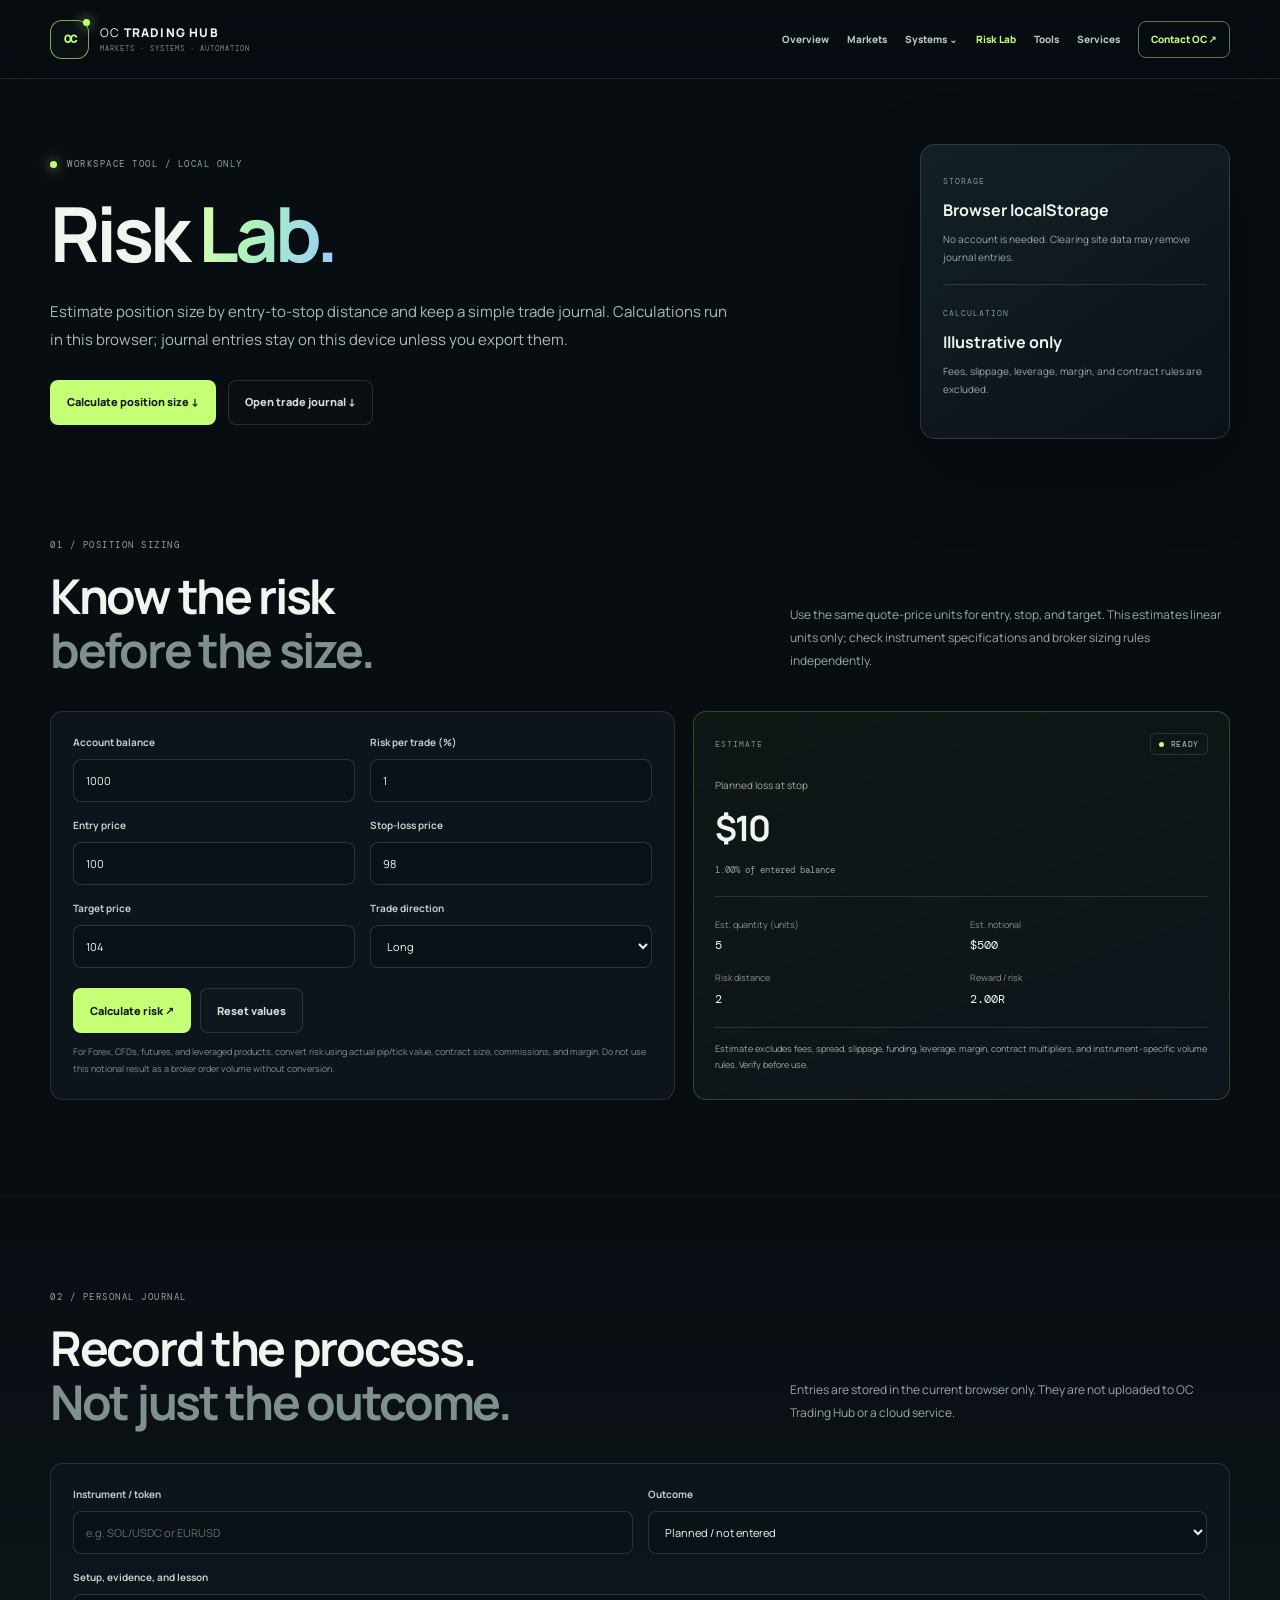
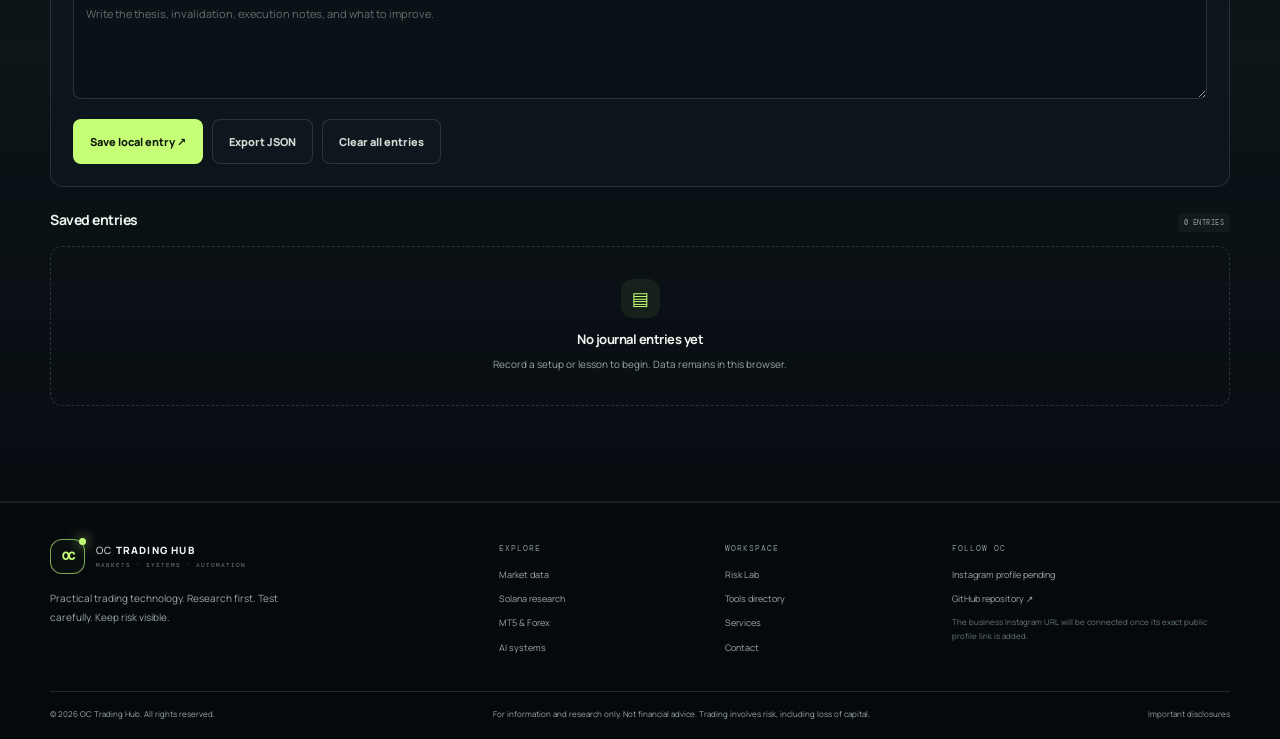
<file: risk-lab.html>
<!doctype html><html lang="en"><head><meta charset="utf-8"><meta name="viewport" content="width=device-width, initial-scale=1"><meta name="theme-color" content="#090e13"><meta name="description" content="Local-only position risk calculator and trade journal. Educational estimates; no broker execution."><meta property="og:title" content="Risk Lab | OC Trading Hub"><meta property="og:description" content="Local-only position risk calculator and trade journal. Educational estimates; no broker execution."><meta property="og:type" content="website"><title>Risk Lab | OC Trading Hub</title><link rel="icon" type="image/svg+xml" href="favicon.svg"><link rel="preconnect" href="https://fonts.googleapis.com"><link rel="preconnect" href="https://fonts.gstatic.com" crossorigin><link href="https://fonts.googleapis.com/css2?family=DM+Mono:wght@400;500&family=Manrope:wght@400;500;600;700;800&display=swap" rel="stylesheet"><link rel="stylesheet" href="styles.css"><script src="site-config.js" defer></script><script src="script.js" defer></script></head><body data-page="risk-lab"><a class="skip-link" href="#main">Skip to content</a><header class="site-header"><div class="container nav-wrap"><a class="brand" href="index.html" aria-label="OC Trading Hub home"><span class="brand-mark">OC<i></i></span><span class="brand-text">OC <b>TRADING HUB</b><small>MARKETS · SYSTEMS · AUTOMATION</small></span></a><button class="menu-toggle" id="menuToggle" aria-expanded="false" aria-controls="primaryNav" aria-label="Open navigation"><span></span><span></span></button><nav class="nav-links" id="primaryNav" aria-label="Main navigation"><a data-nav="home" href="index.html">Overview</a><a data-nav="markets" href="markets.html">Markets</a><details class="nav-dropdown"><summary>Systems <span>⌄</span></summary><div class="dropdown-menu"><a href="solana.html">Solana Research</a><a href="forex.html">MT5 &amp; Forex</a><a href="ai-systems.html">AI Systems</a><a href="automation.html">Custom Automation</a></div></details><a data-nav="risk" href="risk-lab.html">Risk Lab</a><a data-nav="tools" href="tools.html">Tools</a><a data-nav="services" href="services.html">Services</a><a class="nav-cta" href="contact.html">Contact OC ↗</a></nav></div></header><main id="main"><section class="page-hero section"><div class="container page-hero-grid"><div><div class="eyebrow"><span class="pulse-dot"></span> WORKSPACE TOOL / LOCAL ONLY</div><h1>Risk <span class="gradient-text">Lab.</span></h1><p class="hero-lead">Estimate position size by entry-to-stop distance and keep a simple trade journal. Calculations run in this browser; journal entries stay on this device unless you export them.</p><div class="hero-actions"><a class="button button-primary" href="#position-calculator">Calculate position size ↓</a><a class="button button-quiet" href="#journal">Open trade journal ↓</a></div></div><aside class="page-status-card"><span class="status-label">STORAGE</span><strong>Browser localStorage</strong><p>No account is needed. Clearing site data may remove journal entries.</p><div class="status-divider"></div><span class="status-label">CALCULATION</span><strong>Illustrative only</strong><p>Fees, slippage, leverage, margin, and contract rules are excluded.</p></aside></div></section>
<section class="section tight-section" id="position-calculator"><div class="container"><div class="section-heading split-heading"><div><div class="eyebrow">01 / POSITION SIZING</div><h2>Know the risk<br><span class="muted-heading">before the size.</span></h2></div><p>Use the same quote-price units for entry, stop, and target. This estimates linear units only; check instrument specifications and broker sizing rules independently.</p></div><div class="risk-layout"><form class="tool-form" id="riskCalculator"><div class="form-grid"><div class="field"><label for="riskBalance">Account balance</label><input id="riskBalance" type="number" min="0.01" step="any" value="1000" required></div><div class="field"><label for="riskPercent">Risk per trade (%)</label><input id="riskPercent" type="number" min="0.01" max="10" step="any" value="1" required></div><div class="field"><label for="riskEntry">Entry price</label><input id="riskEntry" type="number" min="0.00000001" step="any" value="100" required></div><div class="field"><label for="riskStop">Stop-loss price</label><input id="riskStop" type="number" min="0.00000001" step="any" value="98" required></div><div class="field"><label for="riskTarget">Target price</label><input id="riskTarget" type="number" min="0.00000001" step="any" value="104" required></div><div class="field"><label for="riskDirection">Trade direction</label><select id="riskDirection"><option value="long">Long</option><option value="short">Short</option></select></div></div><div class="form-actions"><button class="button button-primary" type="submit">Calculate risk ↗</button><button class="button button-quiet" type="reset">Reset values</button></div><p class="form-note">For Forex, CFDs, futures, and leveraged products, convert risk using actual pip/tick value, contract size, commissions, and margin. Do not use this notional result as a broker order volume without conversion.</p></form><div class="risk-results" id="riskResults" aria-live="polite"><div class="risk-results-head"><span class="status-label">ESTIMATE</span><span class="status-dot">READY</span></div><div class="risk-main-result"><small>Planned loss at stop</small><strong id="riskAmountResult">$10.00</strong><span id="riskPercentResult">1.00% of balance</span></div><div class="risk-stat-grid"><div><span>Est. quantity (units)</span><strong id="riskUnitsResult">5</strong></div><div><span>Est. notional</span><strong id="riskNotionalResult">$500.00</strong></div><div><span>Risk distance</span><strong id="riskDistanceResult">2</strong></div><div><span>Reward / risk</span><strong id="riskRRResult">2.00R</strong></div></div><p id="riskValidation" class="risk-validation">Illustrative estimate. Review instrument rules and trading costs.</p></div></div></div></section>
<section class="section subtle-section" id="journal"><div class="container"><div class="section-heading split-heading"><div><div class="eyebrow">02 / PERSONAL JOURNAL</div><h2>Record the process.<br><span class="muted-heading">Not just the outcome.</span></h2></div><p>Entries are stored in the current browser only. They are not uploaded to OC Trading Hub or a cloud service.</p></div><form id="journalForm" class="tool-form"><div class="form-grid"><div class="field"><label for="journalSymbol">Instrument / token</label><input id="journalSymbol" maxlength="40" placeholder="e.g. SOL/USDC or EURUSD" required></div><div class="field"><label for="journalResult">Outcome</label><select id="journalResult"><option>Planned / not entered</option><option>Win</option><option>Loss</option><option>Breakeven</option><option>Invalidated before entry</option></select></div><div class="field field-full"><label for="journalSetup">Setup, evidence, and lesson</label><textarea id="journalSetup" maxlength="1500" rows="3" placeholder="Write the thesis, invalidation, execution notes, and what to improve." required></textarea></div></div><div class="form-actions"><button class="button button-primary" type="submit">Save local entry ↗</button><button class="button button-quiet" id="exportJournal" type="button">Export JSON</button><button class="button button-quiet" id="clearJournal" type="button">Clear all entries</button></div></form><div class="journal-head"><h3>Saved entries</h3><span id="journalCount" class="phase-pill">0 ENTRIES</span></div><div id="journalEntries" class="journal-list"><div class="empty-state"><span class="empty-icon">▤</span><h3>No journal entries yet</h3><p>Record a setup or lesson to begin.</p></div></div></div></section>
</main><footer class="site-footer"><div class="container footer-grid"><div class="footer-brand-col"><a class="brand footer-brand" href="index.html"><span class="brand-mark">OC<i></i></span><span class="brand-text">OC <b>TRADING HUB</b><small>MARKETS · SYSTEMS · AUTOMATION</small></span></a><p>Practical trading technology. Research first. Test carefully. Keep risk visible.</p></div><div><h3 class="footer-heading">Explore</h3><a href="markets.html">Market data</a><a href="solana.html">Solana research</a><a href="forex.html">MT5 &amp; Forex</a><a href="ai-systems.html">AI systems</a></div><div><h3 class="footer-heading">Workspace</h3><a href="risk-lab.html">Risk Lab</a><a href="tools.html">Tools directory</a><a href="services.html">Services</a><a href="contact.html">Contact</a></div><div><h3 class="footer-heading">Follow OC</h3><a data-instagram-link href="contact.html#instagram-status" aria-disabled="true">Instagram profile pending</a><a href="https://github.com/Abraham-001/OC-Trading-Hub" target="_blank" rel="noopener noreferrer">GitHub repository ↗</a><p class="footer-small">The business Instagram URL will be connected once its exact public profile link is added.</p></div></div><div class="container footer-bottom"><p>© <span id="year">2026</span> OC Trading Hub. All rights reserved.</p><p>For information and research only. Not financial advice. Trading involves risk, including loss of capital.</p><a href="disclaimer.html">Important disclosures</a></div></footer></body></html>
</file>
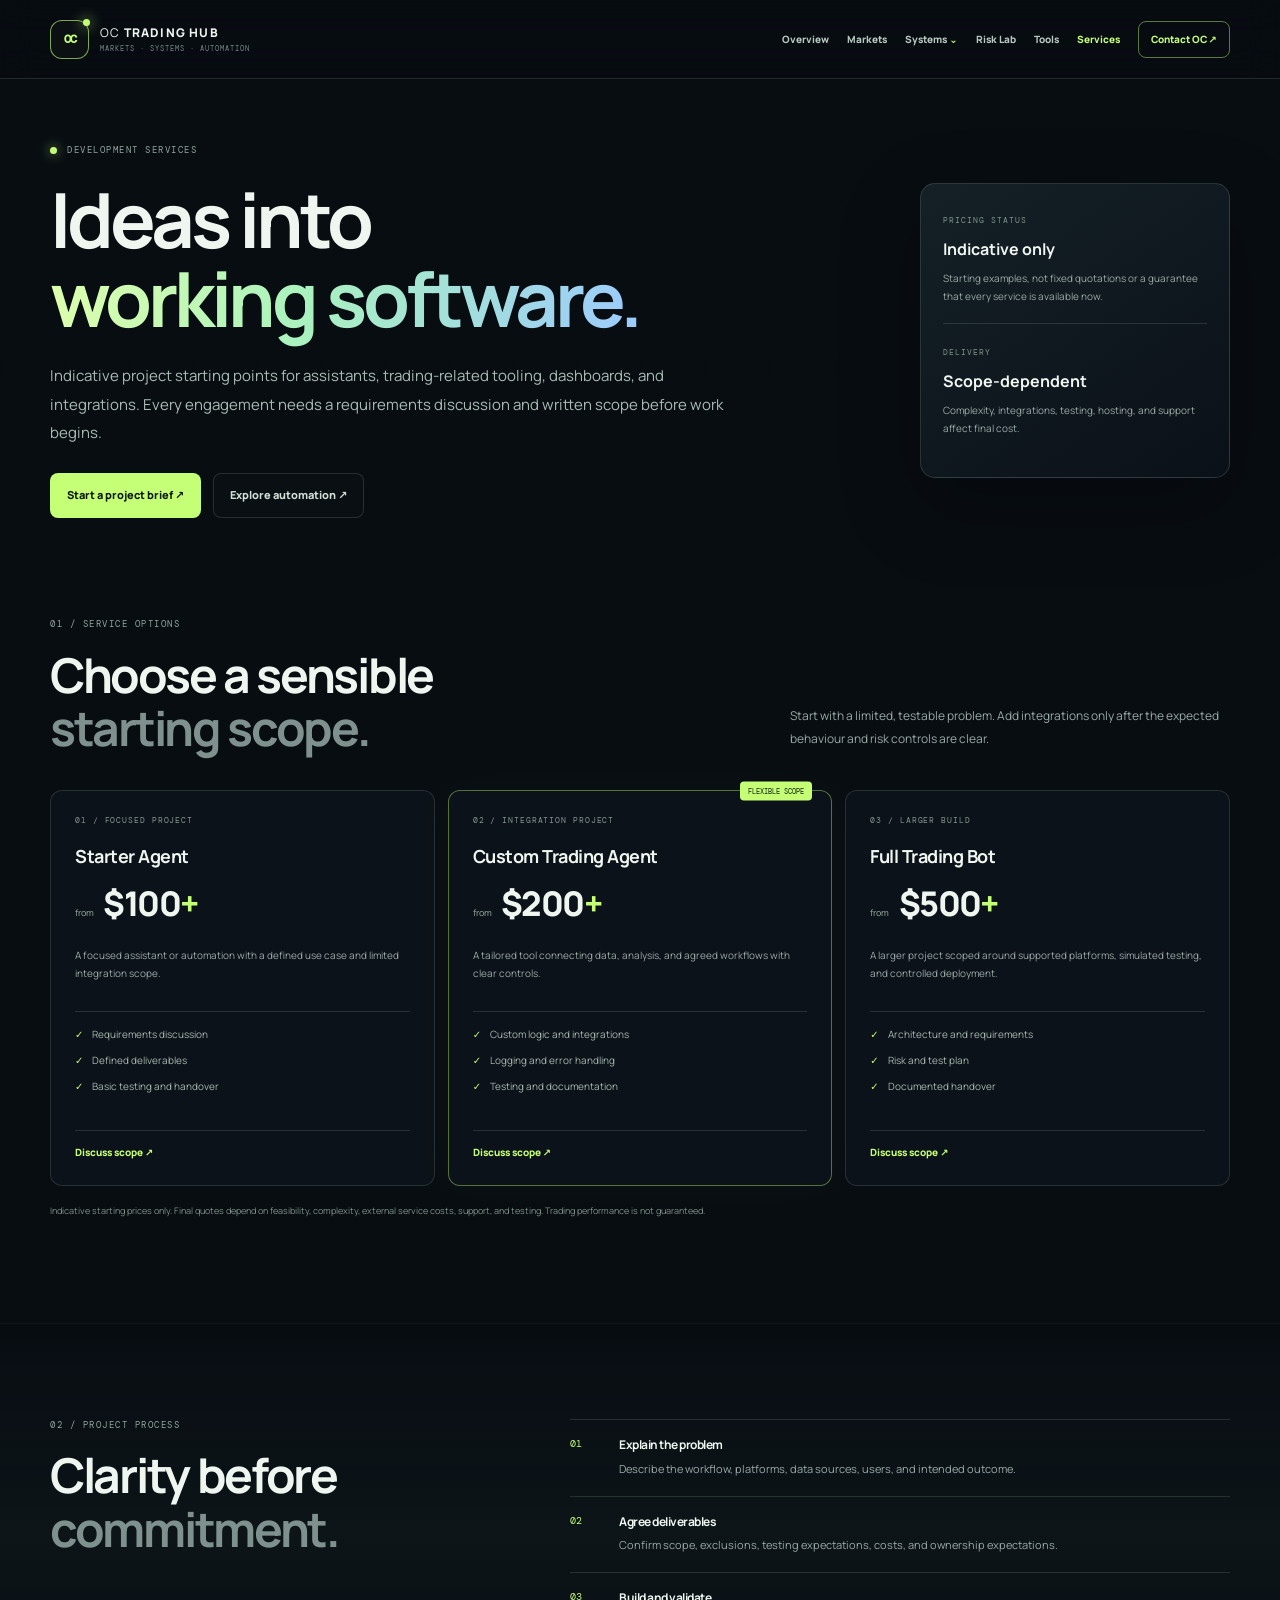
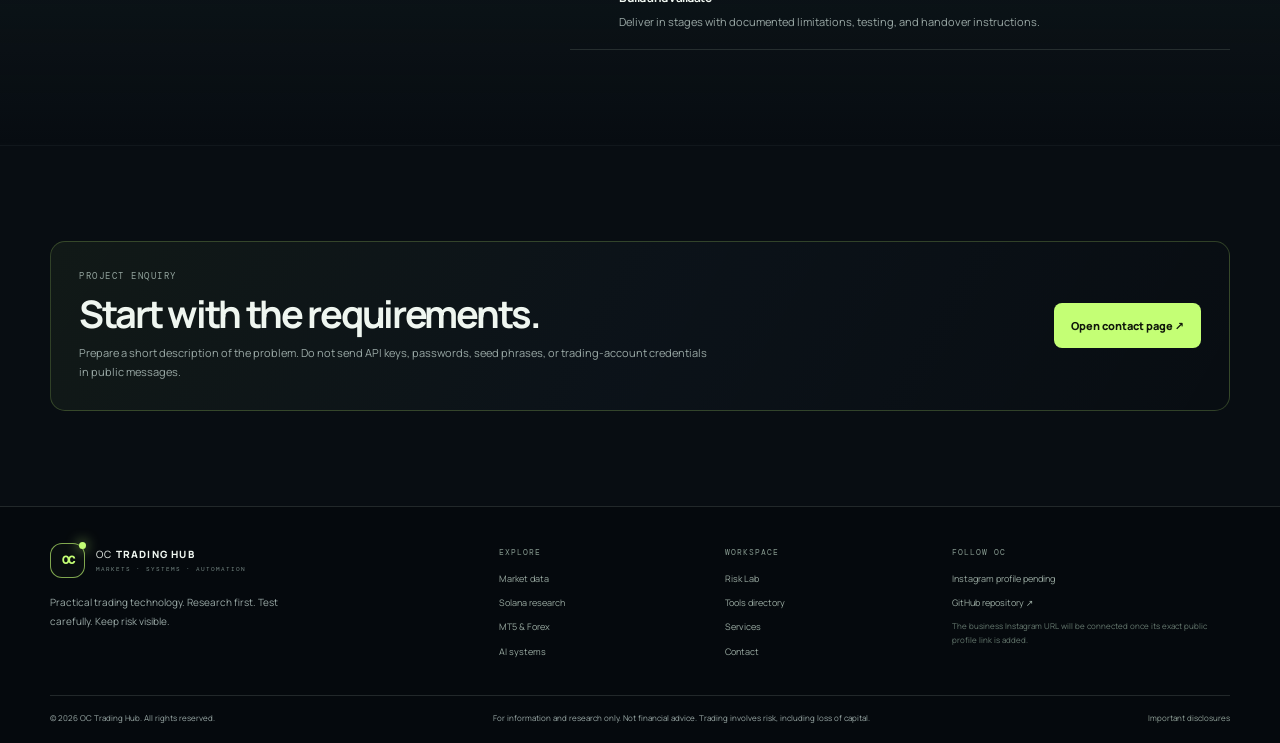
<file: services.html>
<!doctype html><html lang="en"><head><meta charset="utf-8"><meta name="viewport" content="width=device-width, initial-scale=1"><meta name="theme-color" content="#090e13"><meta name="description" content="Indicative custom software and trading automation project options and delivery process."><meta property="og:title" content="Development Services | OC Trading Hub"><meta property="og:description" content="Indicative custom software and trading automation project options and delivery process."><meta property="og:type" content="website"><title>Development Services | OC Trading Hub</title><link rel="icon" type="image/svg+xml" href="favicon.svg"><link rel="preconnect" href="https://fonts.googleapis.com"><link rel="preconnect" href="https://fonts.gstatic.com" crossorigin><link href="https://fonts.googleapis.com/css2?family=DM+Mono:wght@400;500&family=Manrope:wght@400;500;600;700;800&display=swap" rel="stylesheet"><link rel="stylesheet" href="styles.css"><script src="site-config.js" defer></script><script src="script.js" defer></script></head><body data-page="services"><a class="skip-link" href="#main">Skip to content</a><header class="site-header"><div class="container nav-wrap"><a class="brand" href="index.html" aria-label="OC Trading Hub home"><span class="brand-mark">OC<i></i></span><span class="brand-text">OC <b>TRADING HUB</b><small>MARKETS · SYSTEMS · AUTOMATION</small></span></a><button class="menu-toggle" id="menuToggle" aria-expanded="false" aria-controls="primaryNav" aria-label="Open navigation"><span></span><span></span></button><nav class="nav-links" id="primaryNav" aria-label="Main navigation"><a data-nav="home" href="index.html">Overview</a><a data-nav="markets" href="markets.html">Markets</a><details class="nav-dropdown"><summary>Systems <span>⌄</span></summary><div class="dropdown-menu"><a href="solana.html">Solana Research</a><a href="forex.html">MT5 &amp; Forex</a><a href="ai-systems.html">AI Systems</a><a href="automation.html">Custom Automation</a></div></details><a data-nav="risk" href="risk-lab.html">Risk Lab</a><a data-nav="tools" href="tools.html">Tools</a><a data-nav="services" href="services.html">Services</a><a class="nav-cta" href="contact.html">Contact OC ↗</a></nav></div></header><main id="main"><section class="page-hero section"><div class="container page-hero-grid"><div><div class="eyebrow"><span class="pulse-dot"></span> DEVELOPMENT SERVICES</div><h1>Ideas into<br><span class="gradient-text">working software.</span></h1><p class="hero-lead">Indicative project starting points for assistants, trading-related tooling, dashboards, and integrations. Every engagement needs a requirements discussion and written scope before work begins.</p><div class="hero-actions"><a class="button button-primary" href="contact.html">Start a project brief ↗</a><a class="button button-quiet" href="automation.html">Explore automation ↗</a></div></div><aside class="page-status-card"><span class="status-label">PRICING STATUS</span><strong>Indicative only</strong><p>Starting examples, not fixed quotations or a guarantee that every service is available now.</p><div class="status-divider"></div><span class="status-label">DELIVERY</span><strong>Scope-dependent</strong><p>Complexity, integrations, testing, hosting, and support affect final cost.</p></aside></div></section>
<section class="section tight-section"><div class="container"><div class="section-heading split-heading"><div><div class="eyebrow">01 / SERVICE OPTIONS</div><h2>Choose a sensible<br><span class="muted-heading">starting scope.</span></h2></div><p>Start with a limited, testable problem. Add integrations only after the expected behaviour and risk controls are clear.</p></div><div class="services-grid"><article class="service-card"><div class="service-kicker">01 / FOCUSED PROJECT</div><h3>Starter Agent</h3><p class="service-price"><span>from</span> $100<span>+</span></p><p class="service-desc">A focused assistant or automation with a defined use case and limited integration scope.</p><ul><li>Requirements discussion</li><li>Defined deliverables</li><li>Basic testing and handover</li></ul><a class="service-link" href="contact.html">Discuss scope ↗</a></article><article class="service-card featured-service"><div class="featured-badge">FLEXIBLE SCOPE</div><div class="service-kicker">02 / INTEGRATION PROJECT</div><h3>Custom Trading Agent</h3><p class="service-price"><span>from</span> $200<span>+</span></p><p class="service-desc">A tailored tool connecting data, analysis, and agreed workflows with clear controls.</p><ul><li>Custom logic and integrations</li><li>Logging and error handling</li><li>Testing and documentation</li></ul><a class="service-link" href="contact.html">Discuss scope ↗</a></article><article class="service-card"><div class="service-kicker">03 / LARGER BUILD</div><h3>Full Trading Bot</h3><p class="service-price"><span>from</span> $500<span>+</span></p><p class="service-desc">A larger project scoped around supported platforms, simulated testing, and controlled deployment.</p><ul><li>Architecture and requirements</li><li>Risk and test plan</li><li>Documented handover</li></ul><a class="service-link" href="contact.html">Discuss scope ↗</a></article></div><p class="pricing-note">Indicative starting prices only. Final quotes depend on feasibility, complexity, external service costs, support, and testing. Trading performance is not guaranteed.</p></div></section>
<section class="section subtle-section"><div class="container two-column-info"><div><div class="eyebrow">02 / PROJECT PROCESS</div><h2>Clarity before<br><span class="muted-heading">commitment.</span></h2></div><div class="sequence-list"><div><span>01</span><div><h3>Explain the problem</h3><p>Describe the workflow, platforms, data sources, users, and intended outcome.</p></div></div><div><span>02</span><div><h3>Agree deliverables</h3><p>Confirm scope, exclusions, testing expectations, costs, and ownership expectations.</p></div></div><div><span>03</span><div><h3>Build and validate</h3><p>Deliver in stages with documented limitations, testing, and handover instructions.</p></div></div></div></div></section>
<section class="section"><div class="container callout-panel"><div><div class="eyebrow">PROJECT ENQUIRY</div><h2>Start with the requirements.</h2><p>Prepare a short description of the problem. Do not send API keys, passwords, seed phrases, or trading-account credentials in public messages.</p></div><a class="button button-primary" href="contact.html">Open contact page ↗</a></div></section>
</main><footer class="site-footer"><div class="container footer-grid"><div class="footer-brand-col"><a class="brand footer-brand" href="index.html"><span class="brand-mark">OC<i></i></span><span class="brand-text">OC <b>TRADING HUB</b><small>MARKETS · SYSTEMS · AUTOMATION</small></span></a><p>Practical trading technology. Research first. Test carefully. Keep risk visible.</p></div><div><h3 class="footer-heading">Explore</h3><a href="markets.html">Market data</a><a href="solana.html">Solana research</a><a href="forex.html">MT5 &amp; Forex</a><a href="ai-systems.html">AI systems</a></div><div><h3 class="footer-heading">Workspace</h3><a href="risk-lab.html">Risk Lab</a><a href="tools.html">Tools directory</a><a href="services.html">Services</a><a href="contact.html">Contact</a></div><div><h3 class="footer-heading">Follow OC</h3><a data-instagram-link href="contact.html#instagram-status" aria-disabled="true">Instagram profile pending</a><a href="https://github.com/Abraham-001/OC-Trading-Hub" target="_blank" rel="noopener noreferrer">GitHub repository ↗</a><p class="footer-small">The business Instagram URL will be connected once its exact public profile link is added.</p></div></div><div class="container footer-bottom"><p>© <span id="year">2026</span> OC Trading Hub. All rights reserved.</p><p>For information and research only. Not financial advice. Trading involves risk, including loss of capital.</p><a href="disclaimer.html">Important disclosures</a></div></footer></body></html>
</file>
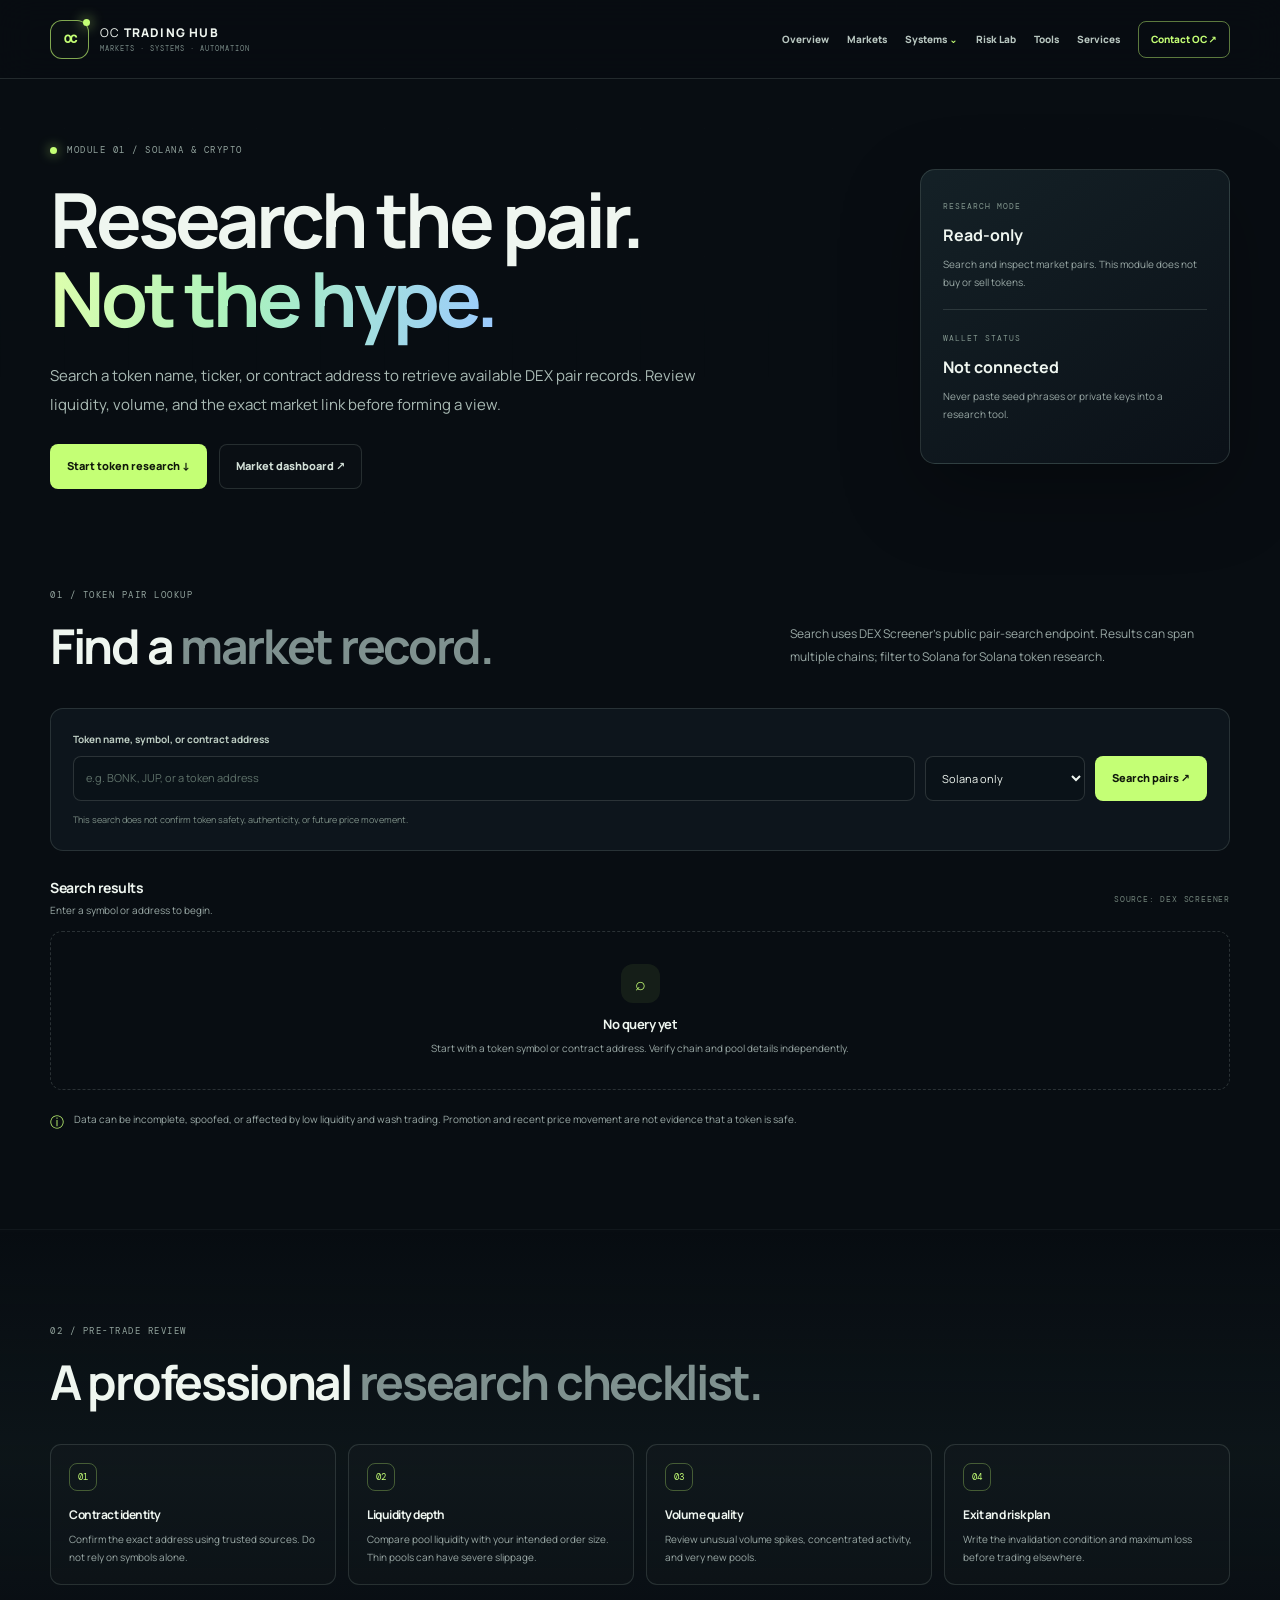
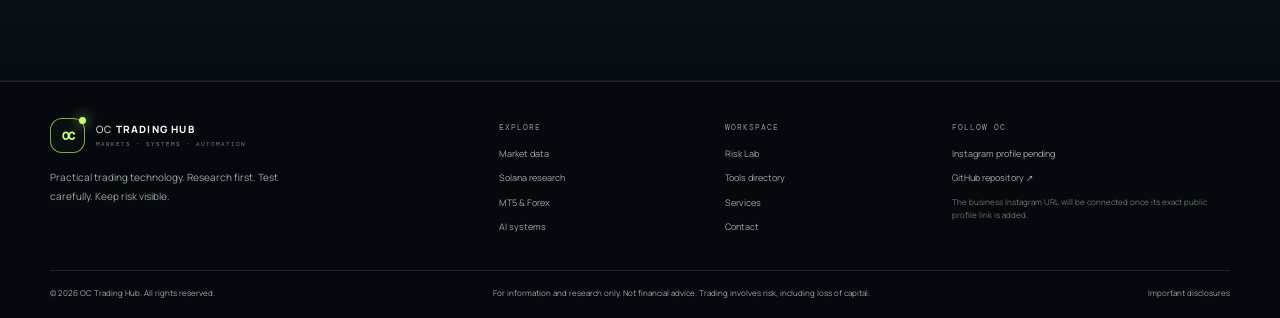
<file: solana.html>
<!doctype html><html lang="en"><head><meta charset="utf-8"><meta name="viewport" content="width=device-width, initial-scale=1"><meta name="theme-color" content="#090e13"><meta name="description" content="Search public DEX market pairs and review liquidity, volume, token identifiers, and chain details."><meta property="og:title" content="Solana Token Research | OC Trading Hub"><meta property="og:description" content="Search public DEX market pairs and review liquidity, volume, token identifiers, and chain details."><meta property="og:type" content="website"><title>Solana Token Research | OC Trading Hub</title><link rel="icon" type="image/svg+xml" href="favicon.svg"><link rel="preconnect" href="https://fonts.googleapis.com"><link rel="preconnect" href="https://fonts.gstatic.com" crossorigin><link href="https://fonts.googleapis.com/css2?family=DM+Mono:wght@400;500&family=Manrope:wght@400;500;600;700;800&display=swap" rel="stylesheet"><link rel="stylesheet" href="styles.css"><script src="site-config.js" defer></script><script src="script.js" defer></script></head><body data-page="solana"><a class="skip-link" href="#main">Skip to content</a><header class="site-header"><div class="container nav-wrap"><a class="brand" href="index.html" aria-label="OC Trading Hub home"><span class="brand-mark">OC<i></i></span><span class="brand-text">OC <b>TRADING HUB</b><small>MARKETS · SYSTEMS · AUTOMATION</small></span></a><button class="menu-toggle" id="menuToggle" aria-expanded="false" aria-controls="primaryNav" aria-label="Open navigation"><span></span><span></span></button><nav class="nav-links" id="primaryNav" aria-label="Main navigation"><a data-nav="home" href="index.html">Overview</a><a data-nav="markets" href="markets.html">Markets</a><details class="nav-dropdown"><summary>Systems <span>⌄</span></summary><div class="dropdown-menu"><a href="solana.html">Solana Research</a><a href="forex.html">MT5 &amp; Forex</a><a href="ai-systems.html">AI Systems</a><a href="automation.html">Custom Automation</a></div></details><a data-nav="risk" href="risk-lab.html">Risk Lab</a><a data-nav="tools" href="tools.html">Tools</a><a data-nav="services" href="services.html">Services</a><a class="nav-cta" href="contact.html">Contact OC ↗</a></nav></div></header><main id="main"><section class="page-hero section"><div class="container page-hero-grid"><div><div class="eyebrow"><span class="pulse-dot"></span> MODULE 01 / SOLANA &amp; CRYPTO</div><h1>Research the pair.<br><span class="gradient-text">Not the hype.</span></h1><p class="hero-lead">Search a token name, ticker, or contract address to retrieve available DEX pair records. Review liquidity, volume, and the exact market link before forming a view.</p><div class="hero-actions"><a class="button button-primary" href="#token-research">Start token research ↓</a><a class="button button-quiet" href="markets.html">Market dashboard ↗</a></div></div><aside class="page-status-card"><span class="status-label">RESEARCH MODE</span><strong>Read-only</strong><p>Search and inspect market pairs. This module does not buy or sell tokens.</p><div class="status-divider"></div><span class="status-label">WALLET STATUS</span><strong>Not connected</strong><p>Never paste seed phrases or private keys into a research tool.</p></aside></div></section>
<section class="section tight-section" id="token-research"><div class="container"><div class="section-heading split-heading"><div><div class="eyebrow">01 / TOKEN PAIR LOOKUP</div><h2>Find a <span class="muted-heading">market record.</span></h2></div><p>Search uses DEX Screener's public pair-search endpoint. Results can span multiple chains; filter to Solana for Solana token research.</p></div><form id="tokenSearchForm" class="search-panel"><label for="tokenQuery">Token name, symbol, or contract address</label><div class="search-controls"><input id="tokenQuery" name="q" type="search" maxlength="120" autocomplete="off" placeholder="e.g. BONK, JUP, or a token address" required><select id="chainFilter" aria-label="Filter results by chain"><option value="solana">Solana only</option><option value="all">All chains</option><option value="ethereum">Ethereum</option><option value="base">Base</option><option value="bsc">BNB Chain</option></select><button class="button button-primary" type="submit">Search pairs ↗</button></div><p class="search-hint">This search does not confirm token safety, authenticity, or future price movement.</p></form><div class="research-results-head"><div><h3>Search results</h3><p id="tokenSearchStatus" role="status" aria-live="polite">Enter a symbol or address to begin.</p></div><span class="market-source">SOURCE: DEX SCREENER</span></div><div id="tokenSearchResults" class="pair-results" aria-live="polite"><div class="empty-state"><span class="empty-icon">⌕</span><h3>No query yet</h3><p>Start with a token symbol or contract address. Verify chain and pool details independently.</p></div></div><div class="section-footnote"><span>ⓘ</span><p>Data can be incomplete, spoofed, or affected by low liquidity and wash trading. Promotion and recent price movement are not evidence that a token is safe.</p></div></div></section>
<section class="section subtle-section"><div class="container"><div class="section-heading"><div class="eyebrow">02 / PRE-TRADE REVIEW</div><h2>A professional <span class="muted-heading">research checklist.</span></h2></div><div class="review-grid"><article class="review-card"><span>01</span><h3>Contract identity</h3><p>Confirm the exact address using trusted sources. Do not rely on symbols alone.</p></article><article class="review-card"><span>02</span><h3>Liquidity depth</h3><p>Compare pool liquidity with your intended order size. Thin pools can have severe slippage.</p></article><article class="review-card"><span>03</span><h3>Volume quality</h3><p>Review unusual volume spikes, concentrated activity, and very new pools.</p></article><article class="review-card"><span>04</span><h3>Exit and risk plan</h3><p>Write the invalidation condition and maximum loss before trading elsewhere.</p></article></div></div></section>
</main><footer class="site-footer"><div class="container footer-grid"><div class="footer-brand-col"><a class="brand footer-brand" href="index.html"><span class="brand-mark">OC<i></i></span><span class="brand-text">OC <b>TRADING HUB</b><small>MARKETS · SYSTEMS · AUTOMATION</small></span></a><p>Practical trading technology. Research first. Test carefully. Keep risk visible.</p></div><div><h3 class="footer-heading">Explore</h3><a href="markets.html">Market data</a><a href="solana.html">Solana research</a><a href="forex.html">MT5 &amp; Forex</a><a href="ai-systems.html">AI systems</a></div><div><h3 class="footer-heading">Workspace</h3><a href="risk-lab.html">Risk Lab</a><a href="tools.html">Tools directory</a><a href="services.html">Services</a><a href="contact.html">Contact</a></div><div><h3 class="footer-heading">Follow OC</h3><a data-instagram-link href="contact.html#instagram-status" aria-disabled="true">Instagram profile pending</a><a href="https://github.com/Abraham-001/OC-Trading-Hub" target="_blank" rel="noopener noreferrer">GitHub repository ↗</a><p class="footer-small">The business Instagram URL will be connected once its exact public profile link is added.</p></div></div><div class="container footer-bottom"><p>© <span id="year">2026</span> OC Trading Hub. All rights reserved.</p><p>For information and research only. Not financial advice. Trading involves risk, including loss of capital.</p><a href="disclaimer.html">Important disclosures</a></div></footer></body></html>
</file>
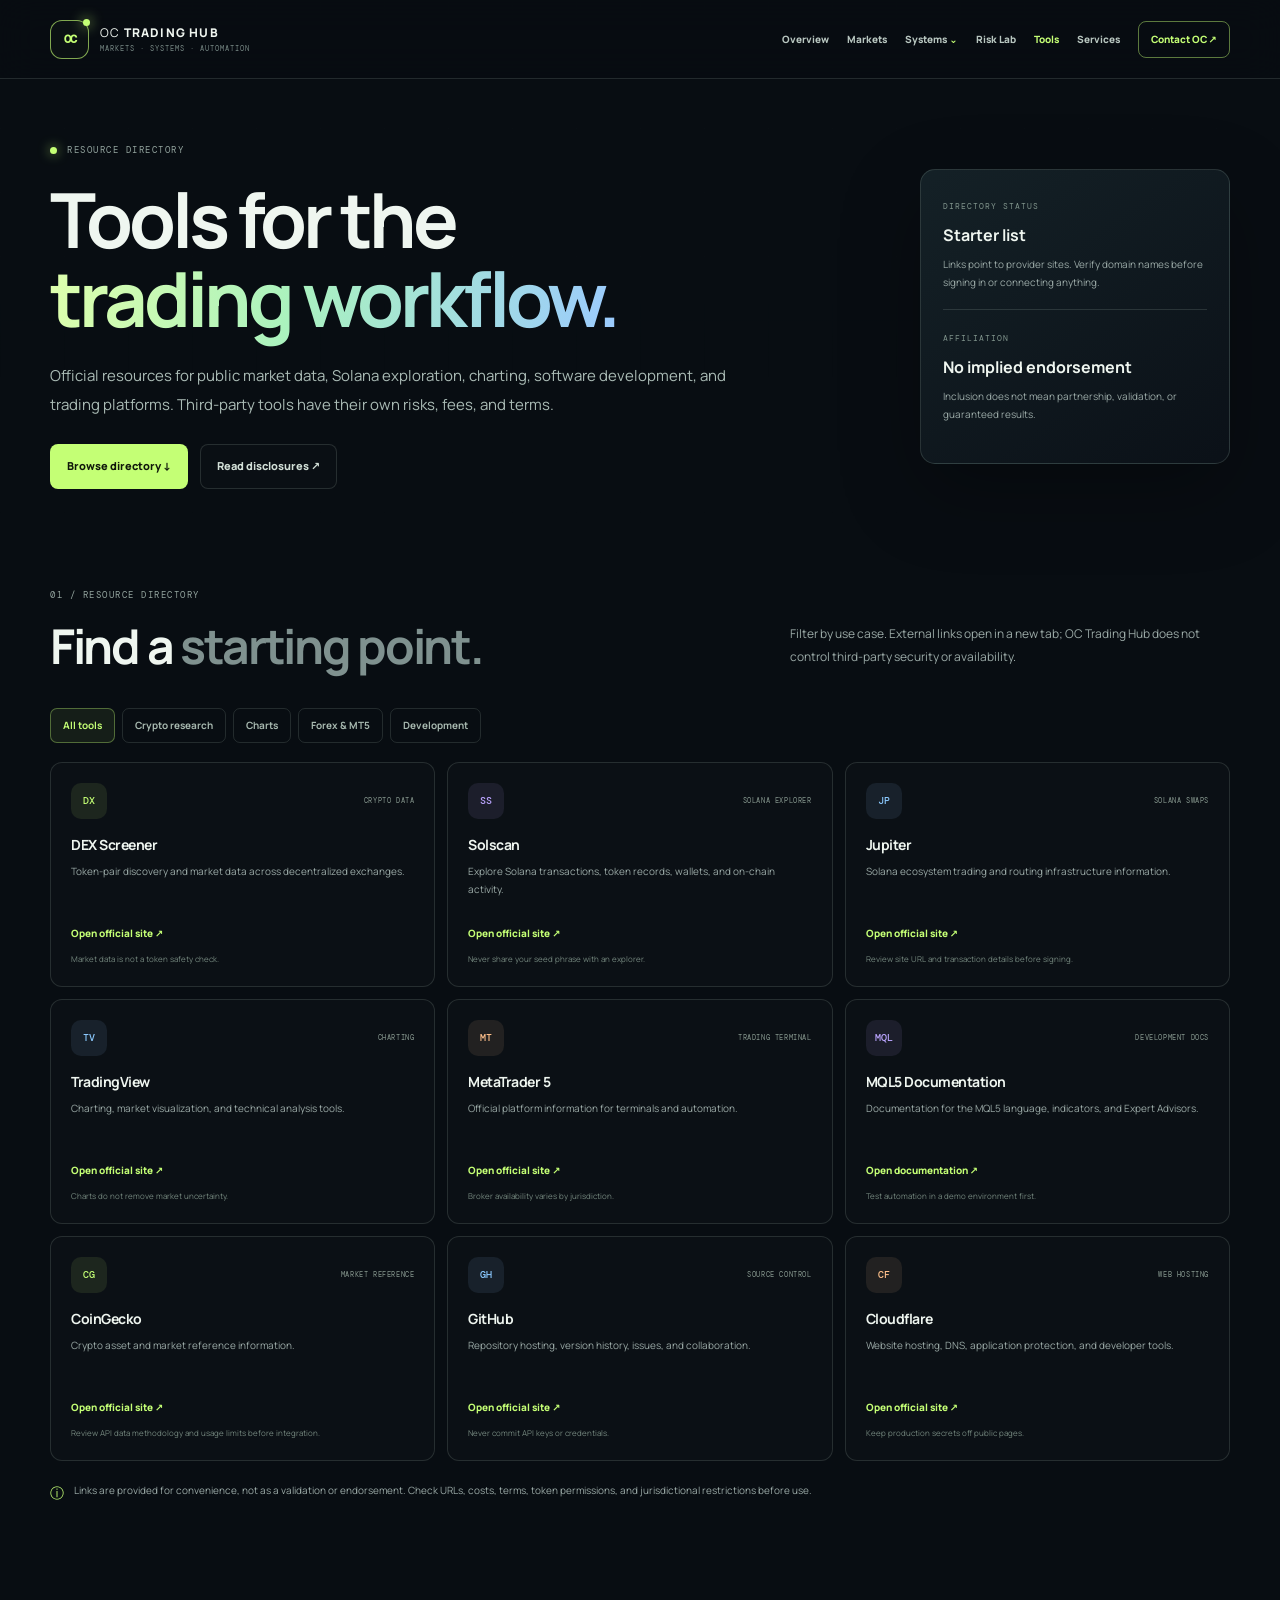
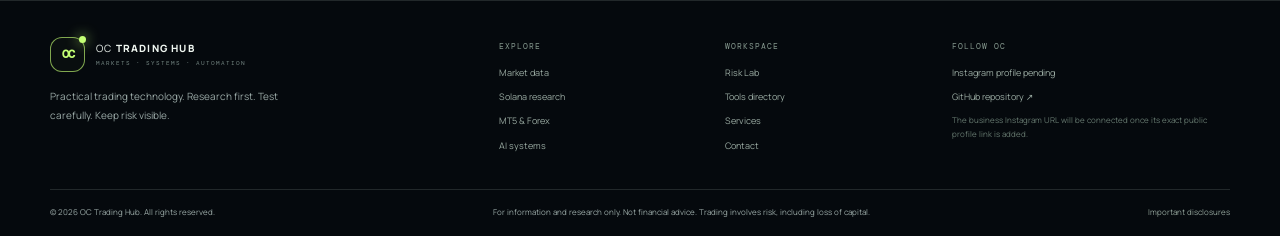
<file: tools.html>
<!doctype html><html lang="en"><head><meta charset="utf-8"><meta name="viewport" content="width=device-width, initial-scale=1"><meta name="theme-color" content="#090e13"><meta name="description" content="Official resources for crypto market research, charting, MetaTrader 5, development, and hosting."><meta property="og:title" content="Trading Tools Directory | OC Trading Hub"><meta property="og:description" content="Official resources for crypto market research, charting, MetaTrader 5, development, and hosting."><meta property="og:type" content="website"><title>Trading Tools Directory | OC Trading Hub</title><link rel="icon" type="image/svg+xml" href="favicon.svg"><link rel="preconnect" href="https://fonts.googleapis.com"><link rel="preconnect" href="https://fonts.gstatic.com" crossorigin><link href="https://fonts.googleapis.com/css2?family=DM+Mono:wght@400;500&family=Manrope:wght@400;500;600;700;800&display=swap" rel="stylesheet"><link rel="stylesheet" href="styles.css"><script src="site-config.js" defer></script><script src="script.js" defer></script></head><body data-page="tools"><a class="skip-link" href="#main">Skip to content</a><header class="site-header"><div class="container nav-wrap"><a class="brand" href="index.html" aria-label="OC Trading Hub home"><span class="brand-mark">OC<i></i></span><span class="brand-text">OC <b>TRADING HUB</b><small>MARKETS · SYSTEMS · AUTOMATION</small></span></a><button class="menu-toggle" id="menuToggle" aria-expanded="false" aria-controls="primaryNav" aria-label="Open navigation"><span></span><span></span></button><nav class="nav-links" id="primaryNav" aria-label="Main navigation"><a data-nav="home" href="index.html">Overview</a><a data-nav="markets" href="markets.html">Markets</a><details class="nav-dropdown"><summary>Systems <span>⌄</span></summary><div class="dropdown-menu"><a href="solana.html">Solana Research</a><a href="forex.html">MT5 &amp; Forex</a><a href="ai-systems.html">AI Systems</a><a href="automation.html">Custom Automation</a></div></details><a data-nav="risk" href="risk-lab.html">Risk Lab</a><a data-nav="tools" href="tools.html">Tools</a><a data-nav="services" href="services.html">Services</a><a class="nav-cta" href="contact.html">Contact OC ↗</a></nav></div></header><main id="main"><section class="page-hero section"><div class="container page-hero-grid"><div><div class="eyebrow"><span class="pulse-dot"></span> RESOURCE DIRECTORY</div><h1>Tools for the<br><span class="gradient-text">trading workflow.</span></h1><p class="hero-lead">Official resources for public market data, Solana exploration, charting, software development, and trading platforms. Third-party tools have their own risks, fees, and terms.</p><div class="hero-actions"><a class="button button-primary" href="#directory">Browse directory ↓</a><a class="button button-quiet" href="disclaimer.html">Read disclosures ↗</a></div></div><aside class="page-status-card"><span class="status-label">DIRECTORY STATUS</span><strong>Starter list</strong><p>Links point to provider sites. Verify domain names before signing in or connecting anything.</p><div class="status-divider"></div><span class="status-label">AFFILIATION</span><strong>No implied endorsement</strong><p>Inclusion does not mean partnership, validation, or guaranteed results.</p></aside></div></section>
<section class="section tight-section" id="directory"><div class="container"><div class="section-heading split-heading"><div><div class="eyebrow">01 / RESOURCE DIRECTORY</div><h2>Find a <span class="muted-heading">starting point.</span></h2></div><p>Filter by use case. External links open in a new tab; OC Trading Hub does not control third-party security or availability.</p></div><div class="filter-bar" role="group" aria-label="Filter tools"><button class="filter-chip is-active" data-tool-filter="all" type="button">All tools</button><button class="filter-chip" data-tool-filter="crypto" type="button">Crypto research</button><button class="filter-chip" data-tool-filter="charts" type="button">Charts</button><button class="filter-chip" data-tool-filter="forex" type="button">Forex &amp; MT5</button><button class="filter-chip" data-tool-filter="development" type="button">Development</button></div><div class="directory-grid">
<article class="directory-tool" data-tool-category="crypto"><div class="tool-card-top"><span class="tool-logo tool-logo-green">DX</span><span class="tool-category-label">CRYPTO DATA</span></div><h3>DEX Screener</h3><p>Token-pair discovery and market data across decentralized exchanges.</p><a href="https://dexscreener.com/" target="_blank" rel="noopener noreferrer">Open official site ↗</a><small>Market data is not a token safety check.</small></article>
<article class="directory-tool" data-tool-category="crypto"><div class="tool-card-top"><span class="tool-logo tool-logo-purple">SS</span><span class="tool-category-label">SOLANA EXPLORER</span></div><h3>Solscan</h3><p>Explore Solana transactions, token records, wallets, and on-chain activity.</p><a href="https://solscan.io/" target="_blank" rel="noopener noreferrer">Open official site ↗</a><small>Never share your seed phrase with an explorer.</small></article>
<article class="directory-tool" data-tool-category="crypto"><div class="tool-card-top"><span class="tool-logo tool-logo-blue">JP</span><span class="tool-category-label">SOLANA SWAPS</span></div><h3>Jupiter</h3><p>Solana ecosystem trading and routing infrastructure information.</p><a href="https://jup.ag/" target="_blank" rel="noopener noreferrer">Open official site ↗</a><small>Review site URL and transaction details before signing.</small></article>
<article class="directory-tool" data-tool-category="charts"><div class="tool-card-top"><span class="tool-logo tool-logo-blue">TV</span><span class="tool-category-label">CHARTING</span></div><h3>TradingView</h3><p>Charting, market visualization, and technical analysis tools.</p><a href="https://www.tradingview.com/" target="_blank" rel="noopener noreferrer">Open official site ↗</a><small>Charts do not remove market uncertainty.</small></article>
<article class="directory-tool" data-tool-category="forex"><div class="tool-card-top"><span class="tool-logo tool-logo-orange">MT</span><span class="tool-category-label">TRADING TERMINAL</span></div><h3>MetaTrader 5</h3><p>Official platform information for terminals and automation.</p><a href="https://www.metatrader5.com/" target="_blank" rel="noopener noreferrer">Open official site ↗</a><small>Broker availability varies by jurisdiction.</small></article>
<article class="directory-tool" data-tool-category="forex"><div class="tool-card-top"><span class="tool-logo tool-logo-purple">MQL</span><span class="tool-category-label">DEVELOPMENT DOCS</span></div><h3>MQL5 Documentation</h3><p>Documentation for the MQL5 language, indicators, and Expert Advisors.</p><a href="https://www.mql5.com/en/docs" target="_blank" rel="noopener noreferrer">Open documentation ↗</a><small>Test automation in a demo environment first.</small></article>
<article class="directory-tool" data-tool-category="crypto"><div class="tool-card-top"><span class="tool-logo tool-logo-green">CG</span><span class="tool-category-label">MARKET REFERENCE</span></div><h3>CoinGecko</h3><p>Crypto asset and market reference information.</p><a href="https://www.coingecko.com/" target="_blank" rel="noopener noreferrer">Open official site ↗</a><small>Review API data methodology and usage limits before integration.</small></article>
<article class="directory-tool" data-tool-category="development"><div class="tool-card-top"><span class="tool-logo tool-logo-blue">GH</span><span class="tool-category-label">SOURCE CONTROL</span></div><h3>GitHub</h3><p>Repository hosting, version history, issues, and collaboration.</p><a href="https://github.com/" target="_blank" rel="noopener noreferrer">Open official site ↗</a><small>Never commit API keys or credentials.</small></article>
<article class="directory-tool" data-tool-category="development"><div class="tool-card-top"><span class="tool-logo tool-logo-orange">CF</span><span class="tool-category-label">WEB HOSTING</span></div><h3>Cloudflare</h3><p>Website hosting, DNS, application protection, and developer tools.</p><a href="https://www.cloudflare.com/" target="_blank" rel="noopener noreferrer">Open official site ↗</a><small>Keep production secrets off public pages.</small></article>
</div><div class="section-footnote"><span>ⓘ</span><p>Links are provided for convenience, not as a validation or endorsement. Check URLs, costs, terms, token permissions, and jurisdictional restrictions before use.</p></div></div></section>
</main><footer class="site-footer"><div class="container footer-grid"><div class="footer-brand-col"><a class="brand footer-brand" href="index.html"><span class="brand-mark">OC<i></i></span><span class="brand-text">OC <b>TRADING HUB</b><small>MARKETS · SYSTEMS · AUTOMATION</small></span></a><p>Practical trading technology. Research first. Test carefully. Keep risk visible.</p></div><div><h3 class="footer-heading">Explore</h3><a href="markets.html">Market data</a><a href="solana.html">Solana research</a><a href="forex.html">MT5 &amp; Forex</a><a href="ai-systems.html">AI systems</a></div><div><h3 class="footer-heading">Workspace</h3><a href="risk-lab.html">Risk Lab</a><a href="tools.html">Tools directory</a><a href="services.html">Services</a><a href="contact.html">Contact</a></div><div><h3 class="footer-heading">Follow OC</h3><a data-instagram-link href="contact.html#instagram-status" aria-disabled="true">Instagram profile pending</a><a href="https://github.com/Abraham-001/OC-Trading-Hub" target="_blank" rel="noopener noreferrer">GitHub repository ↗</a><p class="footer-small">The business Instagram URL will be connected once its exact public profile link is added.</p></div></div><div class="container footer-bottom"><p>© <span id="year">2026</span> OC Trading Hub. All rights reserved.</p><p>For information and research only. Not financial advice. Trading involves risk, including loss of capital.</p><a href="disclaimer.html">Important disclosures</a></div></footer></body></html>
</file>
<file: styles.css>
:root{--bg:#080d12;--panel:#0e171e;--text:#eff6f0;--muted:#9aa9a6;--line:rgba(219,241,230,.13);--lime:#c4ff75;--green:#7de0a4;--purple:#bba5ff;--blue:#8ccaff;--orange:#ffc08b;--red:#ff9b9b;--sans:"Manrope",system-ui,sans-serif;--mono:"DM Mono",monospace;--max:1180px}*{box-sizing:border-box}html{scroll-behavior:smooth;scroll-padding-top:100px}body{margin:0;background:var(--bg);color:var(--text);font:14px/1.7 var(--sans);-webkit-font-smoothing:antialiased}body:before{content:"";position:fixed;inset:0;z-index:-1;pointer-events:none;opacity:.15;background-image:linear-gradient(rgba(210,237,223,.06) 1px,transparent 1px),linear-gradient(90deg,rgba(210,237,223,.06) 1px,transparent 1px);background-size:64px 64px;mask-image:linear-gradient(to bottom,#000,transparent 74%)}a{color:inherit;text-decoration:none}button,input,select,textarea{font:inherit}button{cursor:pointer}.container{width:min(var(--max),calc(100% - 48px));margin-inline:auto}.section{padding:95px 0}.tight-section{padding-top:60px}.subtle-section{background:linear-gradient(180deg,transparent,rgba(28,47,48,.23),transparent);border-block:1px solid rgba(230,245,235,.045)}.skip-link{position:absolute;left:-10000px;top:10px;z-index:100;background:var(--lime);color:#101710;padding:10px 14px}.skip-link:focus{left:10px}.site-header{position:sticky;top:0;z-index:50;background:rgba(8,13,18,.92);backdrop-filter:blur(18px);border-bottom:1px solid var(--line)}.nav-wrap{min-height:78px;display:flex;align-items:center;justify-content:space-between;gap:25px}.brand{display:flex;align-items:center;gap:11px;min-width:max-content}.brand-mark{width:39px;height:39px;border:1px solid rgba(196,255,117,.64);border-radius:12px;display:grid;place-items:center;position:relative;color:var(--lime);font:700 12px var(--mono);letter-spacing:-1px;background:rgba(196,255,117,.025)}.brand-mark i{width:7px;height:7px;border-radius:50%;position:absolute;right:-2px;top:-2px;background:var(--lime);box-shadow:0 0 13px var(--lime)}.brand-text{font-size:12px;letter-spacing:1.2px;line-height:1.3}.brand-text b{font-weight:800}.brand-text small{display:block;margin-top:4px;color:#778985;font:7px var(--mono);letter-spacing:1px}.nav-links{display:flex;align-items:center;gap:18px;color:#b8c7c0;font-size:10px;font-weight:800}.nav-links>a:not(.nav-cta):hover,.nav-links>a.active{color:var(--lime)}.nav-cta{padding:9px 12px;border:1px solid rgba(196,255,117,.45);border-radius:8px;color:var(--lime);white-space:nowrap}.nav-dropdown{position:relative}.nav-dropdown summary{list-style:none;cursor:pointer;white-space:nowrap}.nav-dropdown summary::-webkit-details-marker{display:none}.nav-dropdown summary span{color:var(--lime)}.dropdown-menu{position:absolute;top:calc(100% + 16px);left:-14px;min-width:200px;padding:8px;border:1px solid var(--line);border-radius:11px;background:#0e171e;box-shadow:0 28px 80px #0007;display:grid;gap:2px}.dropdown-menu a{padding:9px 12px;border-radius:7px;color:#bccbc4;font-size:11px}.dropdown-menu a:hover{background:#c4ff7510;color:var(--lime)}.menu-toggle{display:none;background:transparent;border:1px solid var(--line);border-radius:8px;width:42px;height:40px;align-items:center;justify-content:center;flex-direction:column;gap:5px}.menu-toggle span{width:18px;height:1px;background:var(--text)}
.eyebrow{font:9px var(--mono);letter-spacing:1.5px;color:#93a49e;display:flex;align-items:center;gap:10px;text-transform:uppercase}.pulse-dot{width:7px;height:7px;background:var(--lime);border-radius:50%;box-shadow:0 0 12px #c4ff75bd;flex:0 0 auto}.gradient-text{background:linear-gradient(100deg,#dfffac,#aaf2be 43%,#9bcaff);color:transparent;background-clip:text}.muted-heading{color:#7f918f}h1,h2,h3,p{margin-top:0}h1{font-size:clamp(43px,6vw,76px);line-height:1.04;letter-spacing:-4px;margin:24px 0;font-weight:700}h2{font-size:clamp(31px,4vw,48px);line-height:1.12;letter-spacing:-2.3px;margin:18px 0 0;font-weight:700}h3{letter-spacing:-.5px;line-height:1.35}p{color:var(--muted)}.hero-lead{color:#aabbb5;font-size:15px;line-height:1.9;max-width:650px}.hero{padding-top:70px;padding-bottom:20px;position:relative;overflow:hidden}.hero-glow{position:absolute;width:650px;height:650px;border-radius:50%;pointer-events:none}.glow-a{right:-190px;top:-280px;background:radial-gradient(circle,rgba(86,148,114,.16),transparent 67%)}.hero-layout{display:grid;grid-template-columns:1fr .86fr;align-items:center;gap:60px;min-height:450px;position:relative}.hero-copy{position:relative;z-index:1}.hero-actions{display:flex;align-items:center;gap:12px;flex-wrap:wrap;margin-top:25px}.button{display:inline-flex;align-items:center;justify-content:center;gap:12px;min-height:45px;padding:0 16px;border:1px solid transparent;border-radius:8px;font-size:11px;font-weight:800;transition:transform .2s,border-color .2s,background .2s}.button:hover{transform:translateY(-2px)}.button-primary{background:var(--lime);color:#10180b}.button-primary:hover{background:#d5ff9d}.button-quiet{border-color:var(--line);color:#d2dfd7;background:rgba(255,255,255,.01)}.button-quiet:hover{border-color:#c4ff7570}.button-small{min-height:34px;padding:0 12px;font-size:10px}.hero-points{display:flex;gap:16px;flex-wrap:wrap;margin-top:23px;color:#84958f;font-size:9px}.hero-points span{display:flex;align-items:center;gap:7px}.hero-points i{width:5px;height:5px;border-radius:50%;background:var(--lime)}.hero-console,.page-status-card{border:1px solid rgba(206,241,222,.15);border-radius:15px;background:linear-gradient(145deg,rgba(21,34,40,.96),rgba(11,17,24,.98));box-shadow:0 28px 80px #0004;position:relative;overflow:hidden}.hero-console{padding:22px}.console-head{display:flex;align-items:flex-start;justify-content:space-between;gap:15px}.console-head>div{display:grid;gap:7px}.console-kicker,.status-label{font:8px var(--mono);letter-spacing:1px;color:#80948c}.console-head strong{font-size:15px}.status-dot{display:inline-flex;align-items:center;gap:7px;padding:5px 8px;border-radius:5px;border:1px solid var(--line);font:8px var(--mono);letter-spacing:.7px;white-space:nowrap;color:#b7c8be}.status-dot:before{content:"";width:5px;height:5px;border-radius:50%;background:var(--lime)}.console-stats{display:grid;grid-template-columns:1fr 1fr;gap:15px;margin:25px 0 19px}.console-stats>div{display:flex;flex-direction:column;gap:6px}.console-stats span{font:8px var(--mono);color:#81958b}.console-stats strong{font-size:17px}.console-stats small{font-size:9px;color:#768981}.console-divider,.status-divider{height:1px;background:var(--line);margin-bottom:14px}.console-row{display:grid;grid-template-columns:34px 1fr auto;align-items:center;gap:11px;padding:12px 0;border-bottom:1px solid #dcefe811}.console-icon,.capability-icon,.blueprint-icon{display:grid;place-items:center;width:34px;height:34px;border-radius:9px;background:#ffffff0d;font-size:17px}.icon-lime{color:var(--lime);background:#c4ff7517}.icon-purple{color:var(--purple);background:#bba5ff17}.icon-blue{color:var(--blue);background:#8ccaff17}.icon-orange{color:var(--orange);background:#ffc08b17}.icon-green{color:var(--green);background:#7de0a417}.console-row>div{display:grid;gap:3px}.console-row strong{font-size:10px}.console-row small{color:#788982;font-size:9px}.row-status{font:7px var(--mono);color:var(--lime);text-align:right}.muted-status{color:#84928b}.console-bottom{display:flex;justify-content:space-between;gap:10px;padding-top:15px;color:#73847d;font:7px var(--mono);letter-spacing:.5px}.ticker-wrap{position:relative;margin-top:40px}.ticker{display:flex;align-items:center;justify-content:space-between;gap:13px;flex-wrap:wrap;border-block:1px solid var(--line);padding:15px 0;color:#8a9a94;font:8px var(--mono);letter-spacing:1px}.ticker b{color:var(--lime);font-weight:400}
.section-heading{margin-bottom:35px}.split-heading{display:flex;justify-content:space-between;align-items:end;gap:40px}.split-heading>p,.heading-side>p{max-width:440px;color:var(--muted);font-size:12px;line-height:1.9;margin:0 0 4px}.heading-side{max-width:450px}.heading-side .text-link{margin-top:10px}.text-link{display:inline-flex;gap:15px;align-items:center;color:var(--lime);font-size:10px;font-weight:800;margin-top:10px}.market-toolbar{display:flex;align-items:center;justify-content:space-between;gap:15px;margin:0 0 14px}.live-indicator{display:flex;align-items:center;gap:8px;color:#92a39b;font-size:10px}.live-indicator i{width:6px;height:6px;background:var(--lime);border-radius:50%;box-shadow:0 0 10px #c4ff7580}.market-source{font:8px var(--mono);letter-spacing:.8px;color:#72847b}.market-grid{display:grid;grid-template-columns:repeat(4,1fr);gap:12px}.market-card{border:1px solid var(--line);border-radius:12px;background:linear-gradient(155deg,#142026d4,#0c1218c7);padding:17px;min-height:145px;display:flex;flex-direction:column;gap:7px;min-width:0}.market-card:hover{border-color:#c4ff754d}.market-symbol{font:9px var(--mono);letter-spacing:.7px;color:#8fa097}.market-card strong{font-size:22px;letter-spacing:-1px;overflow-wrap:anywhere}.market-change{font:10px var(--mono);color:var(--green)}.market-change.negative,.negative{color:var(--red)}.positive{color:var(--green)}.market-metrics{display:flex;gap:10px;flex-wrap:wrap;margin-top:auto;padding-top:9px;border-top:1px solid #e6f5eb0f;color:#84948e;font-size:9px}.market-help{font-size:10px;color:#8a9b94}.market-loading strong{font-size:14px;letter-spacing:0;color:#bfccc5}.market-grid-large .market-card{min-height:168px}.market-grid-large .market-card strong{font-size:24px}.market-open{margin-top:7px;color:var(--lime);font-size:9px;font-weight:800}.section-footnote{display:flex;gap:10px;align-items:flex-start;margin-top:20px}.section-footnote>span{color:var(--lime);font-size:14px}.section-footnote p{font-size:10px;line-height:1.8;margin:0;max-width:960px}.api-attribution{display:flex;align-items:center;justify-content:space-between;gap:14px;flex-wrap:wrap;margin-top:16px;padding:13px 0;border-top:1px solid var(--line);font-size:9px;color:#84948d}.api-attribution>span:first-child{font:8px var(--mono);letter-spacing:.8px}.api-attribution a,.page-status-card a{color:var(--lime)}
.ecosystem-grid{display:grid;grid-template-columns:repeat(4,1fr);gap:13px}.ecosystem-card{min-height:255px;border:1px solid var(--line);border-radius:12px;padding:22px 19px 17px;background:linear-gradient(160deg,#ffffff08,#ffffff01);display:flex;flex-direction:column;transition:transform .22s,border-color .22s}.ecosystem-card:hover{transform:translateY(-4px);border-color:#c4ff7559}.card-top{display:flex;align-items:center;justify-content:space-between;margin-bottom:24px}.card-icon{display:grid;place-items:center;width:34px;height:34px;border-radius:9px;font-size:18px;background:#ffffff0d}.card-index{color:#647671;font:8px var(--mono);letter-spacing:.8px}.ecosystem-card h3{font-size:15px;margin:0 0 8px}.ecosystem-card p{font-size:10px;color:#93a39c;line-height:1.8;margin-bottom:15px}.card-purple .card-icon{color:var(--purple);background:#bba5ff19}.card-green .card-icon{color:var(--green);background:#7de0a419}.card-blue .card-icon{color:var(--blue);background:#8ccaff19}.card-orange .card-icon{color:var(--orange);background:#ffc08b19}.tag-row{display:flex;gap:5px;flex-wrap:wrap;margin-bottom:16px}.tag-row span{font-size:8px;padding:4px 6px;border:1px solid #dcefe819;border-radius:4px;color:#91a198}.card-bottom{border-top:1px solid var(--line);padding-top:12px;display:flex;justify-content:space-between;align-items:center;margin-top:auto;color:#7f9189;font:7px var(--mono);letter-spacing:.6px}.capability-section,.process-section{background:linear-gradient(180deg,transparent,rgba(28,47,48,.2),transparent);border-block:1px solid #e6f5eb0b}.capability-layout,.process-layout,.roadmap-layout{display:grid;grid-template-columns:.76fr 1.24fr;gap:75px;align-items:start}.capability-intro h2,.process-copy h2{margin:18px 0}.capability-intro>p,.process-copy>p{font-size:12px;line-height:1.9;max-width:350px;margin:20px 0}.capability-list,.process-list,.roadmap-list{border-top:1px solid var(--line)}.capability-row{display:grid;grid-template-columns:38px 1fr 20px;gap:14px;align-items:center;padding:19px 0;border-bottom:1px solid var(--line)}.capability-row h3{font-size:13px;margin:0 0 4px}.capability-row p{font-size:10px;margin:0;line-height:1.8}.capability-arrow{color:#81918a}.process-item{display:grid;grid-template-columns:35px 1fr;gap:15px;padding:20px 0;border-bottom:1px solid var(--line);align-items:start}.process-number{font:10px var(--mono);color:var(--lime)}.process-item h3{font-size:12px;margin:0 0 5px}.process-item p{font-size:10px;line-height:1.8;margin:0}.tools-preview-grid{display:grid;grid-template-columns:repeat(2,1fr);gap:10px}.tool-preview{display:grid;grid-template-columns:39px 1fr 15px;align-items:center;gap:13px;padding:15px;border:1px solid var(--line);border-radius:10px;background:#ffffff04}.tool-preview>span:nth-child(2){display:grid;gap:3px}.tool-preview strong{font-size:11px}.tool-preview small{font-size:9px;color:#879991}.tool-logo{display:grid;place-items:center;width:36px;height:36px;border-radius:10px;background:#ffffff0f;font:500 10px var(--mono)}.tool-logo-green{color:var(--lime);background:#c4ff7517}.tool-logo-purple{color:var(--purple);background:#bba5ff17}.tool-logo-blue{color:var(--blue);background:#8ccaff17}.tool-logo-orange{color:var(--orange);background:#ffc08b17}.roadmap-intro{max-width:390px;font-size:12px;line-height:1.9;margin-top:18px}.roadmap-step{display:grid;grid-template-columns:11px 1fr auto;gap:13px;padding:19px 0;border-bottom:1px solid var(--line);align-items:start}.roadmap-dot{width:8px;height:8px;background:#3f4d48;border-radius:50%;margin-top:6px}.roadmap-step.current .roadmap-dot{background:var(--lime);box-shadow:0 0 12px #c4ff7575}.roadmap-step small{font:8px var(--mono);color:#879990}.roadmap-step h3{font-size:12px;margin:5px 0}.roadmap-step p{font-size:10px;line-height:1.8;margin:0}.phase-pill{font:7px var(--mono);letter-spacing:.5px;padding:5px 6px;border-radius:4px;background:#ffffff09;color:#91a198;white-space:nowrap}.roadmap-step.current .phase-pill{color:var(--lime);background:#c4ff7512}.contact-strip{padding:50px 0;border-top:1px solid var(--line);background:linear-gradient(100deg,#c4ff750b,#8ccaff08,transparent)}.contact-strip-inner{display:flex;align-items:center;justify-content:space-between;gap:30px}.contact-strip h2{font-size:clamp(25px,3vw,36px);letter-spacing:-1.5px;margin:12px 0}.contact-strip p{font-size:11px;margin:0;max-width:540px}
.page-hero{padding:65px 0 40px}.page-hero-grid{display:grid;grid-template-columns:1fr 310px;align-items:center;gap:55px}.page-hero .hero-lead{max-width:690px}.page-status-card{padding:22px}.page-status-card>strong{display:block;font-size:16px;margin:6px 0}.page-status-card p{font-size:10px;line-height:1.8;margin:0 0 18px}.page-status-card .status-divider{margin:2px 0 14px}.two-column-info,.contact-content-grid{display:grid;grid-template-columns:.8fr 1.2fr;gap:80px;align-items:start}.two-column-info h2{margin-top:17px}.muted-copy{font-size:12px;line-height:1.9;max-width:400px;margin-top:20px}.checklist,.sequence-list,.contact-checks{border-top:1px solid var(--line)}.checklist>div,.sequence-list>div,.contact-checks>div{display:grid;grid-template-columns:36px 1fr;gap:13px;padding:17px 0;border-bottom:1px solid var(--line);align-items:start}.checklist>div>span,.sequence-list>div>span,.contact-checks>div>span{font:10px var(--mono);color:var(--lime)}.checklist p,.sequence-list p,.contact-checks p{font-size:11px;line-height:1.85;margin:0}.sequence-list h3,.contact-checks h3{font-size:12px;margin:0 0 5px}.blueprint-grid{display:grid;grid-template-columns:repeat(3,1fr);gap:13px}.blueprint-card{border:1px solid var(--line);border-radius:12px;padding:22px;background:linear-gradient(160deg,#ffffff08,#ffffff01);min-height:235px;display:flex;flex-direction:column}.blueprint-number{font:8px var(--mono);letter-spacing:.9px;color:#7f9188}.blueprint-icon{width:37px;height:37px;margin:19px 0 14px;font-size:18px}.blueprint-card h3{font-size:15px;margin:0 0 9px}.blueprint-card p{font-size:10px;line-height:1.85;margin-bottom:16px}.blueprint-card .tag-row{margin-top:auto;margin-bottom:0}.callout-panel{border:1px solid #c4ff7535;border-radius:15px;padding:28px;background:linear-gradient(120deg,#c4ff750d,#8ccaff08,#ffffff01);display:flex;align-items:center;justify-content:space-between;gap:28px}.callout-panel h2{font-size:clamp(25px,3vw,38px);margin:10px 0}.callout-panel p{font-size:11px;max-width:630px;margin-bottom:0}.review-grid{display:grid;grid-template-columns:repeat(4,1fr);gap:12px}.review-card{border:1px solid var(--line);border-radius:11px;padding:18px;background:#ffffff04}.review-card>span{display:grid;place-items:center;width:28px;height:28px;border:1px solid #c4ff754d;border-radius:8px;color:var(--lime);font:9px var(--mono);margin-bottom:16px}.review-card h3{font-size:12px;margin:0 0 7px}.review-card p{font-size:10px;line-height:1.8;margin:0}
.search-panel,.tool-form{border:1px solid var(--line);border-radius:13px;padding:22px;background:rgba(15,24,31,.83)}.search-panel label,.field label{display:block;color:#bfcfc5;font-weight:700;font-size:10px;margin-bottom:8px}.search-controls{display:grid;grid-template-columns:1fr 160px auto;gap:10px}.search-controls input,.search-controls select,.field input,.field select,.field textarea{width:100%;border:1px solid #e0f2e826;border-radius:8px;background:#0a1218;color:var(--text);min-height:43px;padding:10px 12px;font-size:11px;outline:none}.field textarea{resize:vertical;min-height:105px}.search-controls input:focus,.search-controls select:focus,.field input:focus,.field select:focus,.field textarea:focus{border-color:#c4ff7594;box-shadow:0 0 0 3px #c4ff750f}.search-controls input::placeholder,.field input::placeholder,.field textarea::placeholder{color:#5f726a}.search-hint,.form-note{font-size:9px;line-height:1.8;color:#7e9088;margin:11px 0 0}.research-results-head,.journal-head{display:flex;justify-content:space-between;align-items:center;gap:15px;margin:28px 0 12px}.research-results-head h3,.journal-head h3{margin:0 0 4px;font-size:14px}.research-results-head p{margin:0;font-size:10px}.pair-results{display:grid;gap:9px}.pair-result{display:grid;grid-template-columns:minmax(145px,1.2fr) repeat(3,minmax(75px,.65fr)) auto;gap:12px;align-items:center;padding:14px;border:1px solid var(--line);border-radius:10px;background:#ffffff04}.pair-result h3{font-size:11px;margin:0 0 3px;overflow-wrap:anywhere}.pair-result p,.pair-result small{font-size:9px;color:#84978e;margin:0;overflow-wrap:anywhere}.pair-result strong{display:block;font:11px var(--mono);margin-bottom:3px}.pair-metric-label{font:7px var(--mono);color:#7d8e85;letter-spacing:.5px;margin-bottom:4px}.pair-result a{color:var(--lime);font-size:9px;font-weight:800;white-space:nowrap}.empty-state{border:1px dashed #dcf0e829;border-radius:12px;padding:32px 22px;text-align:center}.empty-icon{display:grid;place-items:center;width:39px;height:39px;border-radius:12px;background:#c4ff7512;color:var(--lime);font-size:18px;margin:0 auto 13px}.empty-state h3{font-size:13px;margin:0 0 6px}.empty-state p{font-size:10px;max-width:470px;margin:0 auto;line-height:1.8}.filter-bar{display:flex;gap:7px;flex-wrap:wrap;margin-bottom:19px}.filter-chip{padding:8px 12px;border:1px solid var(--line);border-radius:7px;background:transparent;color:#a7b8af;font-size:10px;font-weight:700}.filter-chip.is-active,.filter-chip:hover{background:#c4ff7512;border-color:#c4ff7559;color:var(--lime)}.directory-grid{display:grid;grid-template-columns:repeat(3,1fr);gap:12px}.directory-tool{border:1px solid var(--line);border-radius:12px;padding:20px;background:#ffffff04;display:flex;flex-direction:column;min-height:225px}.tool-card-top{display:flex;justify-content:space-between;align-items:center;gap:10px;margin-bottom:17px}.tool-category-label{font:7px var(--mono);letter-spacing:.6px;color:#87988f}.directory-tool h3{font-size:14px;margin:0 0 7px}.directory-tool p{font-size:10px;line-height:1.8;margin:0 0 15px}.directory-tool>a{font-size:10px;font-weight:800;color:var(--lime);margin-top:auto}.directory-tool>small{font-size:8px;color:#74877e;margin-top:10px;line-height:1.7}.security-notice{display:flex;gap:15px;align-items:flex-start;border:1px solid #ffc08b38;border-radius:12px;padding:20px;background:#ffc08b08}.notice-symbol{display:grid;place-items:center;flex:0 0 auto;width:29px;height:29px;border:1px solid #ffc08b66;border-radius:8px;color:var(--orange);font:14px var(--mono)}.security-notice h3{font-size:13px;margin:0 0 4px}.security-notice p{font-size:10px;line-height:1.8;margin:0}
.services-grid{display:grid;grid-template-columns:repeat(3,1fr);gap:13px}.service-card{border:1px solid var(--line);border-radius:12px;padding:24px;background:rgba(14,21,28,.8);position:relative;display:flex;flex-direction:column}.featured-service{border-color:#c4ff7566;box-shadow:0 0 40px #c4ff7509}.featured-badge{position:absolute;top:0;right:19px;transform:translateY(-50%);padding:5px 8px;background:var(--lime);color:#14200b;border-radius:4px;font:7px var(--mono)}.service-kicker{color:#85988e;font:8px var(--mono);letter-spacing:.9px;margin-bottom:19px}.service-card h3{font-size:18px;margin:0 0 7px}.service-price{font-size:34px;font-weight:800;letter-spacing:-1.6px;color:var(--text);margin:0 0 13px}.service-price span:first-child{font-size:9px;letter-spacing:0;color:#879990;font-weight:500;margin-right:4px}.service-price span:last-child{color:var(--lime)}.service-desc{font-size:10px;line-height:1.8;min-height:55px}.service-card ul{list-style:none;padding:14px 0;margin:0 0 21px;border-top:1px solid var(--line);display:grid;gap:9px}.service-card li{font-size:10px;color:#a6b7ad;display:flex;gap:9px}.service-card li:before{content:"✓";color:var(--lime)}.service-link{display:block;margin-top:auto;padding-top:13px;border-top:1px solid var(--line);font-size:10px;font-weight:800;color:var(--lime)}.pricing-note{font-size:9px;line-height:1.8;color:#7f9188;margin-top:17px}
.risk-layout{display:grid;grid-template-columns:1fr .86fr;gap:18px;align-items:stretch}.form-grid{display:grid;grid-template-columns:repeat(2,1fr);gap:15px}.field-full{grid-column:1/-1}.field textarea{display:block}.form-actions{display:flex;gap:9px;flex-wrap:wrap;margin-top:20px}.risk-results{border:1px solid #c4ff7535;border-radius:13px;padding:21px;background:linear-gradient(160deg,#c4ff750a,rgba(14,23,30,.9))}.risk-results-head{display:flex;justify-content:space-between;align-items:center}.risk-main-result{padding:22px 0 20px;border-bottom:1px solid var(--line);display:flex;flex-direction:column;gap:5px}.risk-main-result small{font-size:10px;color:#9caf9f}.risk-main-result strong{font-size:35px;letter-spacing:-1.8px}.risk-main-result>span{font:9px var(--mono);color:#91a39a}.risk-stat-grid{display:grid;grid-template-columns:1fr 1fr;gap:17px;padding:20px 0}.risk-stat-grid>div{display:grid;gap:5px}.risk-stat-grid span{font-size:9px;color:#81948a}.risk-stat-grid strong{font:12px var(--mono);overflow-wrap:anywhere}.risk-validation{font-size:9px;line-height:1.8;margin:0;padding-top:13px;border-top:1px solid var(--line)}.risk-validation.validation-error{color:var(--red)}.journal-form{margin-bottom:20px}.journal-head{margin:24px 0 12px}.journal-list{display:grid;gap:8px}.journal-entry{display:grid;grid-template-columns:130px 1fr auto;gap:15px;align-items:start;padding:14px;border:1px solid var(--line);border-radius:9px;background:#ffffff04}.journal-symbol{font:10px var(--mono);color:var(--lime);overflow-wrap:anywhere}.journal-entry p{font-size:10px;line-height:1.8;margin:3px 0 0;overflow-wrap:anywhere}.journal-entry small{display:block;color:#7f9188;font-size:8px;margin-top:4px}.journal-entry button{border:0;background:transparent;color:#96a79d;font-size:9px}.journal-entry button:hover{color:var(--red)}.generated-brief{border:1px solid #c4ff7538;border-radius:12px;padding:21px;background:#c4ff7507;margin-top:18px}.generated-brief-head{display:flex;align-items:center;justify-content:space-between;gap:15px}.generated-brief-head h3{margin:6px 0 0;font-size:16px}.brief-output{white-space:pre-wrap;font-size:11px;line-height:1.9;color:#d3dfd6;padding:17px;margin-top:15px;border-radius:8px;background:#0003;border:1px solid #dcf0e814}.brief-disclaimer{font-size:9px;margin:13px 0 0}.legal-content{max-width:900px}.legal-content article{border-bottom:1px solid var(--line);padding:22px 0}.legal-content article:first-child{padding-top:0}.legal-content h2{font-size:19px;letter-spacing:-.5px;margin:0 0 10px}.legal-content p{font-size:12px;line-height:1.95;margin:0}.site-footer{padding:36px 0 18px;border-top:1px solid var(--line);background:#03060966}.footer-grid{display:grid;grid-template-columns:1.5fr .7fr .7fr 1fr;gap:32px;padding-bottom:27px}.footer-brand-col>p{font-size:10px;line-height:1.9;max-width:260px;margin:15px 0 0}.footer-brand .brand-mark{width:35px;height:35px}.footer-brand .brand-text{font-size:10px}.footer-brand .brand-text small{font-size:6px}.footer-heading{font:8px var(--mono);letter-spacing:1px;color:#85988e;margin:4px 0 14px;text-transform:uppercase}.footer-grid>div:not(.footer-brand-col)>a{display:block;font-size:9px;color:#9aaba2;margin:9px 0}.footer-grid>div>a:hover{color:var(--lime)}.footer-small{font-size:8px;line-height:1.7;color:#677a70}.footer-bottom{border-top:1px solid var(--line);padding-top:15px;display:flex;justify-content:space-between;gap:18px;align-items:center;flex-wrap:wrap;color:#74847d;font-size:8px}.footer-bottom p{margin:0;font-size:8px}.footer-bottom a{color:#92a39a}.footer-bottom a:hover{color:var(--lime)}[hidden]{display:none!important}
@media(max-width:1120px){.nav-links{gap:12px;font-size:9px}.hero-layout{gap:34px}.ecosystem-grid{grid-template-columns:repeat(2,1fr)}.review-grid{grid-template-columns:repeat(2,1fr)}.capability-layout,.process-layout,.roadmap-layout{gap:45px}.footer-grid{gap:22px}}
@media(max-width:940px){.menu-toggle{display:flex;flex:0 0 auto}.nav-links{display:none;position:absolute;top:calc(100% + 1px);left:0;right:0;padding:15px 24px 22px;background:rgba(8,13,18,.98);border-bottom:1px solid var(--line);align-items:stretch;gap:2px;flex-direction:column}.nav-links.open{display:flex}.nav-links>a:not(.nav-cta),.nav-dropdown summary{display:block;padding:10px;border-radius:7px}.nav-cta{margin-top:8px;text-align:center}.nav-dropdown[open] .dropdown-menu{position:static;margin:4px 0 8px;border:0;box-shadow:none;padding:5px 8px;background:#ffffff06}.nav-dropdown summary{padding:10px}.hero-layout{grid-template-columns:1fr .9fr;gap:22px}.hero-console{padding:17px}.console-row{grid-template-columns:32px 1fr;gap:9px}.console-row .row-status{grid-column:2;text-align:left}.page-hero-grid{grid-template-columns:1fr 260px;gap:28px}.market-grid{grid-template-columns:repeat(2,1fr)}.pair-result{grid-template-columns:1fr 1fr 1fr}.pair-result>div:first-child,.pair-result>a{grid-column:1/-1}.directory-grid{grid-template-columns:repeat(2,1fr)}.risk-layout{grid-template-columns:1fr}.footer-grid{grid-template-columns:1.2fr 1fr 1fr}.footer-grid>div:last-child{grid-column:2/-1}}
@media(max-width:700px){.container{width:calc(100% - 32px)}.section{padding:68px 0}.tight-section{padding-top:46px}.hero{padding-top:49px}.hero-layout,.page-hero-grid,.process-layout,.roadmap-layout,.capability-layout,.two-column-info,.contact-content-grid{grid-template-columns:1fr;gap:31px}.hero-layout{min-height:0}.hero-copy h1{letter-spacing:-2.7px}.split-heading{align-items:flex-start;flex-direction:column;gap:16px}.section-heading{margin-bottom:26px}h1{font-size:clamp(42px,12vw,60px);letter-spacing:-3px}.ticker-wrap{margin-top:28px}.ticker{justify-content:center;gap:11px;font-size:7px}.ticker span:nth-of-type(n+4),.ticker b:nth-of-type(n+4){display:none}.ecosystem-grid,.blueprint-grid,.services-grid,.tools-preview-grid,.directory-grid{grid-template-columns:1fr}.ecosystem-card{min-height:0}.contact-strip-inner{align-items:flex-start;flex-direction:column}.roadmap-step{grid-template-columns:10px 1fr;gap:11px}.roadmap-step .phase-pill{grid-column:2;justify-self:start;margin-top:2px}.page-hero{padding-top:45px;padding-bottom:24px}.search-controls{grid-template-columns:1fr}.search-controls .button{width:100%}.market-toolbar{align-items:flex-start;flex-direction:column}.api-attribution{align-items:flex-start;flex-direction:column;gap:7px}.pair-result{grid-template-columns:1fr 1fr;gap:11px}.pair-result>div:first-child,.pair-result>a{grid-column:1/-1}.form-grid{grid-template-columns:1fr}.field-full{grid-column:auto}.form-actions{align-items:stretch}.form-actions .button{flex:1}.footer-grid{grid-template-columns:repeat(2,1fr);gap:20px}.footer-brand-col{grid-column:1/-1}.footer-grid>div:last-child{grid-column:auto}.footer-bottom{align-items:flex-start;flex-direction:column}.callout-panel{align-items:flex-start;flex-direction:column;padding:22px}.review-grid{grid-template-columns:1fr}.market-card{padding:15px}.tools-preview-grid{gap:8px}.journal-entry{grid-template-columns:1fr auto}.journal-entry>div:nth-child(2){grid-column:1/-1;grid-row:2}.journal-entry button{grid-column:2;grid-row:1}.risk-stat-grid{gap:13px}.generated-brief-head{align-items:flex-start;flex-direction:column}.hero-points{gap:10px}.status-label{font-size:7px}}
@media(prefers-reduced-motion:reduce){html{scroll-behavior:auto}*,*:before,*:after{transition:none!important;animation:none!important}}
'''
</file>
